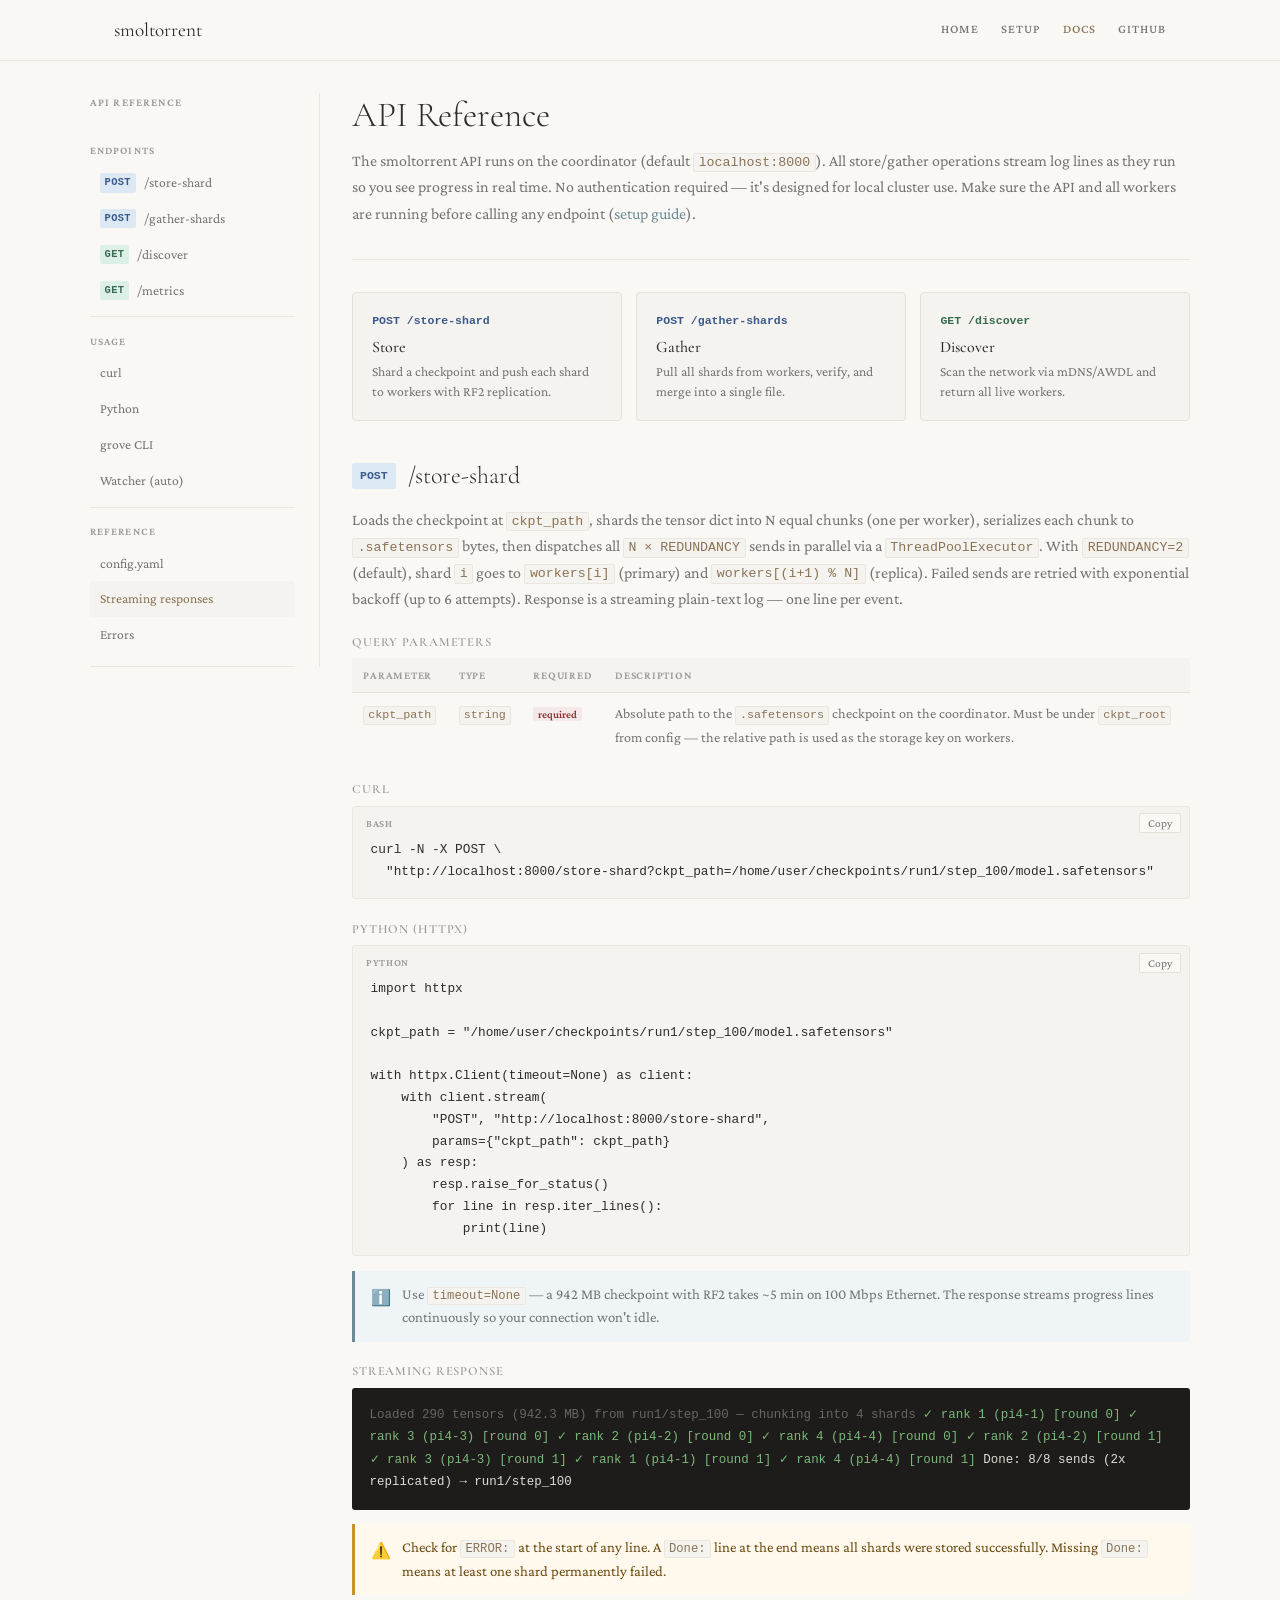
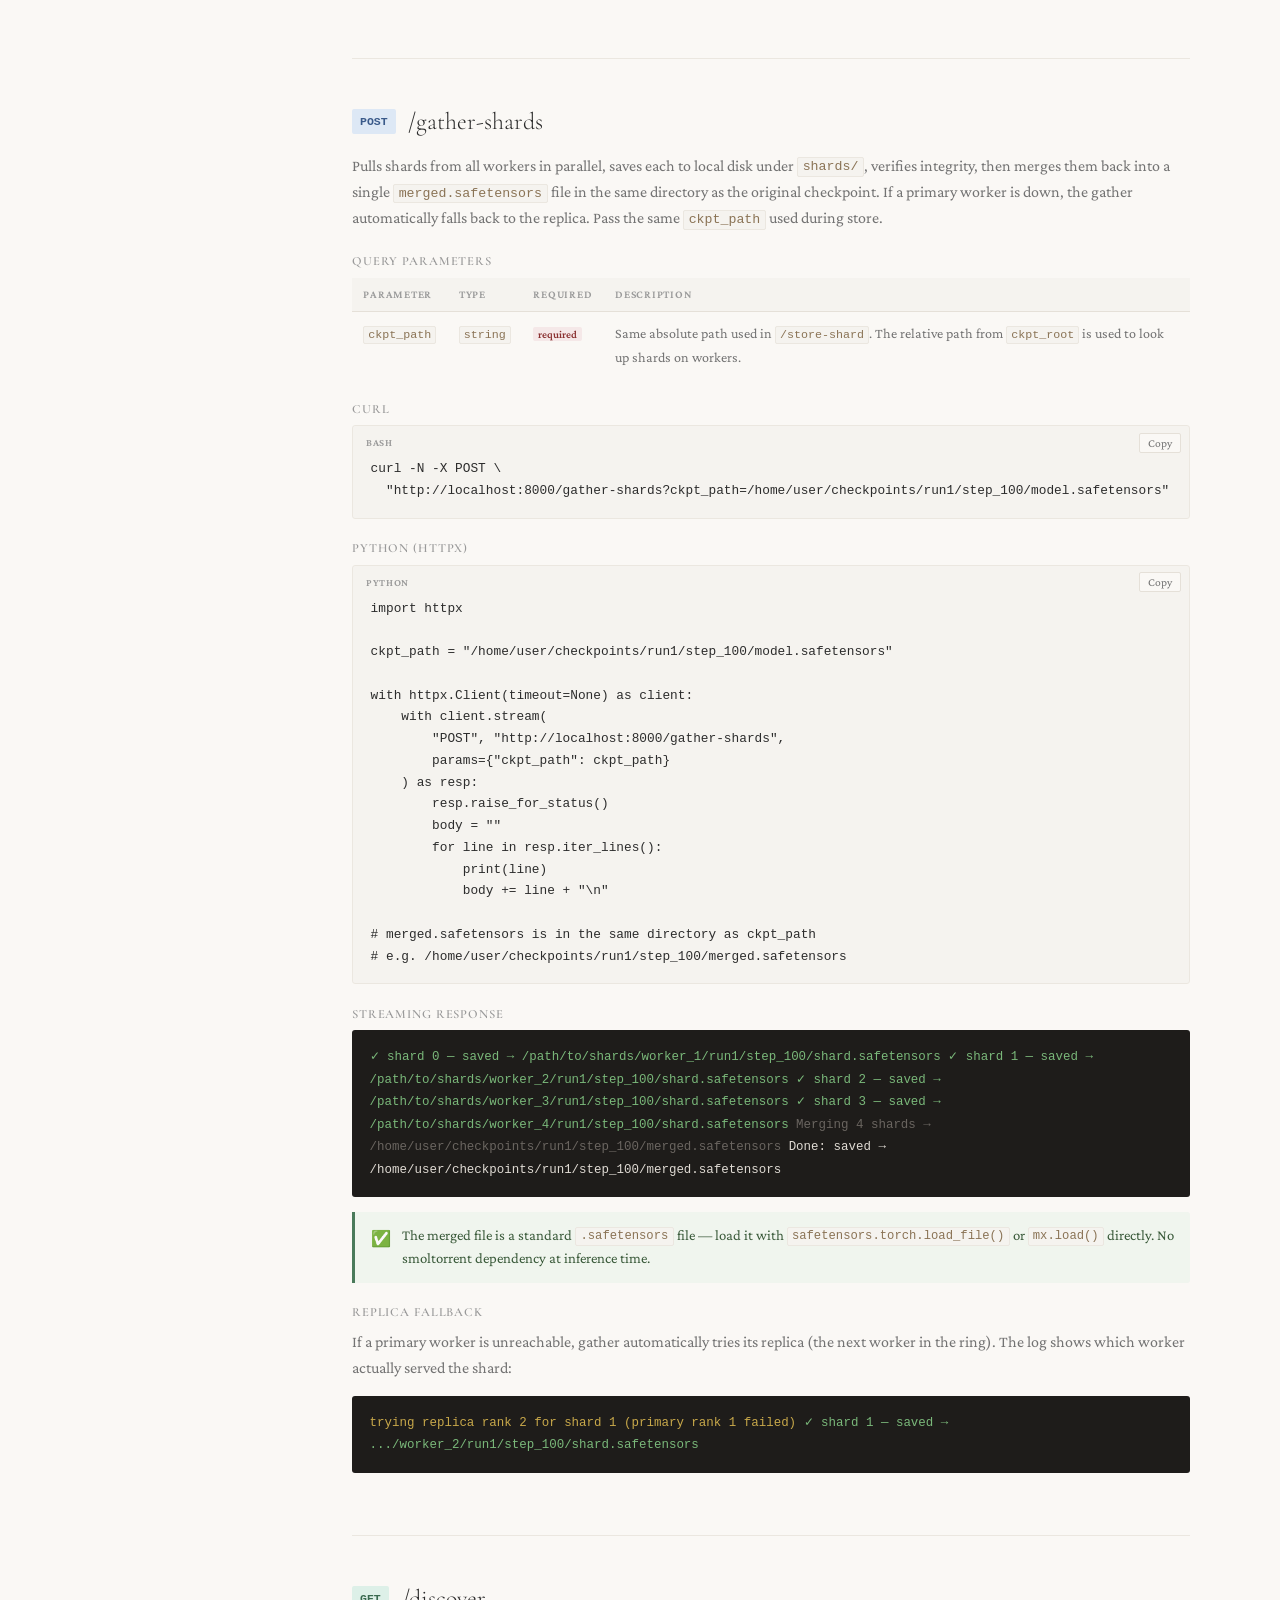
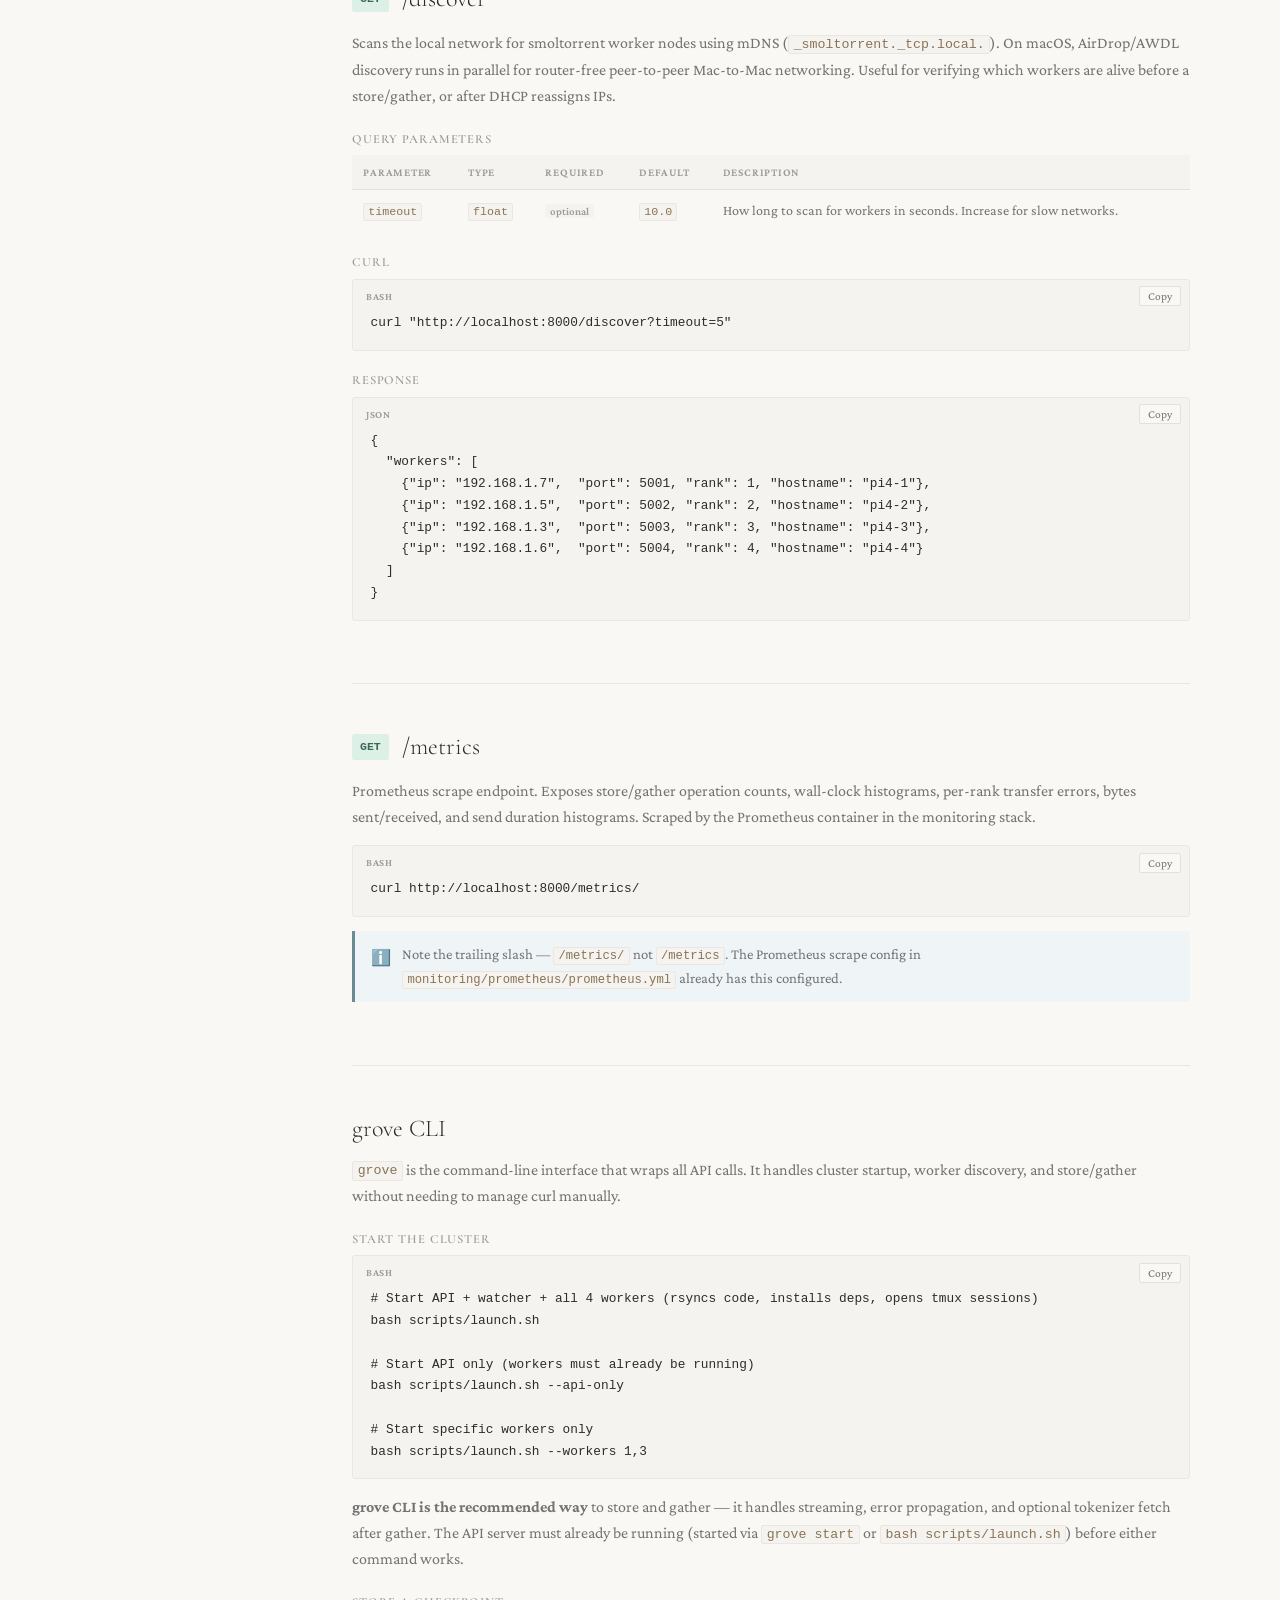
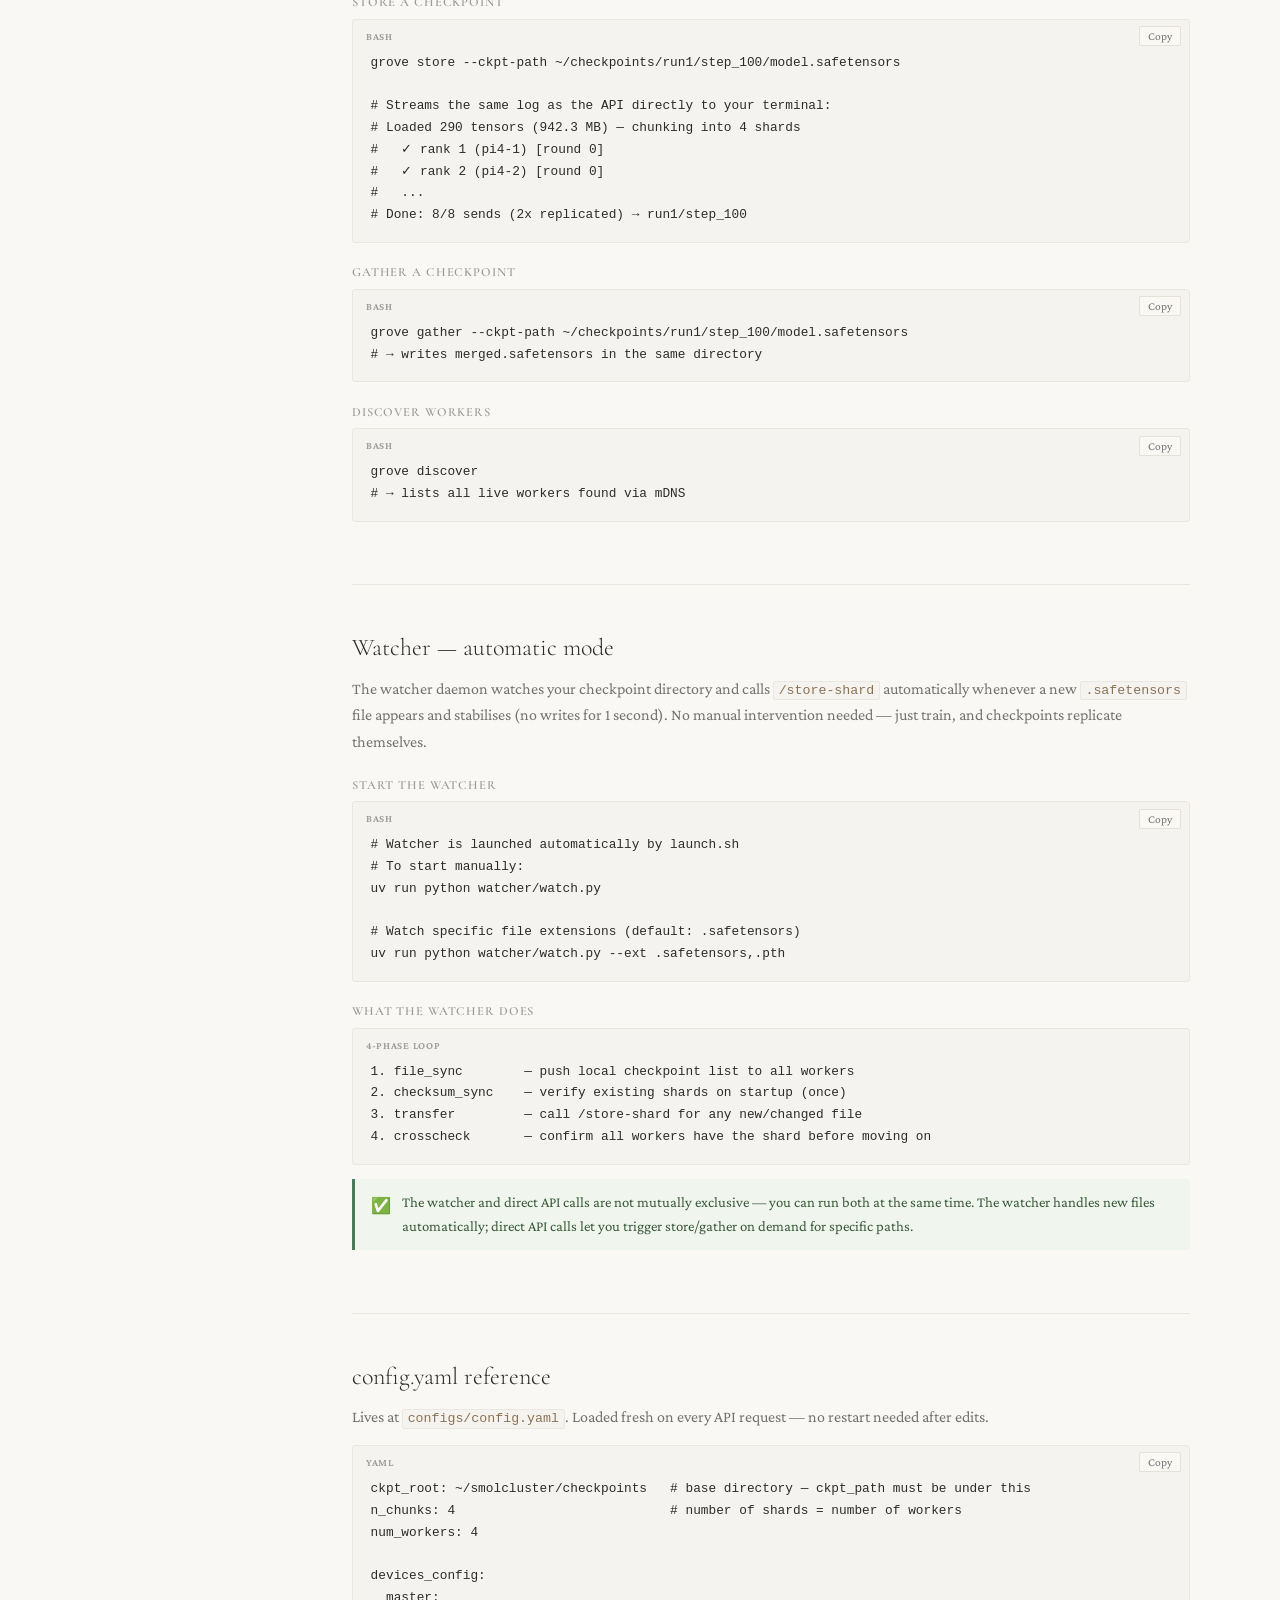
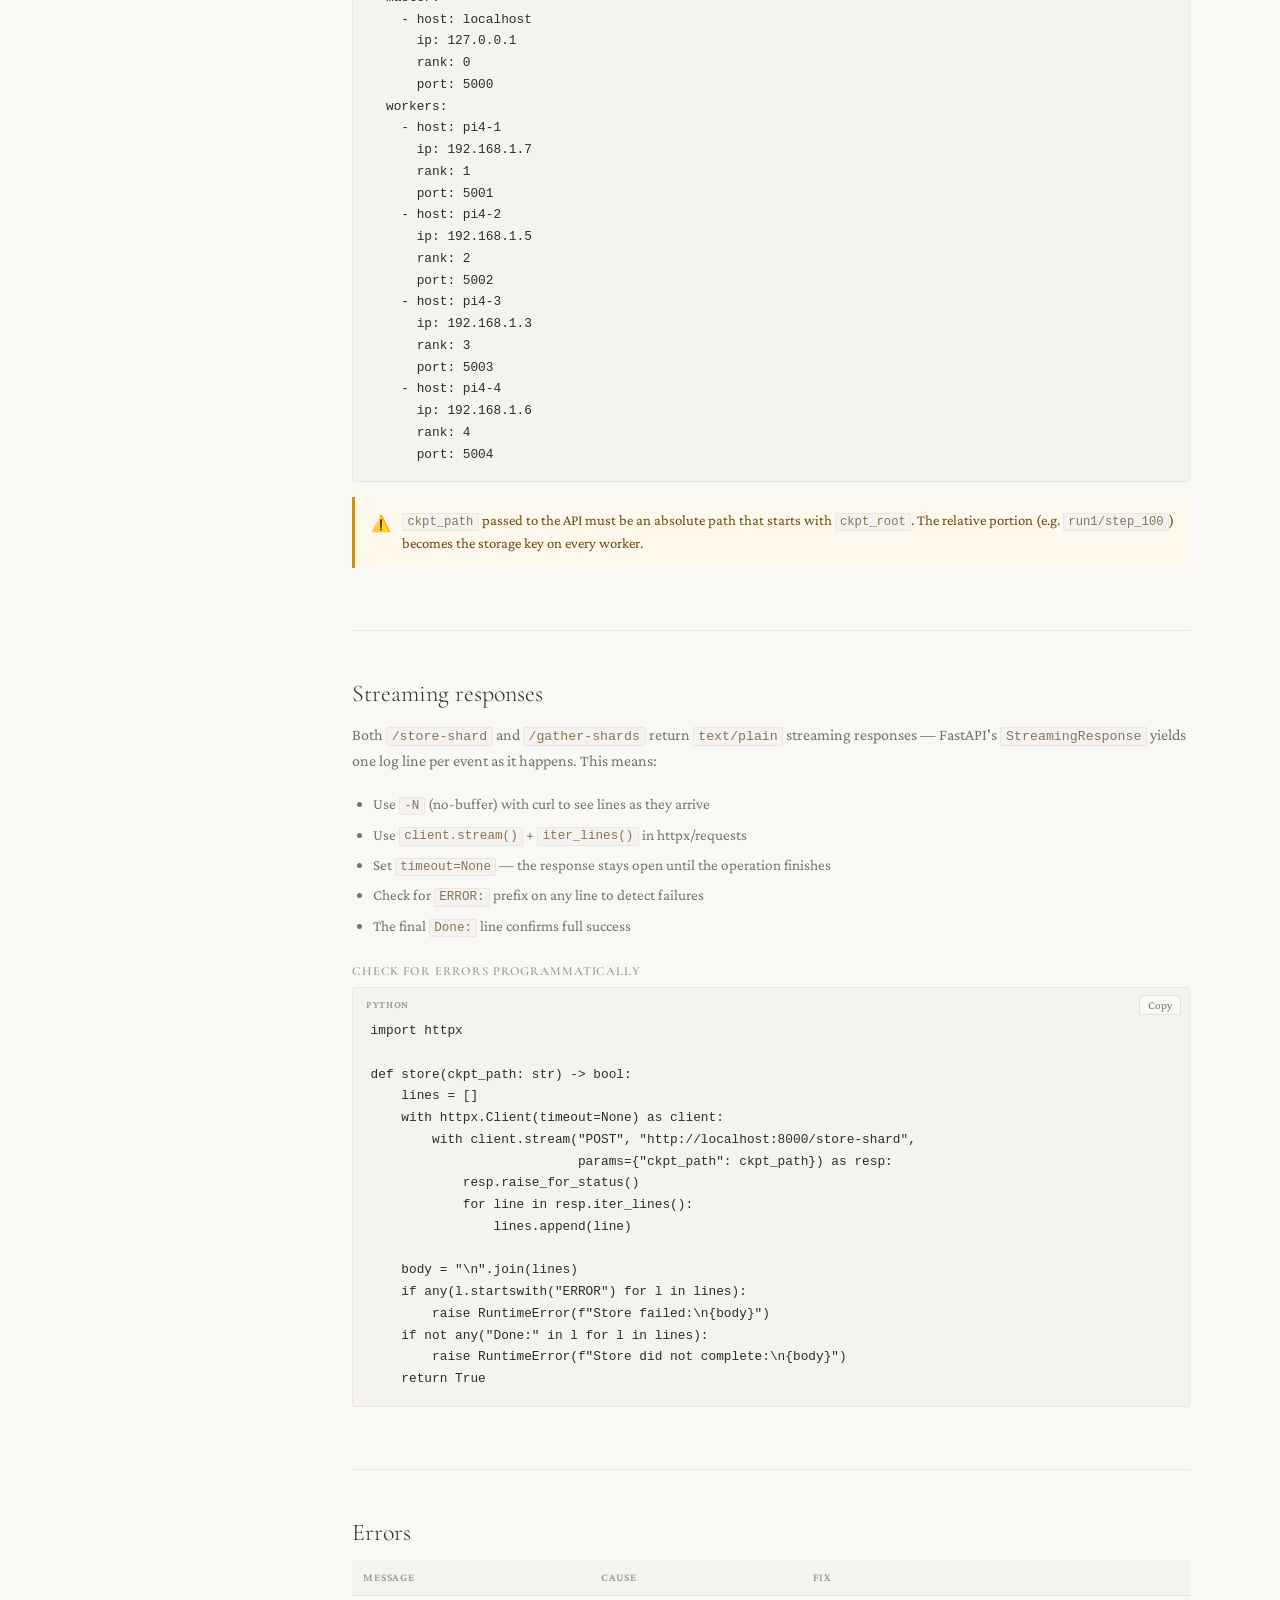
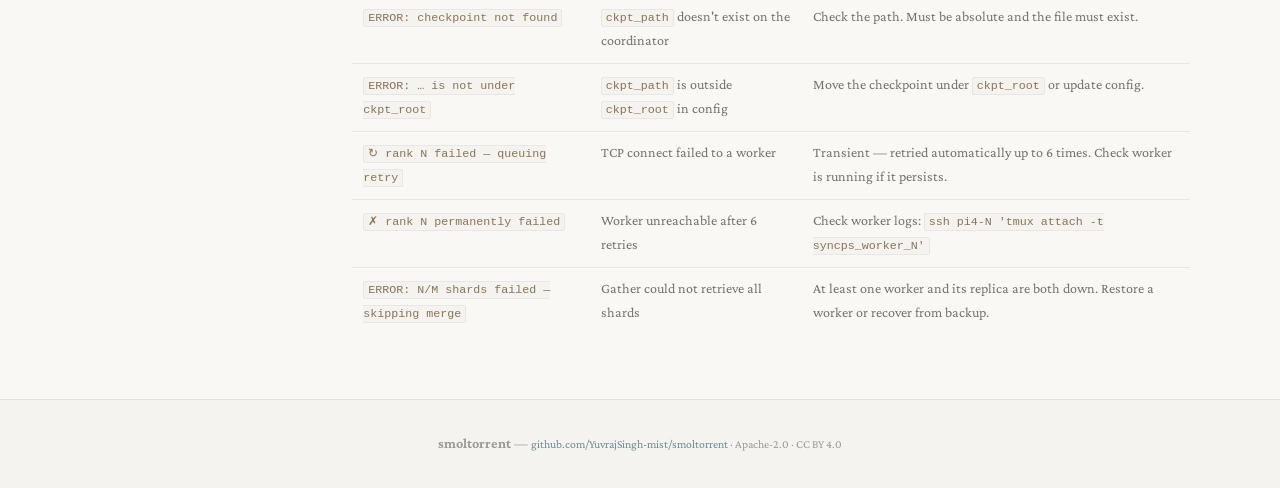
<file: docs/docs.html>
<!DOCTYPE html>
<html lang="en">
<head>
  <meta charset="UTF-8">
  <meta name="viewport" content="width=device-width, initial-scale=1.0">
  <title>smoltorrent — API Docs</title>
  <link rel="preconnect" href="https://fonts.googleapis.com">
  <link rel="preconnect" href="https://fonts.gstatic.com" crossorigin>
  <link href="https://fonts.googleapis.com/css2?family=Crimson+Pro:ital,wght@0,300;0,400;0,500;0,600;1,300;1,400&family=Cormorant+Garamond:ital,wght@0,300;0,400;0,500;1,300;1,400&display=swap" rel="stylesheet">
  <link rel="stylesheet" href="./static/css/fontawesome.all.min.css">
  <script defer src="./static/js/fontawesome.all.min.js"></script>
  <style>
    :root {
      --bg: #faf8f5;
      --bg-subtle: #f5f3ef;
      --text: #2c2c2c;
      --text-sec: #737373;
      --text-ter: #9a9a9a;
      --accent: #8a7355;
      --accent-lt: #a99478;
      --border: #e5e0d8;
      --border-lt: #ebe7e0;
      --link: #6b8a94;
      --green: #4a7a5a;
      --blue: #4a6a94;
    }

    *, *::before, *::after { box-sizing: border-box; margin: 0; padding: 0; }

    body {
      font-family: 'Crimson Pro', Georgia, serif;
      background: var(--bg);
      color: var(--text);
      font-size: 1.08rem;
      line-height: 1.7;
      min-height: 100vh;
      display: flex;
      flex-direction: column;
    }

    h1, h2, h3, h4 {
      font-family: 'Cormorant Garamond', Georgia, serif;
      font-weight: 300;
      line-height: 1.25;
    }

    a { color: var(--link); text-decoration: none; }
    a:hover { text-decoration: underline; }

    code {
      font-family: 'SFMono-Regular', Consolas, 'Liberation Mono', Menlo, monospace;
      font-size: 0.83em;
      background: var(--bg-subtle);
      border: 1px solid var(--border-lt);
      border-radius: 2px;
      padding: 0.1em 0.35em;
      color: var(--accent);
    }

    /* ── Nav ── */
    nav {
      position: sticky;
      top: 0;
      z-index: 100;
      background: var(--bg);
      border-bottom: 1px solid var(--border-lt);
      padding: 0.85rem 0;
    }
    .nav-inner {
      max-width: 1100px;
      margin: 0 auto;
      padding: 0 1.5rem;
      display: flex;
      align-items: center;
      justify-content: space-between;
    }
    .nav-title {
      font-family: 'Cormorant Garamond', Georgia, serif;
      font-weight: 400;
      font-size: 1.2rem;
      color: var(--text);
      text-decoration: none;
    }
    .nav-links { display: flex; gap: 1.4rem; align-items: center; }
    .nav-links a {
      font-size: 0.78rem;
      font-weight: 500;
      letter-spacing: 0.08em;
      text-transform: uppercase;
      color: var(--text-sec);
      text-decoration: none;
      transition: color 0.15s;
    }
    .nav-links a:hover, .nav-links a.active { color: var(--accent); }

    /* ── Layout ── */
    .page-shell { flex: 1; padding: 2rem 1.5rem 4rem; }
    .page-wrap {
      max-width: 1100px;
      margin: 0 auto;
      display: grid;
      gap: 2rem;
      grid-template-columns: 230px 1fr;
    }

    /* ── Sidebar ── */
    .sidebar {
      border-right: 1px solid var(--border-lt);
      padding-right: 1.5rem;
      height: fit-content;
      position: sticky;
      top: 70px;
    }
    .sidebar-title {
      font-size: 0.7rem;
      font-weight: 600;
      letter-spacing: 0.1em;
      text-transform: uppercase;
      color: var(--text-ter);
      margin-bottom: 1rem;
    }
    .sidebar-group {
      font-size: 0.68rem;
      font-weight: 600;
      letter-spacing: 0.1em;
      text-transform: uppercase;
      color: var(--text-ter);
      padding: 0.9rem 0 0.3rem;
      border-top: 1px solid var(--border-lt);
      margin-top: 0.5rem;
    }
    .sidebar-group:first-of-type { border-top: none; margin-top: 0; padding-top: 0; }
    .sidebar nav a {
      display: flex;
      align-items: center;
      gap: 0.5rem;
      padding: 0.4rem 0.6rem;
      border-radius: 3px;
      font-size: 0.85rem;
      color: var(--text-sec);
      text-decoration: none;
      transition: background 0.12s, color 0.12s;
    }
    .sidebar nav a:hover, .sidebar nav a.active {
      background: var(--bg-subtle);
      color: var(--accent);
      text-decoration: none;
    }

    /* Method badges */
    .method-badge {
      display: inline-block;
      font-family: 'SFMono-Regular', monospace;
      font-size: 0.65rem;
      font-weight: 700;
      letter-spacing: 0.03em;
      padding: 1px 5px;
      border-radius: 2px;
      flex-shrink: 0;
    }
    .method-post { background: #dde8f5; color: #3a5a8a; }
    .method-get  { background: #ddf0e8; color: #3a6a50; }

    /* ── Main ── */
    .docs-main { min-width: 0; }

    .page-title {
      font-size: 2.2rem;
      font-weight: 300;
      margin-bottom: 0.7rem;
    }
    .page-sub {
      font-size: 1rem;
      color: var(--text-sec);
      line-height: 1.65;
      margin-bottom: 2rem;
      padding-bottom: 2rem;
      border-bottom: 1px solid var(--border-lt);
    }

    /* ── Overview cards ── */
    .card-row {
      display: grid;
      grid-template-columns: 1fr 1fr 1fr;
      gap: 0.9rem;
      margin-bottom: 2.5rem;
    }
    .card {
      border: 1px solid var(--border);
      border-radius: 4px;
      padding: 1.1rem 1.2rem;
      background: var(--bg-subtle);
    }
    .card-ep {
      font-family: 'SFMono-Regular', monospace;
      font-size: 0.72rem;
      font-weight: 600;
      margin-bottom: 0.4rem;
    }
    .card h3 {
      font-size: 1rem;
      font-weight: 500;
      margin-bottom: 0.3rem;
      font-family: 'Cormorant Garamond', Georgia, serif;
    }
    .card p { font-size: 0.85rem; color: var(--text-sec); line-height: 1.5; }

    /* ── Doc sections ── */
    .doc-section {
      margin-bottom: 3rem;
      padding-bottom: 3rem;
      border-bottom: 1px solid var(--border-lt);
    }
    .doc-section:last-child { border-bottom: none; margin-bottom: 0; padding-bottom: 0; }

    .section-header {
      display: flex;
      align-items: center;
      gap: 0.8rem;
      margin-bottom: 1rem;
    }
    .endpoint-badge {
      font-family: 'SFMono-Regular', monospace;
      font-size: 0.72rem;
      font-weight: 700;
      padding: 3px 8px;
      border-radius: 2px;
      flex-shrink: 0;
    }
    .ep-post { background: #dde8f5; color: #3a5a8a; }
    .ep-get  { background: #ddf0e8; color: #3a6a50; }

    h2.ep-title {
      font-size: 1.5rem;
      font-weight: 300;
    }

    p.desc {
      font-size: 1rem;
      line-height: 1.65;
      color: var(--text-sec);
      margin-bottom: 0.9rem;
    }

    h3.sub {
      font-size: 0.78rem;
      font-weight: 600;
      letter-spacing: 0.07em;
      text-transform: uppercase;
      color: var(--text-ter);
      margin: 1.4rem 0 0.5rem;
    }

    /* ── Code blocks ── */
    .code-block {
      position: relative;
      background: var(--bg-subtle);
      border: 1px solid var(--border-lt);
      border-radius: 3px;
      margin: 0.5rem 0 0.9rem;
      overflow: hidden;
    }
    .code-block pre {
      padding: 1rem 1.1rem;
      font-family: 'SFMono-Regular', Consolas, 'Liberation Mono', Menlo, monospace;
      font-size: 0.8rem;
      line-height: 1.7;
      color: var(--text);
      overflow-x: auto;
      white-space: pre;
    }
    .code-label {
      position: absolute;
      top: 0.5rem;
      left: 0.8rem;
      font-size: 0.65rem;
      font-weight: 600;
      letter-spacing: 0.07em;
      text-transform: uppercase;
      color: var(--text-ter);
    }
    .copy-btn {
      position: absolute;
      top: 0.4rem;
      right: 0.5rem;
      background: var(--bg);
      border: 1px solid var(--border);
      border-radius: 2px;
      padding: 3px 8px;
      font-family: 'Crimson Pro', Georgia, serif;
      font-size: 0.72rem;
      color: var(--text-sec);
      cursor: pointer;
      transition: background 0.12s;
    }
    .copy-btn:hover { background: var(--border-lt); color: var(--text); }
    .has-label pre { padding-top: 2rem; }

    /* ── Param table ── */
    table.params {
      width: 100%;
      border-collapse: collapse;
      font-size: 0.88rem;
      margin: 0.5rem 0 1rem;
    }
    table.params th {
      text-align: left;
      font-size: 0.7rem;
      font-weight: 600;
      letter-spacing: 0.07em;
      text-transform: uppercase;
      color: var(--text-ter);
      padding: 0.45rem 0.7rem;
      border-bottom: 1px solid var(--border);
      background: var(--bg-subtle);
    }
    table.params td {
      padding: 0.6rem 0.7rem;
      border-bottom: 1px solid var(--border-lt);
      color: var(--text-sec);
      vertical-align: top;
    }
    table.params tr:last-child td { border-bottom: none; }

    .req-tag {
      background: #f5e8e8;
      color: #8a3030;
      font-size: 0.68rem;
      font-weight: 600;
      padding: 1px 5px;
      border-radius: 2px;
    }
    .opt-tag {
      background: var(--bg-subtle);
      color: var(--text-ter);
      font-size: 0.68rem;
      font-weight: 600;
      padding: 1px 5px;
      border-radius: 2px;
    }

    /* ── Callouts ── */
    .callout {
      display: flex;
      gap: 0.7rem;
      align-items: flex-start;
      padding: 0.75rem 1rem;
      border-radius: 0 3px 3px 0;
      margin: 0.9rem 0;
      font-size: 0.92rem;
      line-height: 1.6;
    }
    .callout.info { background: #eff4f6; border-left: 3px solid var(--link); color: var(--text-sec); }
    .callout.warn { background: #fff8ed; border-left: 3px solid #c8922a; color: #6a4a10; }
    .callout.tip  { background: #f0f5ee; border-left: 3px solid var(--green); color: #3a5a3a; }
    .callout .icon { font-size: 1rem; flex-shrink: 0; margin-top: 2px; }

    /* ── Stream output ── */
    .stream-output {
      background: #1e1c1a;
      border-radius: 3px;
      padding: 1rem 1.1rem;
      font-family: 'SFMono-Regular', Consolas, monospace;
      font-size: 0.78rem;
      line-height: 1.8;
      margin: 0.5rem 0 0.9rem;
      overflow-x: auto;
    }
    .so-dim    { color: #6a6560; }
    .so-green  { color: #7ab87a; }
    .so-yellow { color: #c8a84a; }
    .so-red    { color: #c07060; }
    .so-white  { color: #e0dbd4; }

    /* ── Error table ── */
    table.err-table {
      width: 100%;
      border-collapse: collapse;
      font-size: 0.88rem;
    }
    table.err-table th {
      font-size: 0.7rem;
      font-weight: 600;
      letter-spacing: 0.07em;
      text-transform: uppercase;
      color: var(--text-ter);
      background: var(--bg-subtle);
      padding: 0.45rem 0.7rem;
      border-bottom: 1px solid var(--border);
      text-align: left;
    }
    table.err-table td {
      padding: 0.6rem 0.7rem;
      border-bottom: 1px solid var(--border-lt);
      color: var(--text-sec);
      vertical-align: top;
    }
    table.err-table tr:last-child td { border-bottom: none; }

    /* ── Footer ── */
    footer {
      background: var(--bg-subtle);
      border-top: 1px solid var(--border);
      padding: 2rem 0;
      text-align: center;
    }
    footer p { font-size: 0.88rem; color: var(--text-ter); }
    footer a { color: var(--link); }

    @media (max-width: 820px) {
      .page-wrap { grid-template-columns: 1fr; }
      .sidebar { position: static; border-right: none; border-bottom: 1px solid var(--border-lt); padding-right: 0; padding-bottom: 1rem; }
      .card-row { grid-template-columns: 1fr; }
    }
  </style>
</head>
<body>

<!-- ── Nav ── -->
<nav>
  <div class="nav-inner">
    <a class="nav-title" href="./index.html">smoltorrent</a>
    <div class="nav-links">
      <a href="./index.html">Home</a>
      <a href="./setup.html">Setup</a>
      <a href="./docs.html" class="active">Docs</a>
      <a href="https://github.com/YuvrajSingh-mist/smoltorrent" target="_blank" rel="noopener noreferrer">GitHub</a>
    </div>
  </div>
</nav>

<div class="page-shell">
  <div class="page-wrap">

    <!-- ── Sidebar ── -->
    <aside class="sidebar">
      <div class="sidebar-title">API Reference</div>
      <nav>
        <div class="sidebar-group">Endpoints</div>
        <a href="#store-shard"><span class="method-badge method-post">POST</span> /store-shard</a>
        <a href="#gather-shards"><span class="method-badge method-post">POST</span> /gather-shards</a>
        <a href="#discover"><span class="method-badge method-get">GET</span> /discover</a>
        <a href="#metrics"><span class="method-badge method-get">GET</span> /metrics</a>

        <div class="sidebar-group">Usage</div>
        <a href="#curl">curl</a>
        <a href="#python">Python</a>
        <a href="#grove">grove CLI</a>
        <a href="#watcher">Watcher (auto)</a>

        <div class="sidebar-group">Reference</div>
        <a href="#config">config.yaml</a>
        <a href="#streaming">Streaming responses</a>
        <a href="#errors">Errors</a>
      </nav>
    </aside>

    <!-- ── Main ── -->
    <main class="docs-main">

      <h2 class="page-title">API Reference</h2>
      <p class="page-sub">
        The smoltorrent API runs on the coordinator (default <code>localhost:8000</code>).
        All store/gather operations stream log lines as they run so you see progress in real time.
        No authentication required — it's designed for local cluster use.
        Make sure the API and all workers are running before calling any endpoint (<a href="./setup.html">setup guide</a>).
      </p>

      <!-- Overview cards -->
      <div class="card-row">
        <div class="card">
          <div class="card-ep" style="color: #3a5a8a;">POST /store-shard</div>
          <h3>Store</h3>
          <p>Shard a checkpoint and push each shard to workers with RF2 replication.</p>
        </div>
        <div class="card">
          <div class="card-ep" style="color: #3a5a8a;">POST /gather-shards</div>
          <h3>Gather</h3>
          <p>Pull all shards from workers, verify, and merge into a single file.</p>
        </div>
        <div class="card">
          <div class="card-ep" style="color: #3a6a50;">GET /discover</div>
          <h3>Discover</h3>
          <p>Scan the network via mDNS/AWDL and return all live workers.</p>
        </div>
      </div>

      <!-- ── POST /store-shard ── -->
      <div class="doc-section" id="store-shard">
        <div class="section-header">
          <span class="endpoint-badge ep-post">POST</span>
          <h2 class="ep-title">/store-shard</h2>
        </div>

        <p class="desc">
          Loads the checkpoint at <code>ckpt_path</code>, shards the tensor dict into N equal chunks
          (one per worker), serializes each chunk to <code>.safetensors</code> bytes, then dispatches
          all <code>N × REDUNDANCY</code> sends in parallel via a <code>ThreadPoolExecutor</code>.
          With <code>REDUNDANCY=2</code> (default), shard <code>i</code> goes to
          <code>workers[i]</code> (primary) and <code>workers[(i+1) % N]</code> (replica).
          Failed sends are retried with exponential backoff (up to 6 attempts).
          Response is a streaming plain-text log — one line per event.
        </p>

        <h3 class="sub">Query parameters</h3>
        <table class="params">
          <thead><tr><th>Parameter</th><th>Type</th><th>Required</th><th>Description</th></tr></thead>
          <tbody>
            <tr>
              <td><code>ckpt_path</code></td>
              <td><code>string</code></td>
              <td><span class="req-tag">required</span></td>
              <td>Absolute path to the <code>.safetensors</code> checkpoint on the coordinator. Must be under <code>ckpt_root</code> from config — the relative path is used as the storage key on workers.</td>
            </tr>
          </tbody>
        </table>

        <h3 class="sub" id="curl">curl</h3>
        <div class="code-block has-label">
          <span class="code-label">bash</span>
          <button class="copy-btn" onclick="copyCode(this)">Copy</button>
          <pre>curl -N -X POST \
  "http://localhost:8000/store-shard?ckpt_path=/home/user/checkpoints/run1/step_100/model.safetensors"</pre>
        </div>

        <h3 class="sub" id="python">Python (httpx)</h3>
        <div class="code-block has-label">
          <span class="code-label">python</span>
          <button class="copy-btn" onclick="copyCode(this)">Copy</button>
          <pre>import httpx

ckpt_path = "/home/user/checkpoints/run1/step_100/model.safetensors"

with httpx.Client(timeout=None) as client:
    with client.stream(
        "POST", "http://localhost:8000/store-shard",
        params={"ckpt_path": ckpt_path}
    ) as resp:
        resp.raise_for_status()
        for line in resp.iter_lines():
            print(line)</pre>
        </div>

        <div class="callout info">
          <span class="icon">ℹ️</span>
          <span>Use <code>timeout=None</code> — a 942 MB checkpoint with RF2 takes ~5 min on 100 Mbps Ethernet.
          The response streams progress lines continuously so your connection won't idle.</span>
        </div>

        <h3 class="sub">Streaming response</h3>
        <div class="stream-output">
<span class="so-dim">Loaded 290 tensors (942.3 MB) from run1/step_100 — chunking into 4 shards</span>
<span class="so-green">  ✓ rank 1 (pi4-1) [round 0]</span>
<span class="so-green">  ✓ rank 3 (pi4-3) [round 0]</span>
<span class="so-green">  ✓ rank 2 (pi4-2) [round 0]</span>
<span class="so-green">  ✓ rank 4 (pi4-4) [round 0]</span>
<span class="so-green">  ✓ rank 2 (pi4-2) [round 1]</span>
<span class="so-green">  ✓ rank 3 (pi4-3) [round 1]</span>
<span class="so-green">  ✓ rank 1 (pi4-1) [round 1]</span>
<span class="so-green">  ✓ rank 4 (pi4-4) [round 1]</span>
<span class="so-white">Done: 8/8 sends (2x replicated) → run1/step_100</span>
        </div>

        <div class="callout warn">
          <span class="icon">⚠️</span>
          <span>Check for <code>ERROR:</code> at the start of any line. A <code>Done:</code> line at the end means all shards were stored successfully. Missing <code>Done:</code> means at least one shard permanently failed.</span>
        </div>
      </div>

      <!-- ── POST /gather-shards ── -->
      <div class="doc-section" id="gather-shards">
        <div class="section-header">
          <span class="endpoint-badge ep-post">POST</span>
          <h2 class="ep-title">/gather-shards</h2>
        </div>

        <p class="desc">
          Pulls shards from all workers in parallel, saves each to local disk under
          <code>shards/</code>, verifies integrity, then merges them back into a single
          <code>merged.safetensors</code> file in the same directory as the original checkpoint.
          If a primary worker is down, the gather automatically falls back to the replica.
          Pass the same <code>ckpt_path</code> used during store.
        </p>

        <h3 class="sub">Query parameters</h3>
        <table class="params">
          <thead><tr><th>Parameter</th><th>Type</th><th>Required</th><th>Description</th></tr></thead>
          <tbody>
            <tr>
              <td><code>ckpt_path</code></td>
              <td><code>string</code></td>
              <td><span class="req-tag">required</span></td>
              <td>Same absolute path used in <code>/store-shard</code>. The relative path from <code>ckpt_root</code> is used to look up shards on workers.</td>
            </tr>
          </tbody>
        </table>

        <h3 class="sub">curl</h3>
        <div class="code-block has-label">
          <span class="code-label">bash</span>
          <button class="copy-btn" onclick="copyCode(this)">Copy</button>
          <pre>curl -N -X POST \
  "http://localhost:8000/gather-shards?ckpt_path=/home/user/checkpoints/run1/step_100/model.safetensors"</pre>
        </div>

        <h3 class="sub">Python (httpx)</h3>
        <div class="code-block has-label">
          <span class="code-label">python</span>
          <button class="copy-btn" onclick="copyCode(this)">Copy</button>
          <pre>import httpx

ckpt_path = "/home/user/checkpoints/run1/step_100/model.safetensors"

with httpx.Client(timeout=None) as client:
    with client.stream(
        "POST", "http://localhost:8000/gather-shards",
        params={"ckpt_path": ckpt_path}
    ) as resp:
        resp.raise_for_status()
        body = ""
        for line in resp.iter_lines():
            print(line)
            body += line + "\n"

# merged.safetensors is in the same directory as ckpt_path
# e.g. /home/user/checkpoints/run1/step_100/merged.safetensors</pre>
        </div>

        <h3 class="sub">Streaming response</h3>
        <div class="stream-output">
<span class="so-green">  ✓ shard 0 — saved → /path/to/shards/worker_1/run1/step_100/shard.safetensors</span>
<span class="so-green">  ✓ shard 1 — saved → /path/to/shards/worker_2/run1/step_100/shard.safetensors</span>
<span class="so-green">  ✓ shard 2 — saved → /path/to/shards/worker_3/run1/step_100/shard.safetensors</span>
<span class="so-green">  ✓ shard 3 — saved → /path/to/shards/worker_4/run1/step_100/shard.safetensors</span>
<span class="so-dim">Merging 4 shards → /home/user/checkpoints/run1/step_100/merged.safetensors</span>
<span class="so-white">Done: saved → /home/user/checkpoints/run1/step_100/merged.safetensors</span>
        </div>

        <div class="callout tip">
          <span class="icon">✅</span>
          <span>The merged file is a standard <code>.safetensors</code> file — load it with
          <code>safetensors.torch.load_file()</code> or <code>mx.load()</code> directly. No smoltorrent dependency at inference time.</span>
        </div>

        <h3 class="sub">Replica fallback</h3>
        <p class="desc">If a primary worker is unreachable, gather automatically tries its replica (the next worker in the ring). The log shows which worker actually served the shard:</p>
        <div class="stream-output">
<span class="so-yellow">  trying replica rank 2 for shard 1 (primary rank 1 failed)</span>
<span class="so-green">  ✓ shard 1 — saved → .../worker_2/run1/step_100/shard.safetensors</span>
        </div>
      </div>

      <!-- ── GET /discover ── -->
      <div class="doc-section" id="discover">
        <div class="section-header">
          <span class="endpoint-badge ep-get">GET</span>
          <h2 class="ep-title">/discover</h2>
        </div>

        <p class="desc">
          Scans the local network for smoltorrent worker nodes using mDNS
          (<code>_smoltorrent._tcp.local.</code>). On macOS, AirDrop/AWDL discovery runs in
          parallel for router-free peer-to-peer Mac-to-Mac networking.
          Useful for verifying which workers are alive before a store/gather, or after DHCP reassigns IPs.
        </p>

        <h3 class="sub">Query parameters</h3>
        <table class="params">
          <thead><tr><th>Parameter</th><th>Type</th><th>Required</th><th>Default</th><th>Description</th></tr></thead>
          <tbody>
            <tr>
              <td><code>timeout</code></td>
              <td><code>float</code></td>
              <td><span class="opt-tag">optional</span></td>
              <td><code>10.0</code></td>
              <td>How long to scan for workers in seconds. Increase for slow networks.</td>
            </tr>
          </tbody>
        </table>

        <h3 class="sub">curl</h3>
        <div class="code-block has-label">
          <span class="code-label">bash</span>
          <button class="copy-btn" onclick="copyCode(this)">Copy</button>
          <pre>curl "http://localhost:8000/discover?timeout=5"</pre>
        </div>

        <h3 class="sub">Response</h3>
        <div class="code-block has-label">
          <span class="code-label">json</span>
          <button class="copy-btn" onclick="copyCode(this)">Copy</button>
          <pre>{
  "workers": [
    {"ip": "192.168.1.7",  "port": 5001, "rank": 1, "hostname": "pi4-1"},
    {"ip": "192.168.1.5",  "port": 5002, "rank": 2, "hostname": "pi4-2"},
    {"ip": "192.168.1.3",  "port": 5003, "rank": 3, "hostname": "pi4-3"},
    {"ip": "192.168.1.6",  "port": 5004, "rank": 4, "hostname": "pi4-4"}
  ]
}</pre>
        </div>
      </div>

      <!-- ── GET /metrics ── -->
      <div class="doc-section" id="metrics">
        <div class="section-header">
          <span class="endpoint-badge ep-get">GET</span>
          <h2 class="ep-title">/metrics</h2>
        </div>
        <p class="desc">Prometheus scrape endpoint. Exposes store/gather operation counts, wall-clock histograms, per-rank transfer errors, bytes sent/received, and send duration histograms. Scraped by the Prometheus container in the monitoring stack.</p>
        <div class="code-block has-label">
          <span class="code-label">bash</span>
          <button class="copy-btn" onclick="copyCode(this)">Copy</button>
          <pre>curl http://localhost:8000/metrics/</pre>
        </div>
        <div class="callout info">
          <span class="icon">ℹ️</span>
          <span>Note the trailing slash — <code>/metrics/</code> not <code>/metrics</code>. The Prometheus scrape config in <code>monitoring/prometheus/prometheus.yml</code> already has this configured.</span>
        </div>
      </div>

      <!-- ── grove CLI ── -->
      <div class="doc-section" id="grove">
        <h2 class="ep-title" style="margin-bottom:0.8rem;">grove CLI</h2>
        <p class="desc">
          <code>grove</code> is the command-line interface that wraps all API calls. It handles cluster startup, worker discovery, and store/gather without needing to manage curl manually.
        </p>

        <h3 class="sub">Start the cluster</h3>
        <div class="code-block has-label">
          <span class="code-label">bash</span>
          <button class="copy-btn" onclick="copyCode(this)">Copy</button>
          <pre># Start API + watcher + all 4 workers (rsyncs code, installs deps, opens tmux sessions)
bash scripts/launch.sh

# Start API only (workers must already be running)
bash scripts/launch.sh --api-only

# Start specific workers only
bash scripts/launch.sh --workers 1,3</pre>
        </div>

        <p class="desc">
          <strong>grove CLI is the recommended way</strong> to store and gather — it handles streaming, error propagation, and optional tokenizer fetch after gather. The API server must already be running (started via <code>grove start</code> or <code>bash scripts/launch.sh</code>) before either command works.
        </p>

        <h3 class="sub">Store a checkpoint</h3>
        <div class="code-block has-label">
          <span class="code-label">bash</span>
          <button class="copy-btn" onclick="copyCode(this)">Copy</button>
          <pre>grove store --ckpt-path ~/checkpoints/run1/step_100/model.safetensors

# Streams the same log as the API directly to your terminal:
# Loaded 290 tensors (942.3 MB) — chunking into 4 shards
#   ✓ rank 1 (pi4-1) [round 0]
#   ✓ rank 2 (pi4-2) [round 0]
#   ...
# Done: 8/8 sends (2x replicated) → run1/step_100</pre>
        </div>

        <h3 class="sub">Gather a checkpoint</h3>
        <div class="code-block has-label">
          <span class="code-label">bash</span>
          <button class="copy-btn" onclick="copyCode(this)">Copy</button>
          <pre>grove gather --ckpt-path ~/checkpoints/run1/step_100/model.safetensors
# → writes merged.safetensors in the same directory</pre>
        </div>

        <h3 class="sub">Discover workers</h3>
        <div class="code-block has-label">
          <span class="code-label">bash</span>
          <button class="copy-btn" onclick="copyCode(this)">Copy</button>
          <pre>grove discover
# → lists all live workers found via mDNS</pre>
        </div>
      </div>

      <!-- ── Watcher ── -->
      <div class="doc-section" id="watcher">
        <h2 class="ep-title" style="margin-bottom:0.8rem;">Watcher — automatic mode</h2>
        <p class="desc">
          The watcher daemon watches your checkpoint directory and calls <code>/store-shard</code>
          automatically whenever a new <code>.safetensors</code> file appears and stabilises (no
          writes for 1 second). No manual intervention needed — just train, and checkpoints
          replicate themselves.
        </p>

        <h3 class="sub">Start the watcher</h3>
        <div class="code-block has-label">
          <span class="code-label">bash</span>
          <button class="copy-btn" onclick="copyCode(this)">Copy</button>
          <pre># Watcher is launched automatically by launch.sh
# To start manually:
uv run python watcher/watch.py

# Watch specific file extensions (default: .safetensors)
uv run python watcher/watch.py --ext .safetensors,.pth</pre>
        </div>

        <h3 class="sub">What the watcher does</h3>
        <div class="code-block has-label">
          <span class="code-label">4-phase loop</span>
          <pre>1. file_sync        — push local checkpoint list to all workers
2. checksum_sync    — verify existing shards on startup (once)
3. transfer         — call /store-shard for any new/changed file
4. crosscheck       — confirm all workers have the shard before moving on</pre>
        </div>

        <div class="callout tip">
          <span class="icon">✅</span>
          <span>The watcher and direct API calls are not mutually exclusive — you can run both at the same time. The watcher handles new files automatically; direct API calls let you trigger store/gather on demand for specific paths.</span>
        </div>
      </div>

      <!-- ── config.yaml ── -->
      <div class="doc-section" id="config">
        <h2 class="ep-title" style="margin-bottom:0.8rem;">config.yaml reference</h2>
        <p class="desc">Lives at <a href="./setup.html#clone"><code>configs/config.yaml</code></a>. Loaded fresh on every API request — no restart needed after edits.</p>
        <div class="code-block has-label">
          <span class="code-label">yaml</span>
          <button class="copy-btn" onclick="copyCode(this)">Copy</button>
          <pre>ckpt_root: ~/smolcluster/checkpoints   # base directory — ckpt_path must be under this
n_chunks: 4                            # number of shards = number of workers
num_workers: 4

devices_config:
  master:
    - host: localhost
      ip: 127.0.0.1
      rank: 0
      port: 5000
  workers:
    - host: pi4-1
      ip: 192.168.1.7
      rank: 1
      port: 5001
    - host: pi4-2
      ip: 192.168.1.5
      rank: 2
      port: 5002
    - host: pi4-3
      ip: 192.168.1.3
      rank: 3
      port: 5003
    - host: pi4-4
      ip: 192.168.1.6
      rank: 4
      port: 5004</pre>
        </div>
        <div class="callout warn">
          <span class="icon">⚠️</span>
          <span><code>ckpt_path</code> passed to the API must be an absolute path that starts with <code>ckpt_root</code>. The relative portion (e.g. <code>run1/step_100</code>) becomes the storage key on every worker.</span>
        </div>
      </div>

      <!-- ── Streaming responses ── -->
      <div class="doc-section" id="streaming">
        <h2 class="ep-title" style="margin-bottom:0.8rem;">Streaming responses</h2>
        <p class="desc">
          Both <code>/store-shard</code> and <code>/gather-shards</code> return
          <code>text/plain</code> streaming responses — FastAPI's <code>StreamingResponse</code>
          yields one log line per event as it happens. This means:
        </p>
        <ul style="font-size:0.95rem; color:var(--text-sec); line-height:2; padding-left:1.3rem; margin-bottom:1rem;">
          <li>Use <code>-N</code> (no-buffer) with curl to see lines as they arrive</li>
          <li>Use <code>client.stream()</code> + <code>iter_lines()</code> in httpx/requests</li>
          <li>Set <code>timeout=None</code> — the response stays open until the operation finishes</li>
          <li>Check for <code>ERROR:</code> prefix on any line to detect failures</li>
          <li>The final <code>Done:</code> line confirms full success</li>
        </ul>

        <h3 class="sub">Check for errors programmatically</h3>
        <div class="code-block has-label">
          <span class="code-label">python</span>
          <button class="copy-btn" onclick="copyCode(this)">Copy</button>
          <pre>import httpx

def store(ckpt_path: str) -> bool:
    lines = []
    with httpx.Client(timeout=None) as client:
        with client.stream("POST", "http://localhost:8000/store-shard",
                           params={"ckpt_path": ckpt_path}) as resp:
            resp.raise_for_status()
            for line in resp.iter_lines():
                lines.append(line)

    body = "\n".join(lines)
    if any(l.startswith("ERROR") for l in lines):
        raise RuntimeError(f"Store failed:\n{body}")
    if not any("Done:" in l for l in lines):
        raise RuntimeError(f"Store did not complete:\n{body}")
    return True</pre>
        </div>
      </div>

      <!-- ── Errors ── -->
      <div class="doc-section" id="errors">
        <h2 class="ep-title" style="margin-bottom:0.8rem;">Errors</h2>
        <table class="err-table">
          <thead><tr><th>Message</th><th>Cause</th><th>Fix</th></tr></thead>
          <tbody>
            <tr>
              <td><code>ERROR: checkpoint not found</code></td>
              <td><code>ckpt_path</code> doesn't exist on the coordinator</td>
              <td>Check the path. Must be absolute and the file must exist.</td>
            </tr>
            <tr>
              <td><code>ERROR: … is not under ckpt_root</code></td>
              <td><code>ckpt_path</code> is outside <code>ckpt_root</code> in config</td>
              <td>Move the checkpoint under <code>ckpt_root</code> or update config.</td>
            </tr>
            <tr>
              <td><code>↻ rank N failed — queuing retry</code></td>
              <td>TCP connect failed to a worker</td>
              <td>Transient — retried automatically up to 6 times. Check worker is running if it persists.</td>
            </tr>
            <tr>
              <td><code>✗ rank N permanently failed</code></td>
              <td>Worker unreachable after 6 retries</td>
              <td>Check worker logs: <code>ssh pi4-N 'tmux attach -t syncps_worker_N'</code></td>
            </tr>
            <tr>
              <td><code>ERROR: N/M shards failed — skipping merge</code></td>
              <td>Gather could not retrieve all shards</td>
              <td>At least one worker and its replica are both down. Restore a worker or recover from backup.</td>
            </tr>
          </tbody>
        </table>
      </div>

    </main>
  </div>
</div>

<footer>
  <p><strong>smoltorrent</strong> — <small><a href="https://github.com/YuvrajSingh-mist/smoltorrent">github.com/YuvrajSingh-mist/smoltorrent</a> · Apache-2.0 &middot; CC BY 4.0</small></p>
</footer>

<script>
  function copyCode(btn) {
    const pre = btn.closest('.code-block').querySelector('pre');
    navigator.clipboard.writeText(pre.innerText).then(() => {
      btn.textContent = 'Copied!';
      setTimeout(() => btn.textContent = 'Copy', 1800);
    });
  }

  const sections = document.querySelectorAll('.doc-section[id]');
  const links = document.querySelectorAll('.sidebar nav a[href^="#"]');
  const observer = new IntersectionObserver(entries => {
    entries.forEach(entry => {
      if (entry.isIntersecting) {
        links.forEach(l => l.classList.remove('active'));
        const active = document.querySelector(`.sidebar nav a[href="#${entry.target.id}"]`);
        if (active) active.classList.add('active');
      }
    });
  }, { rootMargin: '-20% 0px -70% 0px' });
  sections.forEach(s => observer.observe(s));
</script>
</body>
</html>
</file>
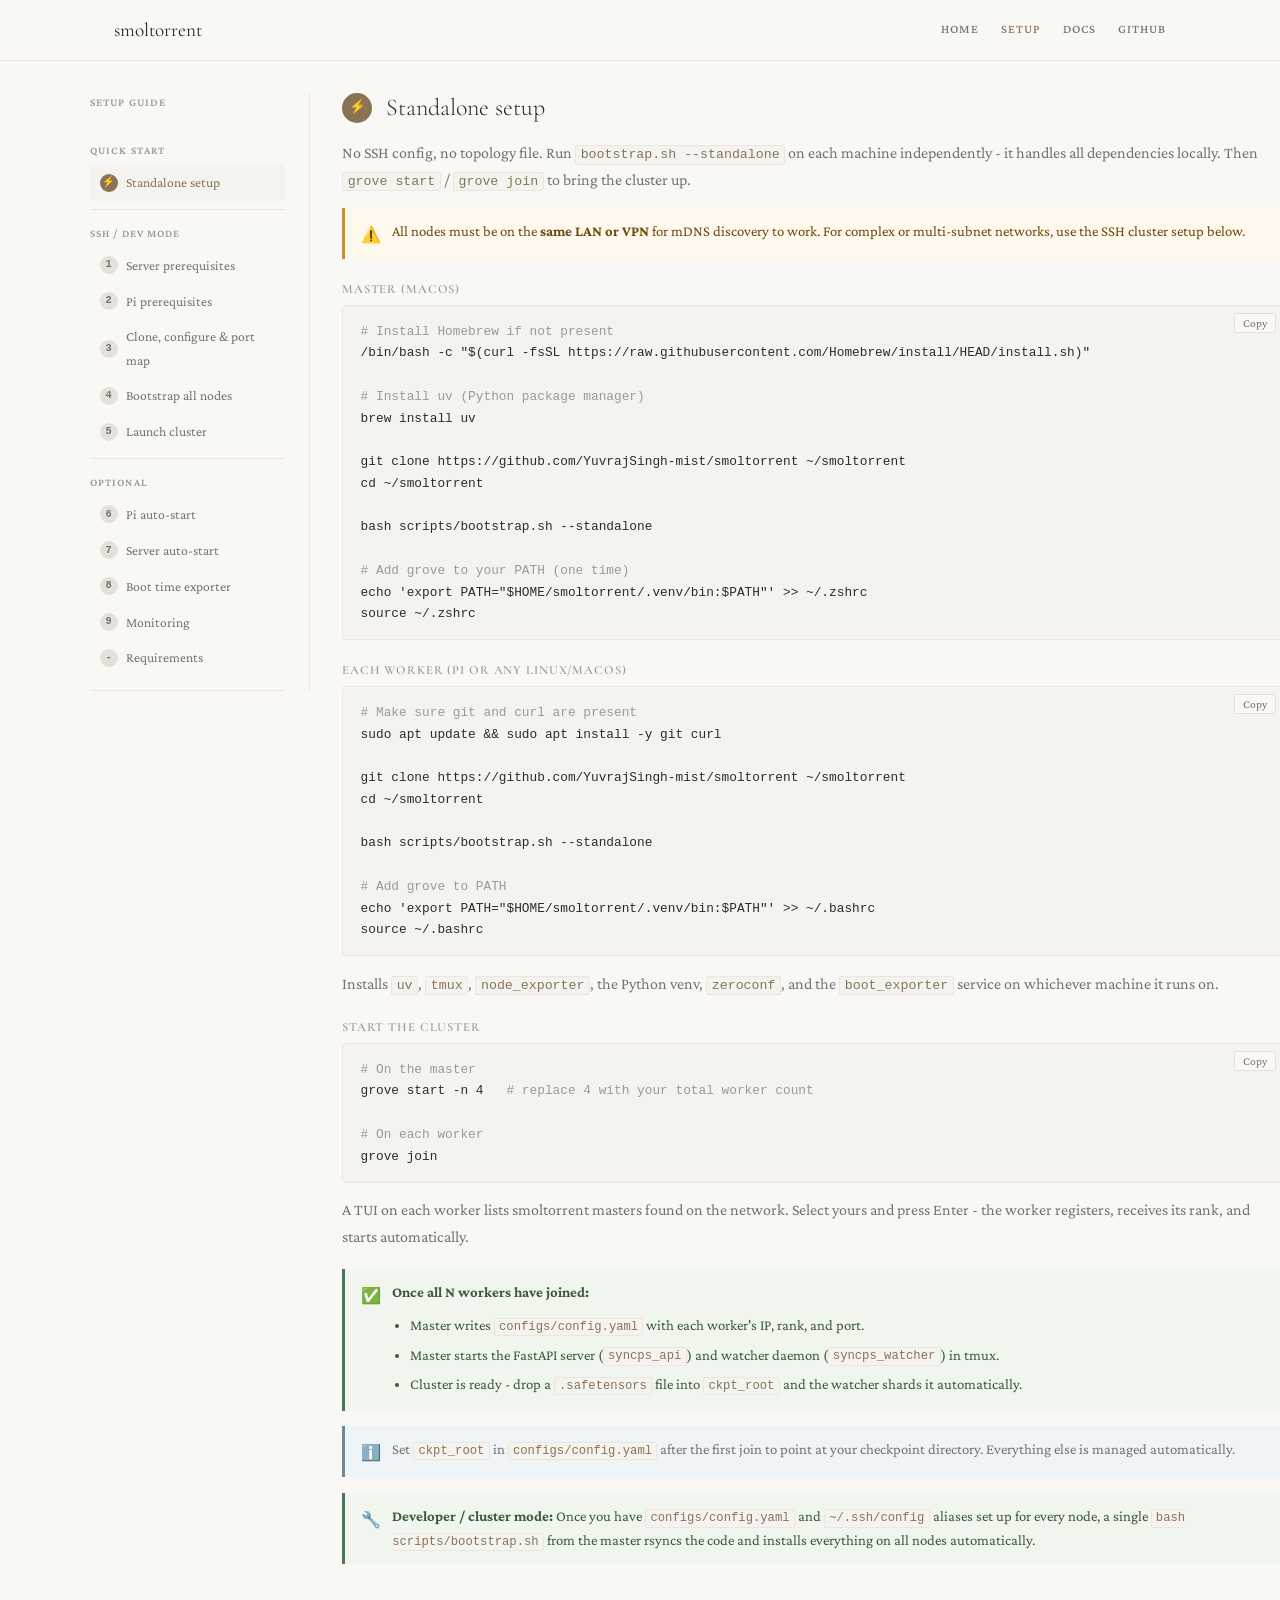
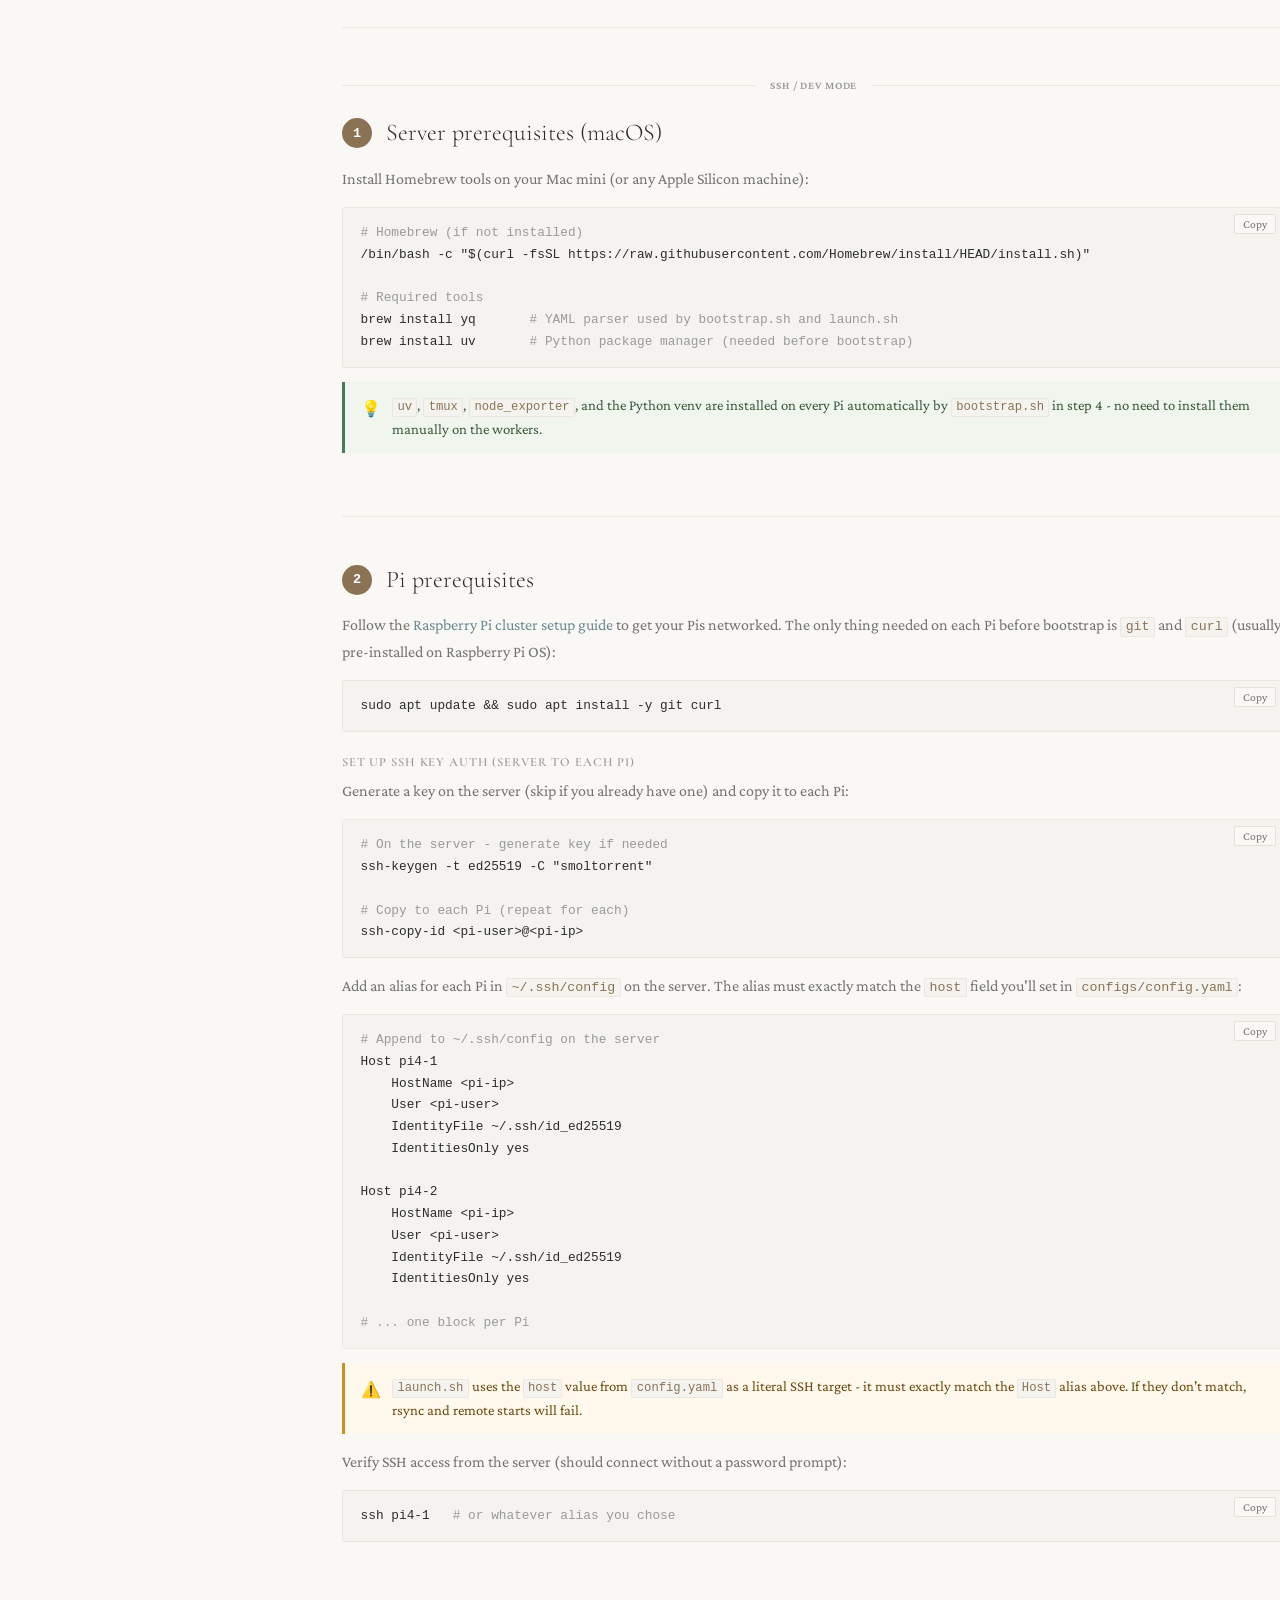
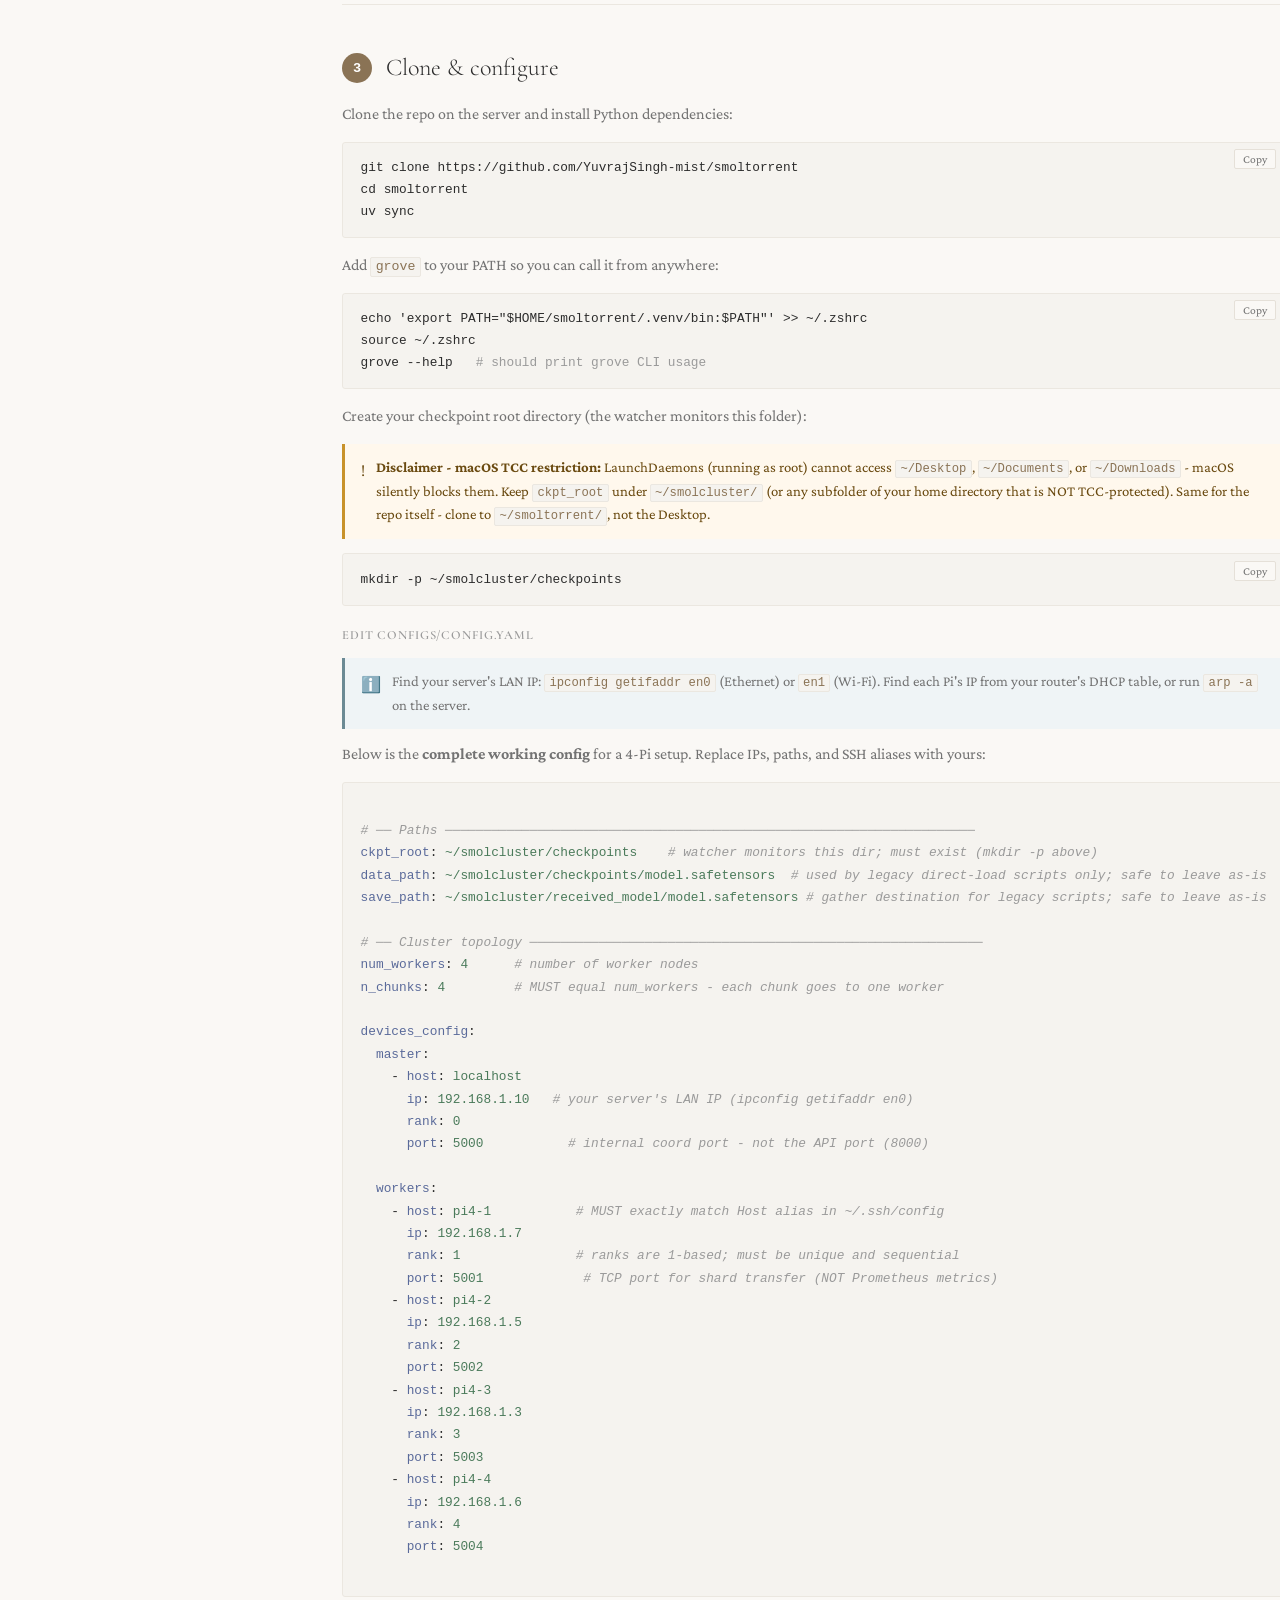
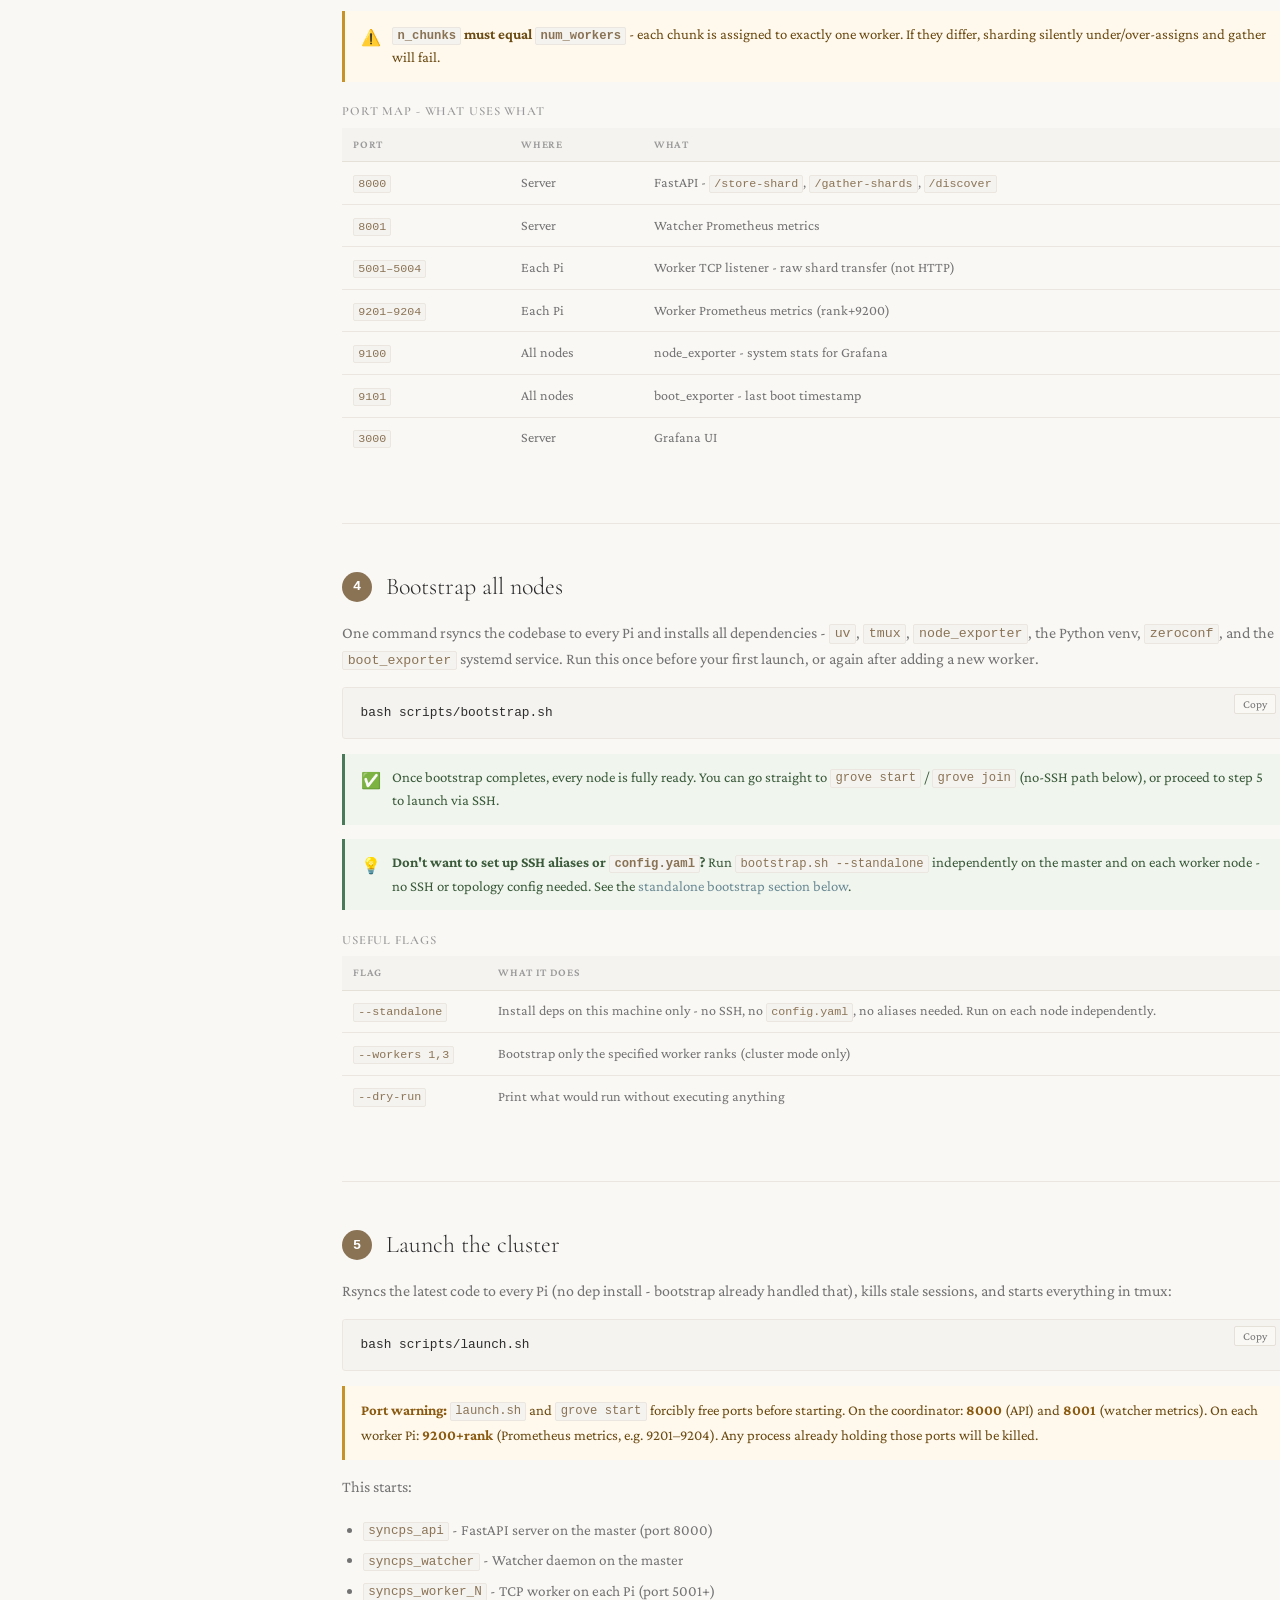
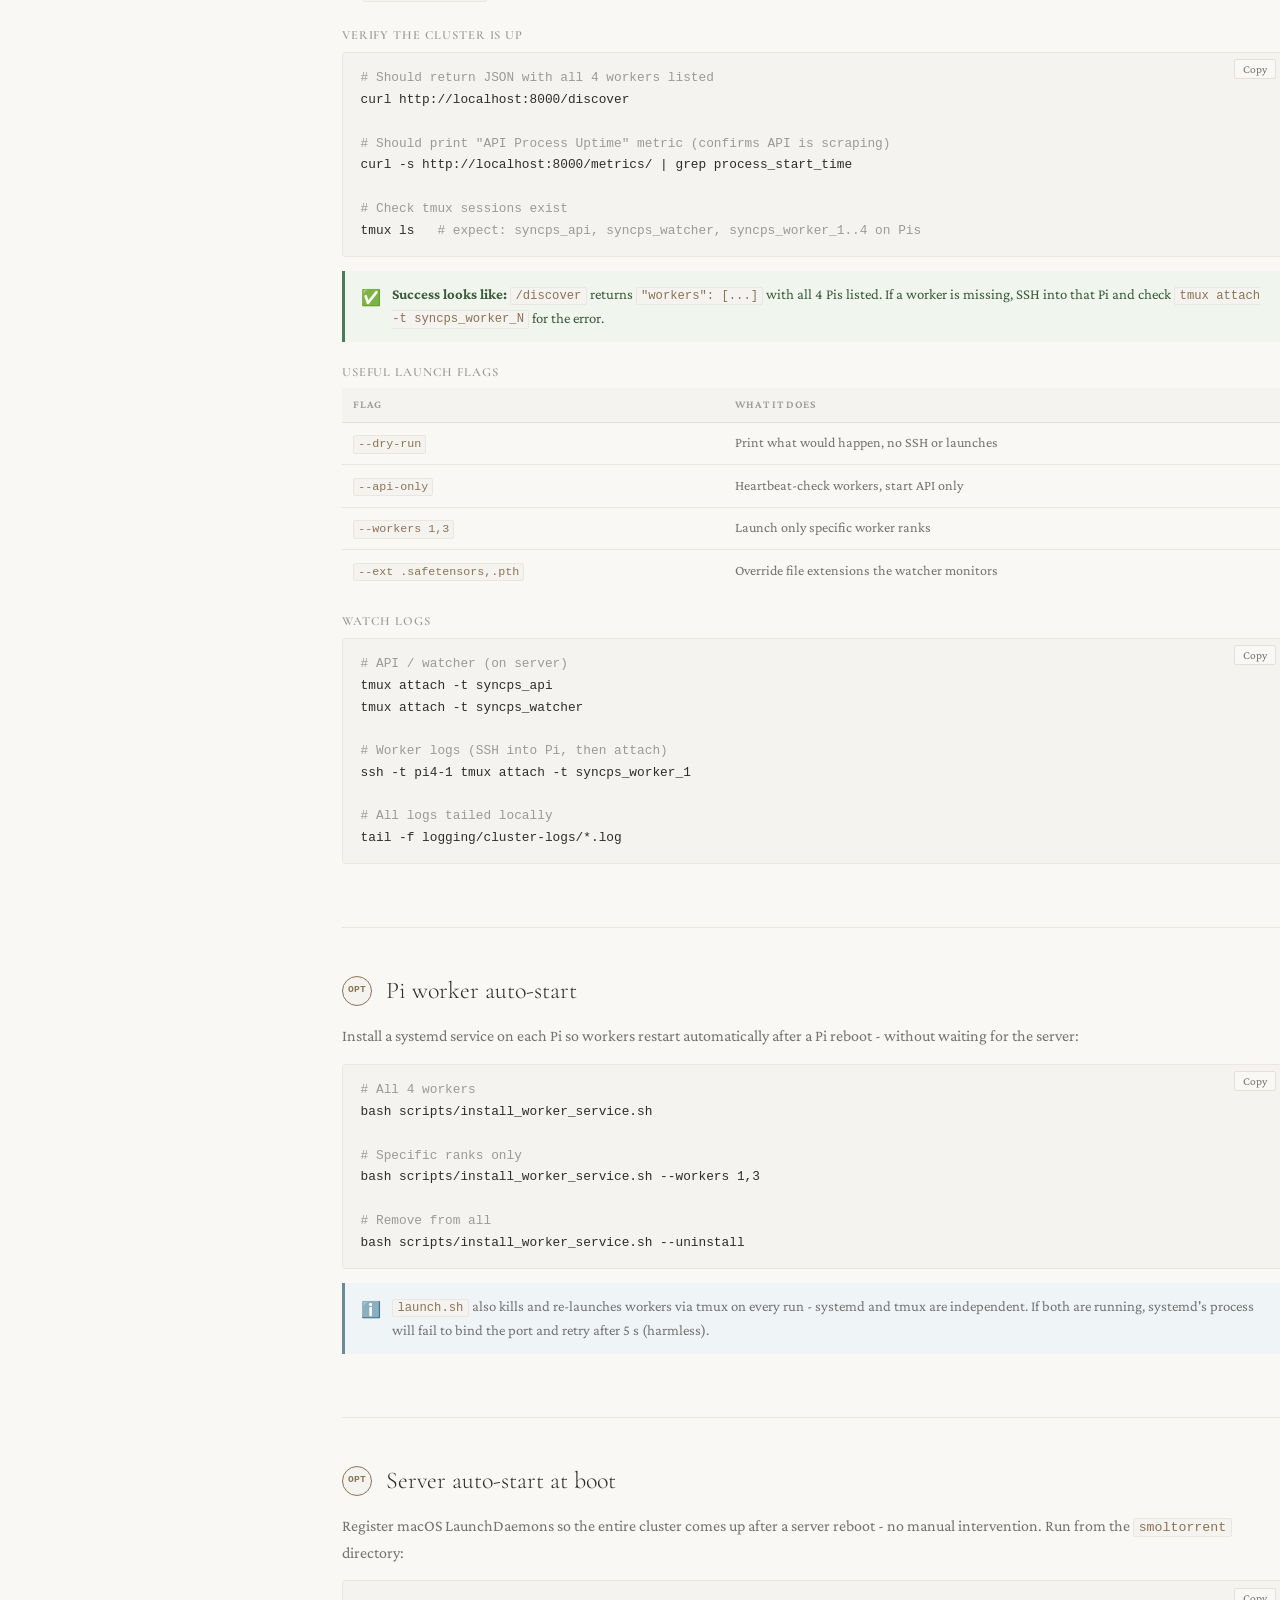
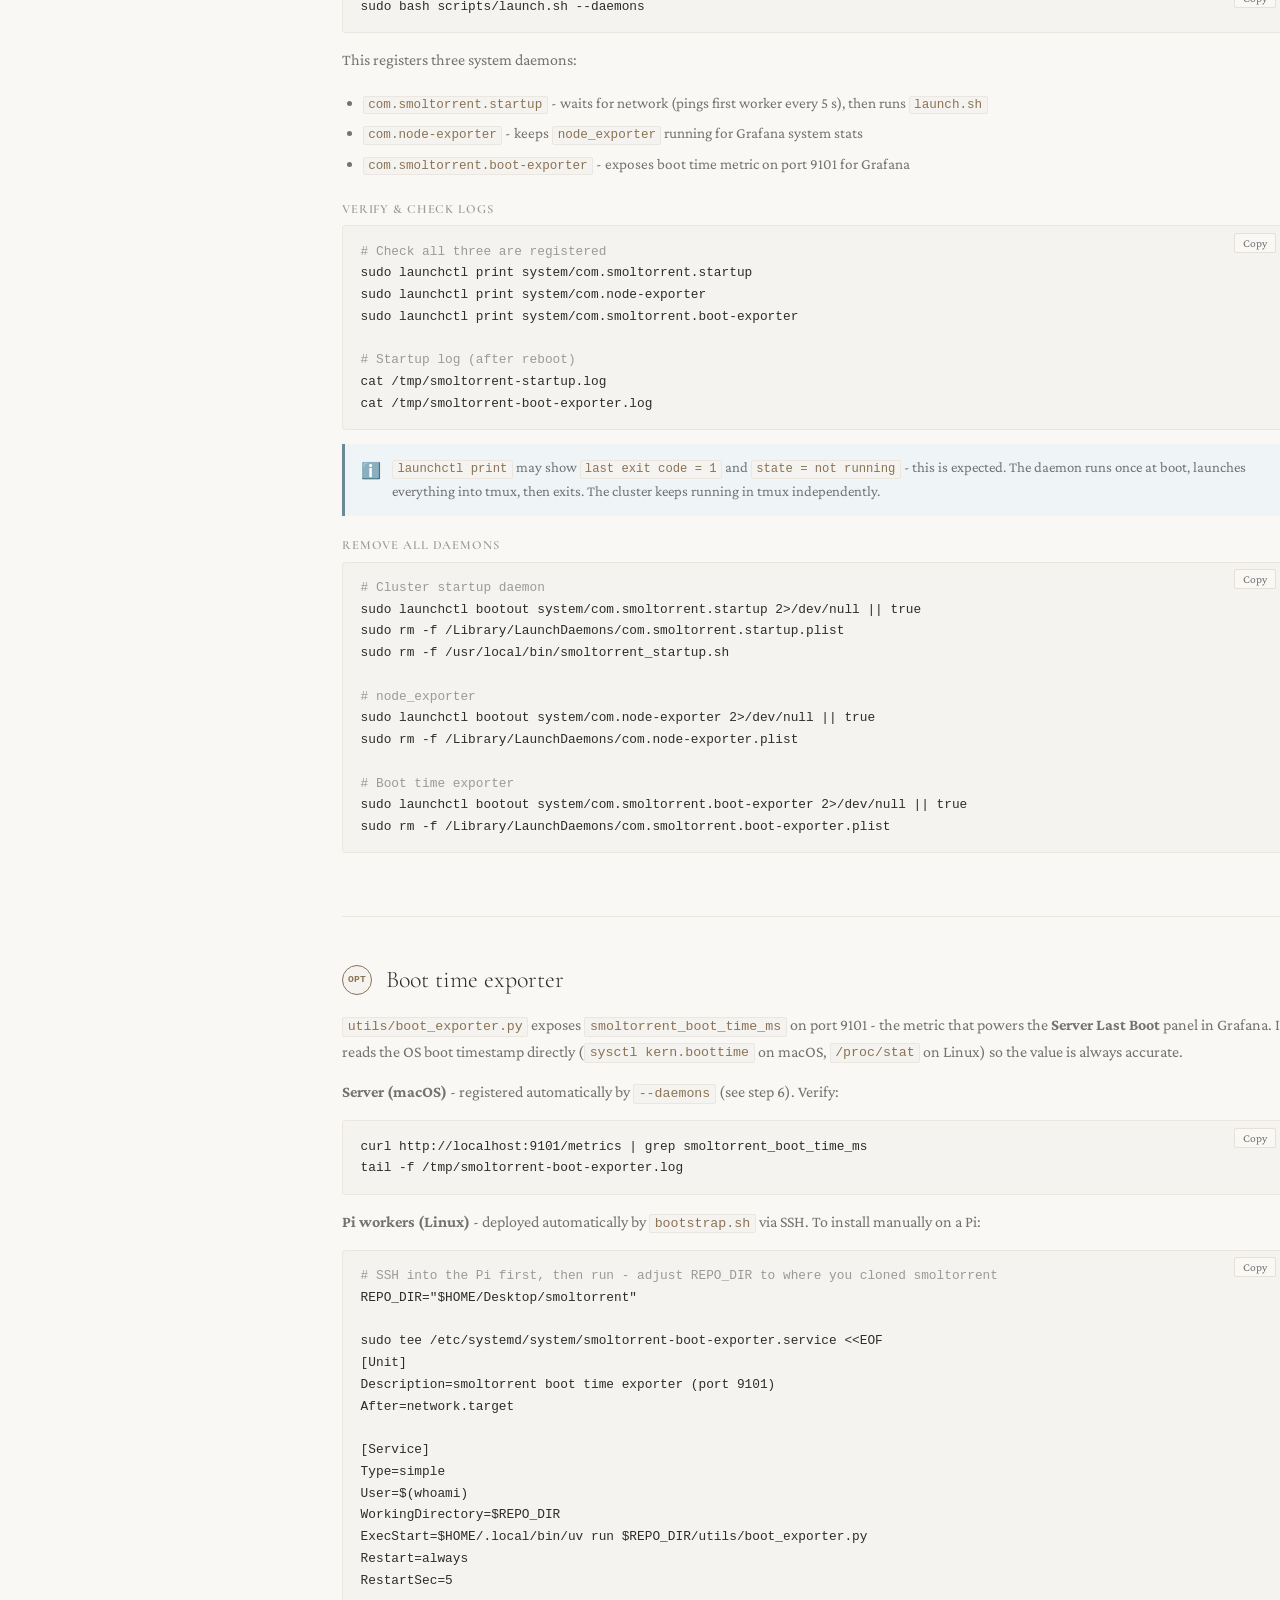
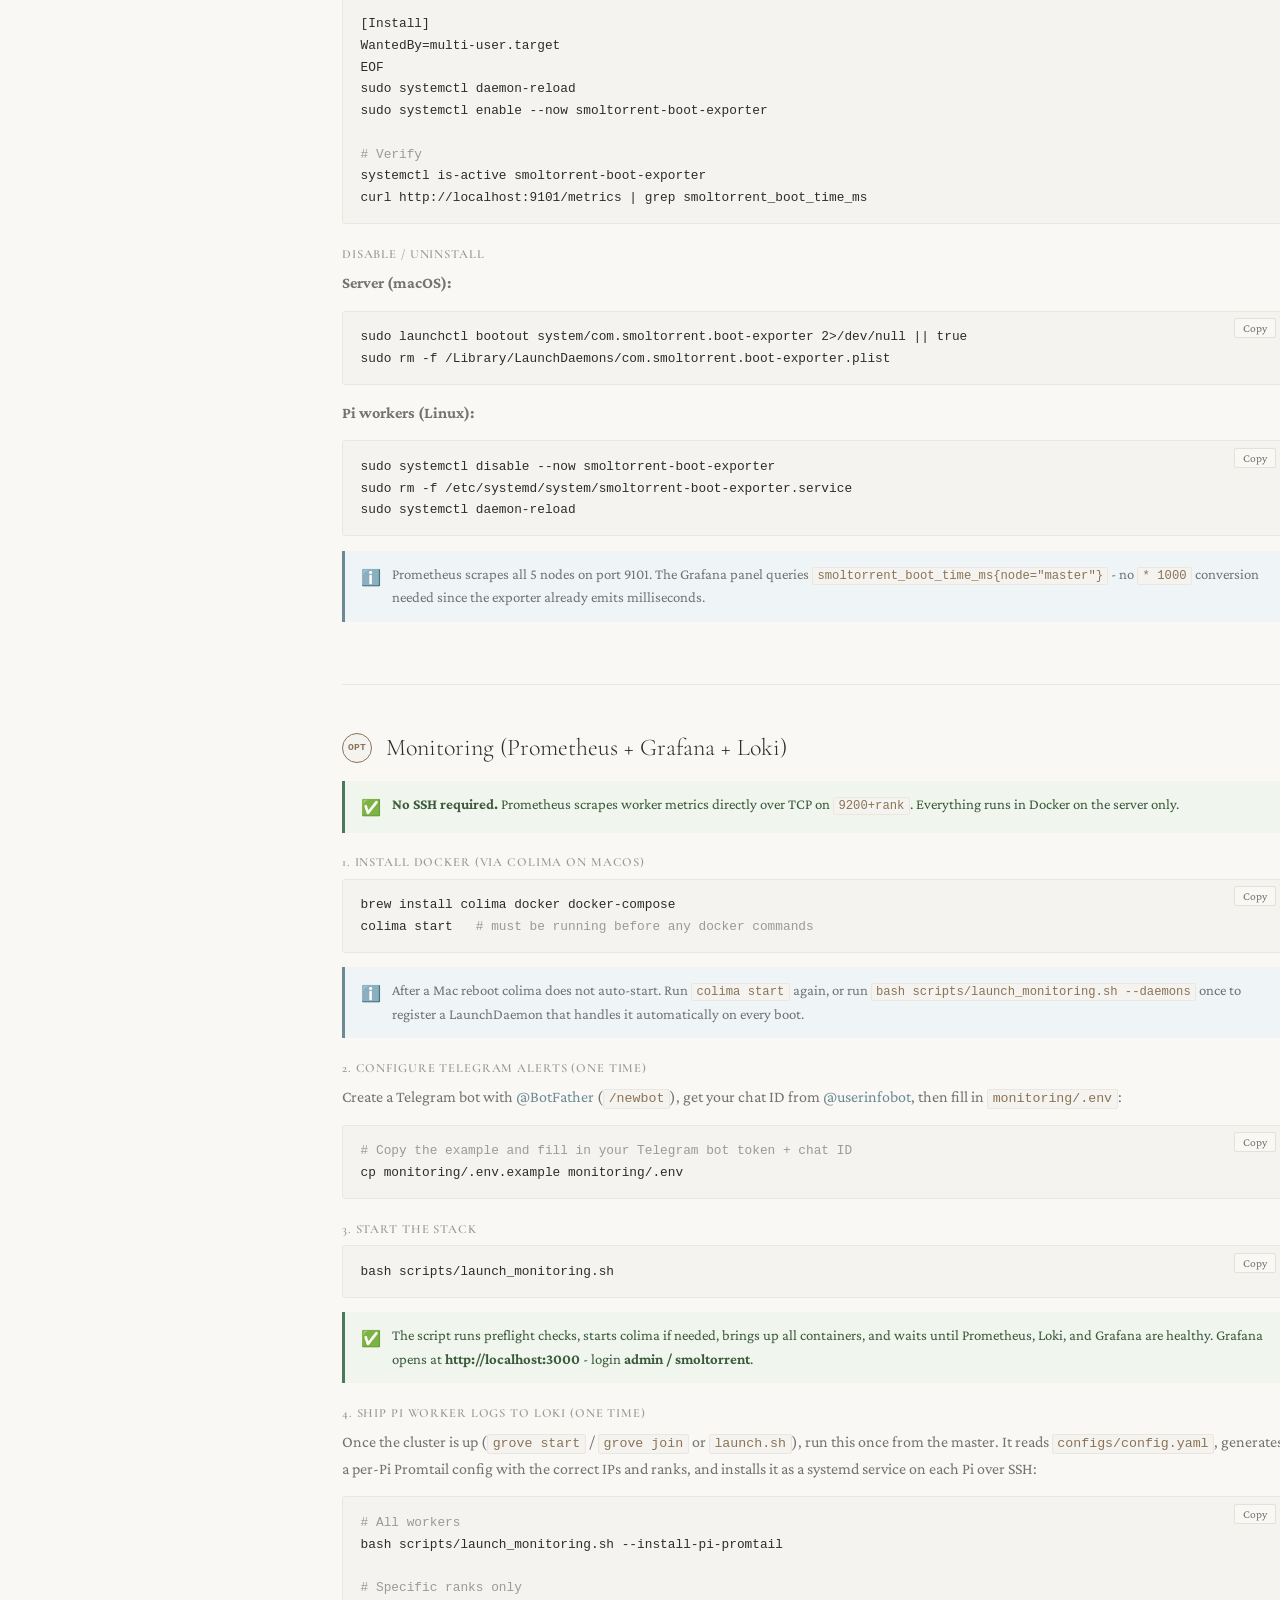
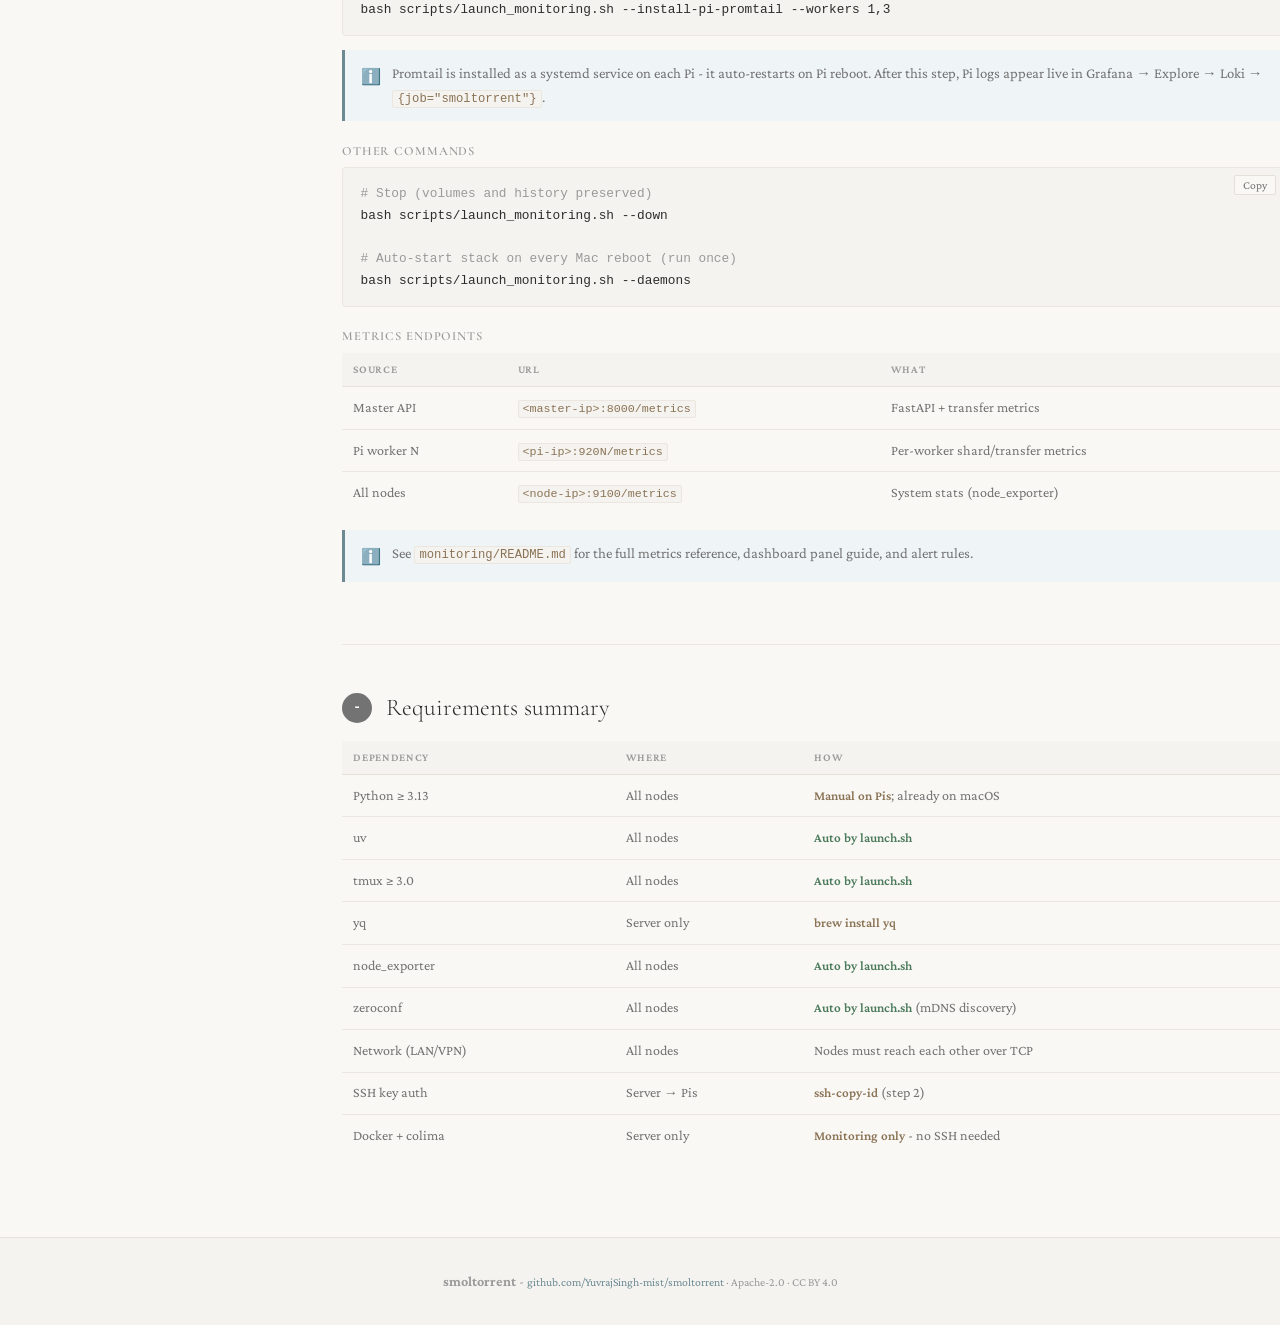
<file: docs/setup.html>
<!DOCTYPE html>
<html lang="en">
<head>
  <meta charset="UTF-8">
  <meta name="viewport" content="width=device-width, initial-scale=1.0">
  <title>smoltorrent - Setup Guide</title>
  <link rel="preconnect" href="https://fonts.googleapis.com">
  <link rel="preconnect" href="https://fonts.gstatic.com" crossorigin>
  <link href="https://fonts.googleapis.com/css2?family=Crimson+Pro:ital,wght@0,300;0,400;0,500;0,600;1,300;1,400&family=Cormorant+Garamond:ital,wght@0,300;0,400;0,500;1,300;1,400&display=swap" rel="stylesheet">
  <link rel="stylesheet" href="./static/css/fontawesome.all.min.css">
  <script defer src="./static/js/fontawesome.all.min.js"></script>
  <style>
    :root {
      --bg: #faf8f5;
      --bg-subtle: #f5f3ef;
      --text: #2c2c2c;
      --text-sec: #737373;
      --text-ter: #9a9a9a;
      --accent: #8a7355;
      --accent-lt: #a99478;
      --border: #e5e0d8;
      --border-lt: #ebe7e0;
      --link: #6b8a94;
      --green: #4a7a5a;
      --green-bg: #f0f5ee;
      --green-border: #c0d8c0;
    }

    *, *::before, *::after { box-sizing: border-box; margin: 0; padding: 0; }

    body {
      font-family: 'Crimson Pro', Georgia, serif;
      background: var(--bg);
      color: var(--text);
      font-size: 1.08rem;
      line-height: 1.7;
      min-height: 100vh;
      display: flex;
      flex-direction: column;
    }

    h1, h2, h3, h4 {
      font-family: 'Cormorant Garamond', Georgia, serif;
      font-weight: 300;
      line-height: 1.25;
    }

    a { color: var(--link); text-decoration: none; }
    a:hover { text-decoration: underline; }

    code {
      font-family: 'SFMono-Regular', Consolas, 'Liberation Mono', Menlo, monospace;
      font-size: 0.83em;
      background: var(--bg-subtle);
      border: 1px solid var(--border-lt);
      border-radius: 2px;
      padding: 0.1em 0.35em;
      color: var(--accent);
    }

    /* ── Nav ── */
    nav {
      position: sticky;
      top: 0;
      z-index: 100;
      background: var(--bg);
      border-bottom: 1px solid var(--border-lt);
      padding: 0.85rem 0;
    }
    .nav-inner {
      max-width: 1100px;
      margin: 0 auto;
      padding: 0 1.5rem;
      display: flex;
      align-items: center;
      justify-content: space-between;
    }
    .nav-title {
      font-family: 'Cormorant Garamond', Georgia, serif;
      font-weight: 400;
      font-size: 1.2rem;
      color: var(--text);
      text-decoration: none;
    }
    .nav-links { display: flex; gap: 1.4rem; align-items: center; }
    .nav-links a {
      font-size: 0.78rem;
      font-weight: 500;
      letter-spacing: 0.08em;
      text-transform: uppercase;
      color: var(--text-sec);
      text-decoration: none;
      transition: color 0.15s;
    }
    .nav-links a:hover, .nav-links a.active { color: var(--accent); }

    /* ── Layout ── */
    .page-shell { flex: 1; padding: 2rem 1.5rem 4rem; }
    .page-wrap {
      max-width: 1100px;
      margin: 0 auto;
      display: grid;
      gap: 2rem;
      grid-template-columns: 220px 1fr;
    }

    /* ── Sidebar ── */
    .sidebar {
      border-right: 1px solid var(--border-lt);
      padding-right: 1.5rem;
      height: fit-content;
      position: sticky;
      top: 70px;
    }
    .sidebar-title {
      font-size: 0.7rem;
      font-weight: 600;
      letter-spacing: 0.1em;
      text-transform: uppercase;
      color: var(--text-ter);
      margin-bottom: 1rem;
    }
    .sidebar-group {
      font-size: 0.68rem;
      font-weight: 600;
      letter-spacing: 0.1em;
      text-transform: uppercase;
      color: var(--text-ter);
      padding: 0.9rem 0 0.3rem;
      border-top: 1px solid var(--border-lt);
      margin-top: 0.5rem;
    }
    .sidebar-group:first-of-type { border-top: none; margin-top: 0; padding-top: 0; }
    .sidebar nav a {
      display: flex;
      align-items: center;
      gap: 0.5rem;
      padding: 0.4rem 0.6rem;
      border-radius: 3px;
      font-size: 0.85rem;
      color: var(--text-sec);
      text-decoration: none;
      transition: background 0.12s, color 0.12s;
    }
    .sidebar nav a:hover, .sidebar nav a.active {
      background: var(--bg-subtle);
      color: var(--accent);
      text-decoration: none;
    }
    .sidebar nav a.grove-link:hover, .sidebar nav a.grove-link.active {
      color: var(--green);
    }

    .step-num {
      display: inline-flex;
      align-items: center;
      justify-content: center;
      width: 18px;
      height: 18px;
      border-radius: 50%;
      background: var(--border);
      font-size: 0.65rem;
      font-weight: 700;
      color: var(--text-sec);
      flex-shrink: 0;
      font-family: 'SFMono-Regular', monospace;
    }
    .sidebar nav a.active .step-num {
      background: var(--accent);
      color: #fff;
    }
    .sidebar nav a.grove-link .step-num {
      background: var(--green-bg);
      color: var(--green);
    }
    .sidebar nav a.grove-link.active .step-num {
      background: var(--green);
      color: #fff;
    }

    /* ── Step sections ── */
    .step-section {
      margin-bottom: 3rem;
      padding-bottom: 3rem;
      border-bottom: 1px solid var(--border-lt);
    }
    .step-section:last-child { border-bottom: none; margin-bottom: 0; padding-bottom: 0; }

    .step-header {
      display: flex;
      align-items: center;
      gap: 0.9rem;
      margin-bottom: 1.1rem;
    }
    .step-badge {
      display: flex;
      align-items: center;
      justify-content: center;
      width: 30px;
      height: 30px;
      border-radius: 50%;
      background: var(--accent);
      color: #fff;
      font-size: 0.85rem;
      font-weight: 600;
      flex-shrink: 0;
      font-family: 'SFMono-Regular', monospace;
    }
    .step-badge.optional {
      background: var(--bg-subtle);
      color: var(--accent);
      border: 1.5px solid var(--accent);
      font-size: 0.6rem;
      font-weight: 700;
      letter-spacing: 0.03em;
    }
    .step-badge.grove { background: var(--green); font-size: 0.9rem; }

    h2.step-title { font-size: 1.5rem; font-weight: 300; }

    h3.sub-title {
      font-size: 0.78rem;
      font-weight: 600;
      letter-spacing: 0.07em;
      text-transform: uppercase;
      color: var(--text-ter);
      margin: 1.4rem 0 0.5rem;
    }

    p.desc {
      font-size: 1rem;
      line-height: 1.65;
      color: var(--text-sec);
      margin-bottom: 0.9rem;
    }

    /* ── Grove section ── */
    .grove-section {
      background: var(--bg-subtle);
      border: 1px solid var(--border);
      border-radius: 4px;
      padding: 2rem 2.2rem;
      margin-bottom: 2rem;
    }
    .grove-tag {
      display: inline-block;
      background: var(--green);
      color: #fff;
      font-size: 0.7rem;
      font-weight: 600;
      letter-spacing: 0.07em;
      text-transform: uppercase;
      padding: 3px 10px;
      border-radius: 20px;
      margin-bottom: 1rem;
    }
    .grove-sub-step {
      background: rgba(255,255,255,0.7);
      border: 1px solid var(--border);
      border-radius: 3px;
      padding: 1.1rem 1.3rem;
      margin: 1rem 0;
    }
    .grove-sub-step h3 {
      font-size: 0.88rem;
      font-weight: 600;
      color: var(--green);
      margin-bottom: 0.6rem;
      display: flex;
      align-items: center;
      gap: 0.5rem;
      font-family: 'Crimson Pro', Georgia, serif;
    }
    .grove-sub-step h3 .who {
      background: var(--green);
      color: #fff;
      font-size: 0.68rem;
      padding: 1px 7px;
      border-radius: 10px;
      font-weight: 700;
      letter-spacing: 0.04em;
      font-family: 'SFMono-Regular', monospace;
    }

    /* ── Code blocks ── */
    .code-block {
      position: relative;
      background: var(--bg-subtle);
      border: 1px solid var(--border-lt);
      border-radius: 3px;
      margin: 0.5rem 0 0.9rem;
      overflow: hidden;
    }
    .grove-section .code-block,
    .grove-sub-step .code-block {
      background: rgba(255,255,255,0.65);
      border-color: var(--green-border);
    }
    .code-block pre {
      padding: 0.9rem 1.1rem;
      font-family: 'SFMono-Regular', Consolas, 'Liberation Mono', Menlo, monospace;
      font-size: 0.8rem;
      line-height: 1.7;
      color: var(--text);
      overflow-x: auto;
      white-space: pre;
    }
    .copy-btn {
      position: absolute;
      top: 0.4rem;
      right: 0.5rem;
      background: var(--bg);
      border: 1px solid var(--border);
      border-radius: 2px;
      padding: 3px 8px;
      font-family: 'Crimson Pro', Georgia, serif;
      font-size: 0.72rem;
      color: var(--text-sec);
      cursor: pointer;
      transition: background 0.12s;
    }
    .copy-btn:hover { background: var(--border-lt); color: var(--text); }

    /* YAML color tokens */
    .yaml-key   { color: #5a6a9a; }
    .yaml-val   { color: #4a7a5a; }
    .yaml-comment { color: var(--text-ter); font-style: italic; }

    .yaml-block {
      background: var(--bg-subtle);
      border: 1px solid var(--border-lt);
      border-radius: 3px;
      padding: 0.9rem 1.1rem;
      font-family: 'SFMono-Regular', Consolas, monospace;
      font-size: 0.8rem;
      line-height: 1.75;
      white-space: pre;
      overflow-x: auto;
      margin: 0.5rem 0 0.9rem;
    }

    /* ── Callouts ── */
    .callout {
      display: flex;
      gap: 0.7rem;
      align-items: flex-start;
      padding: 0.75rem 1rem;
      border-radius: 0 3px 3px 0;
      margin: 0.9rem 0;
      font-size: 0.92rem;
      line-height: 1.6;
    }
    .callout.info { background: #eff4f6; border-left: 3px solid var(--link); color: var(--text-sec); }
    .callout.warn { background: #fff8ed; border-left: 3px solid #c8922a; color: #6a4a10; }
    .callout.tip  { background: #f0f5ee; border-left: 3px solid var(--green); color: #3a5a3a; }
    .callout .icon { font-size: 1rem; flex-shrink: 0; margin-top: 2px; }

    .callout-port {
      background: #fff8ed;
      border-left: 3px solid #c8922a;
      border-radius: 0 3px 3px 0;
      padding: 0.75rem 1rem;
      font-size: 0.92rem;
      color: #6a4a10;
      margin: 0.9rem 0;
    }
    .callout-port strong { color: #8a5a10; }

    /* ── Divider ── */
    .section-divider {
      display: flex;
      align-items: center;
      gap: 0.9rem;
      margin: 0.5rem 0 1.5rem;
    }
    .section-divider hr {
      flex: 1;
      border: none;
      border-top: 1px solid var(--border-lt);
    }
    .section-divider span {
      font-size: 0.68rem;
      font-weight: 600;
      color: var(--text-ter);
      letter-spacing: 0.08em;
      text-transform: uppercase;
      white-space: nowrap;
    }

    /* ── Tables ── */
    table.req-table {
      width: 100%;
      border-collapse: collapse;
      font-size: 0.88rem;
      margin: 0.5rem 0 1rem;
    }
    table.req-table th {
      background: var(--bg-subtle);
      padding: 0.45rem 0.7rem;
      text-align: left;
      color: var(--text-ter);
      font-weight: 600;
      font-size: 0.7rem;
      text-transform: uppercase;
      letter-spacing: 0.06em;
      border-bottom: 1px solid var(--border);
    }
    table.req-table td {
      padding: 0.55rem 0.7rem;
      border-bottom: 1px solid var(--border-lt);
      color: var(--text-sec);
      vertical-align: top;
    }
    table.req-table tr:last-child td { border-bottom: none; }
    .req-auto   { color: var(--green); font-weight: 600; font-size: 0.82rem; }
    .req-manual { color: var(--accent); font-weight: 600; font-size: 0.82rem; }

    /* ── Footer ── */
    footer {
      background: var(--bg-subtle);
      border-top: 1px solid var(--border);
      padding: 2rem 0;
      text-align: center;
    }
    footer p { font-size: 0.88rem; color: var(--text-ter); }
    footer a { color: var(--link); }

    @media (max-width: 820px) {
      .page-wrap { grid-template-columns: 1fr; }
      .sidebar { position: static; border-right: none; border-bottom: 1px solid var(--border-lt); padding-right: 0; padding-bottom: 1rem; }
    }
  </style>
</head>
<body>

<!-- ── Nav ── -->
<nav>
  <div class="nav-inner">
    <a class="nav-title" href="./index.html">smoltorrent</a>
    <div class="nav-links">
      <a href="./index.html">Home</a>
      <a href="./setup.html" class="active">Setup</a>
      <a href="./docs.html">Docs</a>
      <a href="https://github.com/YuvrajSingh-mist/smoltorrent" target="_blank" rel="noopener noreferrer">GitHub</a>
    </div>
  </div>
</nav>

<div class="page-shell">
  <div class="page-wrap">

    <!-- ── Sidebar ── -->
    <aside class="sidebar">
      <div class="sidebar-title">Setup Guide</div>
      <nav>
        <div class="sidebar-group">Quick start</div>
        <a href="#grove-quickstart"><span class="step-num">⚡</span>Standalone setup</a>

        <div class="sidebar-group">SSH / Dev mode</div>
        <a href="#prereqs-server"><span class="step-num">1</span>Server prerequisites</a>
        <a href="#prereqs-pi"><span class="step-num">2</span>Pi prerequisites</a>
        <a href="#clone"><span class="step-num">3</span>Clone, configure &amp; port map</a>
        <a href="#bootstrap"><span class="step-num">4</span>Bootstrap all nodes</a>
        <a href="#launch"><span class="step-num">5</span>Launch cluster</a>

        <div class="sidebar-group">Optional</div>
        <a href="#pi-autostart"><span class="step-num">6</span>Pi auto-start</a>
        <a href="#server-autostart"><span class="step-num">7</span>Server auto-start</a>
        <a href="#boot-exporter"><span class="step-num">8</span>Boot time exporter</a>
        <a href="#monitoring"><span class="step-num">9</span>Monitoring</a>
        <a href="#requirements"><span class="step-num">-</span>Requirements</a>
      </nav>
    </aside>

    <!-- ── Main ── -->
    <main>

      <!-- Standalone quick start -->
      <section class="step-section" id="grove-quickstart">
        <div class="step-header">
          <div class="step-badge">⚡</div>
          <h2 class="step-title">Standalone setup</h2>
        </div>

        <p class="desc">No SSH config, no topology file. Run <code>bootstrap.sh --standalone</code> on each machine independently - it handles all dependencies locally. Then <code>grove start</code> / <code>grove join</code> to bring the cluster up.</p>

        <div class="callout warn">
          <span class="icon">⚠️</span>
          <span>All nodes must be on the <strong>same LAN or VPN</strong> for mDNS discovery to work. For complex or multi-subnet networks, use the SSH cluster setup below.</span>
        </div>

        <h3 class="sub-title">Master (macOS)</h3>
        <div class="code-block">
          <pre><span style="color:var(--text-ter)"># Install Homebrew if not present</span>
/bin/bash -c "$(curl -fsSL https://raw.githubusercontent.com/Homebrew/install/HEAD/install.sh)"

<span style="color:var(--text-ter)"># Install uv (Python package manager)</span>
brew install uv

git clone https://github.com/YuvrajSingh-mist/smoltorrent ~/smoltorrent
cd ~/smoltorrent

bash scripts/bootstrap.sh --standalone

<span style="color:var(--text-ter)"># Add grove to your PATH (one time)</span>
echo 'export PATH="$HOME/smoltorrent/.venv/bin:$PATH"' >> ~/.zshrc
source ~/.zshrc</pre>
          <button class="copy-btn" onclick="copyCode(this)">Copy</button>
        </div>

        <h3 class="sub-title">Each worker (Pi or any Linux/macOS)</h3>
        <div class="code-block">
          <pre><span style="color:var(--text-ter)"># Make sure git and curl are present</span>
sudo apt update && sudo apt install -y git curl

git clone https://github.com/YuvrajSingh-mist/smoltorrent ~/smoltorrent
cd ~/smoltorrent

bash scripts/bootstrap.sh --standalone

<span style="color:var(--text-ter)"># Add grove to PATH</span>
echo 'export PATH="$HOME/smoltorrent/.venv/bin:$PATH"' >> ~/.bashrc
source ~/.bashrc</pre>
          <button class="copy-btn" onclick="copyCode(this)">Copy</button>
        </div>
        <p class="desc">Installs <code>uv</code>, <code>tmux</code>, <code>node_exporter</code>, the Python venv, <code>zeroconf</code>, and the <code>boot_exporter</code> service on whichever machine it runs on.</p>

        <h3 class="sub-title">Start the cluster</h3>
        <div class="code-block">
          <pre><span style="color:var(--text-ter)"># On the master</span>
grove start -n 4   <span style="color:var(--text-ter)"># replace 4 with your total worker count</span>

<span style="color:var(--text-ter)"># On each worker</span>
grove join</pre>
          <button class="copy-btn" onclick="copyCode(this)">Copy</button>
        </div>
        <p class="desc">A TUI on each worker lists smoltorrent masters found on the network. Select yours and press Enter - the worker registers, receives its rank, and starts automatically.</p>

        <div class="callout tip" style="margin-top:1.2rem;">
          <span class="icon">✅</span>
          <div>
            <strong>Once all N workers have joined:</strong>
            <ul style="margin: 0.4rem 0 0 1.1rem; font-size:0.92rem; line-height:2;">
              <li>Master writes <code>configs/config.yaml</code> with each worker's IP, rank, and port.</li>
              <li>Master starts the FastAPI server (<code>syncps_api</code>) and watcher daemon (<code>syncps_watcher</code>) in tmux.</li>
              <li>Cluster is ready - drop a <code>.safetensors</code> file into <code>ckpt_root</code> and the watcher shards it automatically.</li>
            </ul>
          </div>
        </div>

        <div class="callout info">
          <span class="icon">ℹ️</span>
          <span>Set <code>ckpt_root</code> in <code>configs/config.yaml</code> after the first join to point at your checkpoint directory. Everything else is managed automatically.</span>
        </div>

        <div class="callout tip" style="margin-top:1rem;">
          <span class="icon">🔧</span>
          <span><strong>Developer / cluster mode:</strong> Once you have <code>configs/config.yaml</code> and <code>~/.ssh/config</code> aliases set up for every node, a single <code>bash scripts/bootstrap.sh</code> from the master rsyncs the code and installs everything on all nodes automatically.</span>
        </div>
      </section>

      <!-- SSH / Dev mode divider -->
      <div class="section-divider">
        <hr>
        <span>SSH / Dev mode</span>
        <hr>
      </div>

      <!-- Step 1: Server prerequisites -->
      <section class="step-section" id="prereqs-server">
        <div class="step-header">
          <div class="step-badge">1</div>
          <h2 class="step-title">Server prerequisites (macOS)</h2>
        </div>

        <p class="desc">Install Homebrew tools on your Mac mini (or any Apple Silicon machine):</p>
        <div class="code-block">
          <pre><span style="color:var(--text-ter)"># Homebrew (if not installed)</span>
/bin/bash -c "$(curl -fsSL https://raw.githubusercontent.com/Homebrew/install/HEAD/install.sh)"

<span style="color:var(--text-ter)"># Required tools</span>
brew install yq       <span style="color:var(--text-ter)"># YAML parser used by bootstrap.sh and launch.sh</span>
brew install uv       <span style="color:var(--text-ter)"># Python package manager (needed before bootstrap)</span></pre>
          <button class="copy-btn" onclick="copyCode(this)">Copy</button>
        </div>

        <div class="callout tip">
          <span class="icon">💡</span>
          <span><code>uv</code>, <code>tmux</code>, <code>node_exporter</code>, and the Python venv are installed on every Pi automatically by <code>bootstrap.sh</code> in step 4 - no need to install them manually on the workers.</span>
        </div>
      </section>

      <!-- Step 2: Pi prerequisites -->
      <section class="step-section" id="prereqs-pi">
        <div class="step-header">
          <div class="step-badge">2</div>
          <h2 class="step-title">Pi prerequisites</h2>
        </div>

        <p class="desc">
          Follow the <a href="https://www.smolhub.com/posts/raspberry-pi-cluster-setup-guide" target="_blank" rel="noopener noreferrer">Raspberry Pi cluster setup guide</a>
          to get your Pis networked. The only thing needed on each Pi before bootstrap is <code>git</code> and <code>curl</code> (usually pre-installed on Raspberry Pi OS):
        </p>
        <div class="code-block">
          <pre>sudo apt update && sudo apt install -y git curl</pre>
          <button class="copy-btn" onclick="copyCode(this)">Copy</button>
        </div>

        <h3 class="sub-title">Set up SSH key auth (server to each Pi)</h3>
        <p class="desc">Generate a key on the server (skip if you already have one) and copy it to each Pi:</p>
        <div class="code-block">
          <pre><span style="color:var(--text-ter)"># On the server - generate key if needed</span>
ssh-keygen -t ed25519 -C "smoltorrent"

<span style="color:var(--text-ter)"># Copy to each Pi (repeat for each)</span>
ssh-copy-id &lt;pi-user&gt;@&lt;pi-ip&gt;</pre>
          <button class="copy-btn" onclick="copyCode(this)">Copy</button>
        </div>

        <p class="desc">Add an alias for each Pi in <code>~/.ssh/config</code> on the server. The alias must exactly match the <code>host</code> field you'll set in <a href="#clone"><code>configs/config.yaml</code></a>:</p>
        <div class="code-block">
          <pre><span style="color:var(--text-ter)"># Append to ~/.ssh/config on the server</span>
Host pi4-1
    HostName &lt;pi-ip&gt;
    User &lt;pi-user&gt;
    IdentityFile ~/.ssh/id_ed25519
    IdentitiesOnly yes

Host pi4-2
    HostName &lt;pi-ip&gt;
    User &lt;pi-user&gt;
    IdentityFile ~/.ssh/id_ed25519
    IdentitiesOnly yes

<span style="color:var(--text-ter)"># ... one block per Pi</span></pre>
          <button class="copy-btn" onclick="copyCode(this)">Copy</button>
        </div>

        <div class="callout warn">
          <span class="icon">⚠️</span>
          <span><code>launch.sh</code> uses the <code>host</code> value from <a href="#clone"><code>config.yaml</code></a> as a literal SSH target - it must exactly match the <code>Host</code> alias above. If they don't match, rsync and remote starts will fail.</span>
        </div>

        <p class="desc">Verify SSH access from the server (should connect without a password prompt):</p>
        <div class="code-block">
          <pre>ssh pi4-1   <span style="color:var(--text-ter)"># or whatever alias you chose</span></pre>
          <button class="copy-btn" onclick="copyCode(this)">Copy</button>
        </div>
      </section>

      <!-- Step 3: Clone & configure -->
      <section class="step-section" id="clone">
        <div class="step-header">
          <div class="step-badge">3</div>
          <h2 class="step-title">Clone &amp; configure</h2>
        </div>

        <p class="desc">Clone the repo on the server and install Python dependencies:</p>
        <div class="code-block">
          <pre>git clone https://github.com/YuvrajSingh-mist/smoltorrent
cd smoltorrent
uv sync</pre>
          <button class="copy-btn" onclick="copyCode(this)">Copy</button>
        </div>

        <p class="desc">Add <code>grove</code> to your PATH so you can call it from anywhere:</p>
        <div class="code-block">
          <pre>echo 'export PATH="$HOME/smoltorrent/.venv/bin:$PATH"' >> ~/.zshrc
source ~/.zshrc
grove --help   <span style="color:var(--text-ter)"># should print grove CLI usage</span></pre>
          <button class="copy-btn" onclick="copyCode(this)">Copy</button>
        </div>

        <p class="desc">Create your checkpoint root directory (the watcher monitors this folder):</p>
        <div class="callout warn">
          <span class="icon">!</span>
          <span><strong>Disclaimer - macOS TCC restriction:</strong> LaunchDaemons (running as root) cannot access <code>~/Desktop</code>, <code>~/Documents</code>, or <code>~/Downloads</code> - macOS silently blocks them. Keep <code>ckpt_root</code> under <code>~/smolcluster/</code> (or any subfolder of your home directory that is NOT TCC-protected). Same for the repo itself - clone to <code>~/smoltorrent/</code>, not the Desktop.</span>
        </div>
        <div class="code-block">
          <pre>mkdir -p ~/smolcluster/checkpoints</pre>
          <button class="copy-btn" onclick="copyCode(this)">Copy</button>
        </div>

        <h3 class="sub-title">Edit configs/config.yaml</h3>

        <div class="callout info" style="margin-bottom:0.75rem;">
          <span class="icon">ℹ️</span>
          <span>Find your server's LAN IP: <code>ipconfig getifaddr en0</code> (Ethernet) or <code>en1</code> (Wi-Fi). Find each Pi's IP from your router's DHCP table, or run <code>arp -a</code> on the server.</span>
        </div>

        <p class="desc">Below is the <strong>complete working config</strong> for a 4-Pi setup. Replace IPs, paths, and SSH aliases with yours:</p>

        <div class="yaml-block">
<span class="yaml-comment"># ── Paths ─────────────────────────────────────────────────────────────────────</span>
<span class="yaml-key">ckpt_root</span>: <span class="yaml-val">~/smolcluster/checkpoints</span>    <span class="yaml-comment"># watcher monitors this dir; must exist (mkdir -p above)</span>
<span class="yaml-key">data_path</span>: <span class="yaml-val">~/smolcluster/checkpoints/model.safetensors</span>  <span class="yaml-comment"># used by legacy direct-load scripts only; safe to leave as-is</span>
<span class="yaml-key">save_path</span>: <span class="yaml-val">~/smolcluster/received_model/model.safetensors</span> <span class="yaml-comment"># gather destination for legacy scripts; safe to leave as-is</span>

<span class="yaml-comment"># ── Cluster topology ───────────────────────────────────────────────────────────</span>
<span class="yaml-key">num_workers</span>: <span class="yaml-val">4</span>      <span class="yaml-comment"># number of worker nodes</span>
<span class="yaml-key">n_chunks</span>: <span class="yaml-val">4</span>         <span class="yaml-comment"># MUST equal num_workers - each chunk goes to one worker</span>

<span class="yaml-key">devices_config</span>:
  <span class="yaml-key">master</span>:
    - <span class="yaml-key">host</span>: <span class="yaml-val">localhost</span>
      <span class="yaml-key">ip</span>: <span class="yaml-val">192.168.1.10</span>   <span class="yaml-comment"># your server's LAN IP (ipconfig getifaddr en0)</span>
      <span class="yaml-key">rank</span>: <span class="yaml-val">0</span>
      <span class="yaml-key">port</span>: <span class="yaml-val">5000</span>           <span class="yaml-comment"># internal coord port - not the API port (8000)</span>

  <span class="yaml-key">workers</span>:
    - <span class="yaml-key">host</span>: <span class="yaml-val">pi4-1</span>           <span class="yaml-comment"># MUST exactly match Host alias in ~/.ssh/config</span>
      <span class="yaml-key">ip</span>: <span class="yaml-val">192.168.1.7</span>
      <span class="yaml-key">rank</span>: <span class="yaml-val">1</span>               <span class="yaml-comment"># ranks are 1-based; must be unique and sequential</span>
      <span class="yaml-key">port</span>: <span class="yaml-val">5001</span>             <span class="yaml-comment"># TCP port for shard transfer (NOT Prometheus metrics)</span>
    - <span class="yaml-key">host</span>: <span class="yaml-val">pi4-2</span>
      <span class="yaml-key">ip</span>: <span class="yaml-val">192.168.1.5</span>
      <span class="yaml-key">rank</span>: <span class="yaml-val">2</span>
      <span class="yaml-key">port</span>: <span class="yaml-val">5002</span>
    - <span class="yaml-key">host</span>: <span class="yaml-val">pi4-3</span>
      <span class="yaml-key">ip</span>: <span class="yaml-val">192.168.1.3</span>
      <span class="yaml-key">rank</span>: <span class="yaml-val">3</span>
      <span class="yaml-key">port</span>: <span class="yaml-val">5003</span>
    - <span class="yaml-key">host</span>: <span class="yaml-val">pi4-4</span>
      <span class="yaml-key">ip</span>: <span class="yaml-val">192.168.1.6</span>
      <span class="yaml-key">rank</span>: <span class="yaml-val">4</span>
      <span class="yaml-key">port</span>: <span class="yaml-val">5004</span>
        </div>

        <div class="callout warn">
          <span class="icon">⚠️</span>
          <span><strong><code>n_chunks</code> must equal <code>num_workers</code></strong> - each chunk is assigned to exactly one worker. If they differ, sharding silently under/over-assigns and gather will fail.</span>
        </div>

        <h3 class="sub-title">Port map - what uses what</h3>
        <table class="req-table">
          <thead><tr><th>Port</th><th>Where</th><th>What</th></tr></thead>
          <tbody>
            <tr><td><code>8000</code></td><td>Server</td><td>FastAPI - <code>/store-shard</code>, <code>/gather-shards</code>, <code>/discover</code></td></tr>
            <tr><td><code>8001</code></td><td>Server</td><td>Watcher Prometheus metrics</td></tr>
            <tr><td><code>5001–5004</code></td><td>Each Pi</td><td>Worker TCP listener - raw shard transfer (not HTTP)</td></tr>
            <tr><td><code>9201–9204</code></td><td>Each Pi</td><td>Worker Prometheus metrics (rank+9200)</td></tr>
            <tr><td><code>9100</code></td><td>All nodes</td><td>node_exporter - system stats for Grafana</td></tr>
            <tr><td><code>9101</code></td><td>All nodes</td><td>boot_exporter - last boot timestamp</td></tr>
            <tr><td><code>3000</code></td><td>Server</td><td>Grafana UI</td></tr>
          </tbody>
        </table>
      </section>

      <!-- Step 4: Bootstrap -->
      <section class="step-section" id="bootstrap">
        <div class="step-header">
          <div class="step-badge">4</div>
          <h2 class="step-title">Bootstrap all nodes</h2>
        </div>

        <p class="desc">One command rsyncs the codebase to every Pi and installs all dependencies - <code>uv</code>, <code>tmux</code>, <code>node_exporter</code>, the Python venv, <code>zeroconf</code>, and the <code>boot_exporter</code> systemd service. Run this once before your first launch, or again after adding a new worker.</p>

        <div class="code-block">
          <pre>bash scripts/bootstrap.sh</pre>
          <button class="copy-btn" onclick="copyCode(this)">Copy</button>
        </div>

        <div class="callout tip">
          <span class="icon">✅</span>
          <span>Once bootstrap completes, every node is fully ready. You can go straight to <code>grove start</code> / <code>grove join</code> (no-SSH path below), or proceed to step 5 to launch via SSH.</span>
        </div>

        <div class="callout tip">
          <span class="icon">💡</span>
          <span><strong>Don't want to set up SSH aliases or <code>config.yaml</code>?</strong> Run <code>bootstrap.sh --standalone</code> independently on the master and on each worker node - no SSH or topology config needed. See the <a href="#grove-quickstart">standalone bootstrap section below</a>.</span>
        </div>

        <h3 class="sub-title">Useful flags</h3>
        <table class="req-table">
          <thead><tr><th>Flag</th><th>What it does</th></tr></thead>
          <tbody>
            <tr><td><code>--standalone</code></td><td>Install deps on this machine only - no SSH, no <code>config.yaml</code>, no aliases needed. Run on each node independently.</td></tr>
            <tr><td><code>--workers 1,3</code></td><td>Bootstrap only the specified worker ranks (cluster mode only)</td></tr>
            <tr><td><code>--dry-run</code></td><td>Print what would run without executing anything</td></tr>
          </tbody>
        </table>
      </section>

      <!-- Step 5: Launch -->
      <section class="step-section" id="launch">
        <div class="step-header">
          <div class="step-badge">5</div>
          <h2 class="step-title">Launch the cluster</h2>
        </div>

        <p class="desc">Rsyncs the latest code to every Pi (no dep install - bootstrap already handled that), kills stale sessions, and starts everything in tmux:</p>
        <div class="code-block">
          <pre>bash scripts/launch.sh</pre>
          <button class="copy-btn" onclick="copyCode(this)">Copy</button>
        </div>

        <div class="callout-port">
          <strong>Port warning:</strong> <code>launch.sh</code> and <code>grove start</code> forcibly free ports before starting. On the coordinator: <strong>8000</strong> (API) and <strong>8001</strong> (watcher metrics). On each worker Pi: <strong>9200+rank</strong> (Prometheus metrics, e.g. 9201–9204). Any process already holding those ports will be killed.
        </div>

        <p class="desc">This starts:</p>
        <ul style="font-size:0.95rem; color:var(--text-sec); line-height:2; margin: 0 0 1rem 1.3rem;">
          <li><code>syncps_api</code> - FastAPI server on the master (port 8000)</li>
          <li><code>syncps_watcher</code> - Watcher daemon on the master</li>
          <li><code>syncps_worker_N</code> - TCP worker on each Pi (port 5001+)</li>
        </ul>

        <h3 class="sub-title">Verify the cluster is up</h3>
        <div class="code-block">
          <pre><span style="color:var(--text-ter)"># Should return JSON with all 4 workers listed</span>
curl http://localhost:8000/discover

<span style="color:var(--text-ter)"># Should print "API Process Uptime" metric (confirms API is scraping)</span>
curl -s http://localhost:8000/metrics/ | grep process_start_time

<span style="color:var(--text-ter)"># Check tmux sessions exist</span>
tmux ls   <span style="color:var(--text-ter)"># expect: syncps_api, syncps_watcher, syncps_worker_1..4 on Pis</span></pre>
          <button class="copy-btn" onclick="copyCode(this)">Copy</button>
        </div>

        <div class="callout tip">
          <span class="icon">✅</span>
          <span><strong>Success looks like:</strong> <code>/discover</code> returns <code>"workers": [...]</code> with all 4 Pis listed. If a worker is missing, SSH into that Pi and check <code>tmux attach -t syncps_worker_N</code> for the error.</span>
        </div>

        <h3 class="sub-title">Useful launch flags</h3>
        <table class="req-table">
          <thead><tr><th>Flag</th><th>What it does</th></tr></thead>
          <tbody>
            <tr><td><code>--dry-run</code></td><td>Print what would happen, no SSH or launches</td></tr>
            <tr><td><code>--api-only</code></td><td>Heartbeat-check workers, start API only</td></tr>
            <tr><td><code>--workers 1,3</code></td><td>Launch only specific worker ranks</td></tr>
            <tr><td><code>--ext .safetensors,.pth</code></td><td>Override file extensions the watcher monitors</td></tr>
          </tbody>
        </table>

        <h3 class="sub-title">Watch logs</h3>
        <div class="code-block">
          <pre><span style="color:var(--text-ter)"># API / watcher (on server)</span>
tmux attach -t syncps_api
tmux attach -t syncps_watcher

<span style="color:var(--text-ter)"># Worker logs (SSH into Pi, then attach)</span>
ssh -t pi4-1 tmux attach -t syncps_worker_1

<span style="color:var(--text-ter)"># All logs tailed locally</span>
tail -f logging/cluster-logs/*.log</pre>
          <button class="copy-btn" onclick="copyCode(this)">Copy</button>
        </div>
      </section>

      <!-- Step 6: Pi auto-start -->
      <section class="step-section" id="pi-autostart">
        <div class="step-header">
          <div class="step-badge optional">OPT</div>
          <h2 class="step-title">Pi worker auto-start</h2>
        </div>

        <p class="desc">Install a systemd service on each Pi so workers restart automatically after a Pi reboot - without waiting for the server:</p>
        <div class="code-block">
          <pre><span style="color:var(--text-ter)"># All 4 workers</span>
bash scripts/install_worker_service.sh

<span style="color:var(--text-ter)"># Specific ranks only</span>
bash scripts/install_worker_service.sh --workers 1,3

<span style="color:var(--text-ter)"># Remove from all</span>
bash scripts/install_worker_service.sh --uninstall</pre>
          <button class="copy-btn" onclick="copyCode(this)">Copy</button>
        </div>

        <div class="callout info">
          <span class="icon">ℹ️</span>
          <span><code>launch.sh</code> also kills and re-launches workers via tmux on every run - systemd and tmux are independent. If both are running, systemd's process will fail to bind the port and retry after 5&nbsp;s (harmless).</span>
        </div>
      </section>

      <!-- Step 7: Server auto-start -->
      <section class="step-section" id="server-autostart">
        <div class="step-header">
          <div class="step-badge optional">OPT</div>
          <h2 class="step-title">Server auto-start at boot</h2>
        </div>

        <p class="desc">Register macOS LaunchDaemons so the entire cluster comes up after a server reboot - no manual intervention. Run from the <code>smoltorrent</code> directory:</p>
        <div class="code-block">
          <pre>sudo bash scripts/launch.sh --daemons</pre>
          <button class="copy-btn" onclick="copyCode(this)">Copy</button>
        </div>

        <p class="desc">This registers three system daemons:</p>
        <ul style="font-size:0.95rem; color:var(--text-sec); line-height:2; margin: 0 0 1rem 1.3rem;">
          <li><code>com.smoltorrent.startup</code> - waits for network (pings first worker every 5&nbsp;s), then runs <code>launch.sh</code></li>
          <li><code>com.node-exporter</code> - keeps <code>node_exporter</code> running for Grafana system stats</li>
          <li><code>com.smoltorrent.boot-exporter</code> - exposes boot time metric on port 9101 for Grafana</li>
        </ul>

        <h3 class="sub-title">Verify &amp; check logs</h3>
        <div class="code-block">
          <pre><span style="color:var(--text-ter)"># Check all three are registered</span>
sudo launchctl print system/com.smoltorrent.startup
sudo launchctl print system/com.node-exporter
sudo launchctl print system/com.smoltorrent.boot-exporter

<span style="color:var(--text-ter)"># Startup log (after reboot)</span>
cat /tmp/smoltorrent-startup.log
cat /tmp/smoltorrent-boot-exporter.log</pre>
          <button class="copy-btn" onclick="copyCode(this)">Copy</button>
        </div>

        <div class="callout info">
          <span class="icon">ℹ️</span>
          <span><code>launchctl print</code> may show <code>last exit code = 1</code> and <code>state = not running</code> - this is expected. The daemon runs once at boot, launches everything into tmux, then exits. The cluster keeps running in tmux independently.</span>
        </div>

        <h3 class="sub-title">Remove all daemons</h3>
        <div class="code-block">
          <pre><span style="color:var(--text-ter)"># Cluster startup daemon</span>
sudo launchctl bootout system/com.smoltorrent.startup 2>/dev/null || true
sudo rm -f /Library/LaunchDaemons/com.smoltorrent.startup.plist
sudo rm -f /usr/local/bin/smoltorrent_startup.sh

<span style="color:var(--text-ter)"># node_exporter</span>
sudo launchctl bootout system/com.node-exporter 2>/dev/null || true
sudo rm -f /Library/LaunchDaemons/com.node-exporter.plist

<span style="color:var(--text-ter)"># Boot time exporter</span>
sudo launchctl bootout system/com.smoltorrent.boot-exporter 2>/dev/null || true
sudo rm -f /Library/LaunchDaemons/com.smoltorrent.boot-exporter.plist</pre>
          <button class="copy-btn" onclick="copyCode(this)">Copy</button>
        </div>
      </section>

      <!-- Step 8: Boot exporter -->
      <section class="step-section" id="boot-exporter">
        <div class="step-header">
          <div class="step-badge optional">OPT</div>
          <h2 class="step-title">Boot time exporter</h2>
        </div>

        <p class="desc"><code>utils/boot_exporter.py</code> exposes <code>smoltorrent_boot_time_ms</code> on port 9101 - the metric that powers the <strong>Server Last Boot</strong> panel in Grafana. It reads the OS boot timestamp directly (<code>sysctl kern.boottime</code> on macOS, <code>/proc/stat</code> on Linux) so the value is always accurate.</p>

        <p class="desc"><strong>Server (macOS)</strong> - registered automatically by <code>--daemons</code> (see step 6). Verify:</p>
        <div class="code-block">
          <pre>curl http://localhost:9101/metrics | grep smoltorrent_boot_time_ms
tail -f /tmp/smoltorrent-boot-exporter.log</pre>
          <button class="copy-btn" onclick="copyCode(this)">Copy</button>
        </div>

        <p class="desc"><strong>Pi workers (Linux)</strong> - deployed automatically by <code>bootstrap.sh</code> via SSH. To install manually on a Pi:</p>
        <div class="code-block">
          <pre><span style="color:var(--text-ter)"># SSH into the Pi first, then run - adjust REPO_DIR to where you cloned smoltorrent</span>
REPO_DIR="$HOME/Desktop/smoltorrent"

sudo tee /etc/systemd/system/smoltorrent-boot-exporter.service &lt;&lt;EOF
[Unit]
Description=smoltorrent boot time exporter (port 9101)
After=network.target

[Service]
Type=simple
User=$(whoami)
WorkingDirectory=$REPO_DIR
ExecStart=$HOME/.local/bin/uv run $REPO_DIR/utils/boot_exporter.py
Restart=always
RestartSec=5

[Install]
WantedBy=multi-user.target
EOF
sudo systemctl daemon-reload
sudo systemctl enable --now smoltorrent-boot-exporter

<span style="color:var(--text-ter)"># Verify</span>
systemctl is-active smoltorrent-boot-exporter
curl http://localhost:9101/metrics | grep smoltorrent_boot_time_ms</pre>
          <button class="copy-btn" onclick="copyCode(this)">Copy</button>
        </div>

        <h3 class="sub-title">Disable / uninstall</h3>
        <p class="desc"><strong>Server (macOS):</strong></p>
        <div class="code-block">
          <pre>sudo launchctl bootout system/com.smoltorrent.boot-exporter 2>/dev/null || true
sudo rm -f /Library/LaunchDaemons/com.smoltorrent.boot-exporter.plist</pre>
          <button class="copy-btn" onclick="copyCode(this)">Copy</button>
        </div>

        <p class="desc"><strong>Pi workers (Linux):</strong></p>
        <div class="code-block">
          <pre>sudo systemctl disable --now smoltorrent-boot-exporter
sudo rm -f /etc/systemd/system/smoltorrent-boot-exporter.service
sudo systemctl daemon-reload</pre>
          <button class="copy-btn" onclick="copyCode(this)">Copy</button>
        </div>

        <div class="callout info">
          <span class="icon">ℹ️</span>
          <span>Prometheus scrapes all 5 nodes on port 9101. The Grafana panel queries <code>smoltorrent_boot_time_ms{node="master"}</code> - no <code>* 1000</code> conversion needed since the exporter already emits milliseconds.</span>
        </div>
      </section>

      <!-- Step 9: Monitoring -->
      <section class="step-section" id="monitoring">
        <div class="step-header">
          <div class="step-badge optional">OPT</div>
          <h2 class="step-title">Monitoring (Prometheus + Grafana + Loki)</h2>
        </div>

        <div class="callout tip">
          <span class="icon">✅</span>
          <span><strong>No SSH required.</strong> Prometheus scrapes worker metrics directly over TCP on <code>9200+rank</code>. Everything runs in Docker on the server only.</span>
        </div>

        <h3 class="sub-title">1. Install Docker (via colima on macOS)</h3>
        <div class="code-block">
          <pre>brew install colima docker docker-compose
colima start   <span style="color:var(--text-ter)"># must be running before any docker commands</span></pre>
          <button class="copy-btn" onclick="copyCode(this)">Copy</button>
        </div>

        <div class="callout info">
          <span class="icon">ℹ️</span>
          <span>After a Mac reboot colima does not auto-start. Run <code>colima start</code> again, or run <code>bash scripts/launch_monitoring.sh --daemons</code> once to register a LaunchDaemon that handles it automatically on every boot.</span>
        </div>

        <h3 class="sub-title">2. Configure Telegram alerts (one time)</h3>
        <p class="desc">Create a Telegram bot with <a href="https://t.me/BotFather" target="_blank" rel="noopener noreferrer">@BotFather</a> (<code>/newbot</code>), get your chat ID from <a href="https://t.me/userinfobot" target="_blank" rel="noopener noreferrer">@userinfobot</a>, then fill in <code>monitoring/.env</code>:</p>
        <div class="code-block">
          <pre><span style="color:var(--text-ter)"># Copy the example and fill in your Telegram bot token + chat ID</span>
cp monitoring/.env.example monitoring/.env</pre>
          <button class="copy-btn" onclick="copyCode(this)">Copy</button>
        </div>

        <h3 class="sub-title">3. Start the stack</h3>
        <div class="code-block">
          <pre>bash scripts/launch_monitoring.sh</pre>
          <button class="copy-btn" onclick="copyCode(this)">Copy</button>
        </div>

        <div class="callout tip">
          <span class="icon">✅</span>
          <span>The script runs preflight checks, starts colima if needed, brings up all containers, and waits until Prometheus, Loki, and Grafana are healthy. Grafana opens at <strong>http://localhost:3000</strong> - login <strong>admin / smoltorrent</strong>.</span>
        </div>

        <h3 class="sub-title">4. Ship Pi worker logs to Loki (one time)</h3>
        <p class="desc">Once the cluster is up (<code>grove start</code> / <code>grove join</code> or <code>launch.sh</code>), run this once from the master. It reads <code>configs/config.yaml</code>, generates a per-Pi Promtail config with the correct IPs and ranks, and installs it as a systemd service on each Pi over SSH:</p>
        <div class="code-block">
          <pre><span style="color:var(--text-ter)"># All workers</span>
bash scripts/launch_monitoring.sh --install-pi-promtail

<span style="color:var(--text-ter)"># Specific ranks only</span>
bash scripts/launch_monitoring.sh --install-pi-promtail --workers 1,3</pre>
          <button class="copy-btn" onclick="copyCode(this)">Copy</button>
        </div>

        <div class="callout info">
          <span class="icon">ℹ️</span>
          <span>Promtail is installed as a systemd service on each Pi - it auto-restarts on Pi reboot. After this step, Pi logs appear live in Grafana → Explore → Loki → <code>{job="smoltorrent"}</code>.</span>
        </div>

        <h3 class="sub-title">Other commands</h3>
        <div class="code-block">
          <pre><span style="color:var(--text-ter)"># Stop (volumes and history preserved)</span>
bash scripts/launch_monitoring.sh --down

<span style="color:var(--text-ter)"># Auto-start stack on every Mac reboot (run once)</span>
bash scripts/launch_monitoring.sh --daemons</pre>
          <button class="copy-btn" onclick="copyCode(this)">Copy</button>
        </div>

        <h3 class="sub-title">Metrics endpoints</h3>
        <table class="req-table">
          <thead><tr><th>Source</th><th>URL</th><th>What</th></tr></thead>
          <tbody>
            <tr><td>Master API</td><td><code>&lt;master-ip&gt;:8000/metrics</code></td><td>FastAPI + transfer metrics</td></tr>
            <tr><td>Pi worker N</td><td><code>&lt;pi-ip&gt;:920N/metrics</code></td><td>Per-worker shard/transfer metrics</td></tr>
            <tr><td>All nodes</td><td><code>&lt;node-ip&gt;:9100/metrics</code></td><td>System stats (node_exporter)</td></tr>
          </tbody>
        </table>

        <div class="callout info">
          <span class="icon">ℹ️</span>
          <span>See <code>monitoring/README.md</code> for the full metrics reference, dashboard panel guide, and alert rules.</span>
        </div>
      </section>

      <!-- Requirements summary -->
      <section class="step-section" id="requirements">
        <div class="step-header">
          <div class="step-badge" style="background: var(--text-sec);">-</div>
          <h2 class="step-title">Requirements summary</h2>
        </div>

        <table class="req-table">
          <thead><tr><th>Dependency</th><th>Where</th><th>How</th></tr></thead>
          <tbody>
            <tr><td>Python ≥ 3.13</td><td>All nodes</td><td><span class="req-manual">Manual on Pis</span>; already on macOS</td></tr>
            <tr><td>uv</td><td>All nodes</td><td><span class="req-auto">Auto by launch.sh</span></td></tr>
            <tr><td>tmux ≥ 3.0</td><td>All nodes</td><td><span class="req-auto">Auto by launch.sh</span></td></tr>
            <tr><td>yq</td><td>Server only</td><td><span class="req-manual">brew install yq</span></td></tr>
            <tr><td>node_exporter</td><td>All nodes</td><td><span class="req-auto">Auto by launch.sh</span></td></tr>
            <tr><td>zeroconf</td><td>All nodes</td><td><span class="req-auto">Auto by launch.sh</span> (mDNS discovery)</td></tr>
            <tr><td>Network (LAN/VPN)</td><td>All nodes</td><td>Nodes must reach each other over TCP</td></tr>
            <tr><td>SSH key auth</td><td>Server → Pis</td><td><span class="req-manual">ssh-copy-id</span> (step 2)</td></tr>
            <tr><td>Docker + colima</td><td>Server only</td><td><span class="req-manual">Monitoring only</span> - no SSH needed</td></tr>
          </tbody>
        </table>
      </section>

    </main>
  </div>
</div>

<footer>
  <p><strong>smoltorrent</strong> - <small><a href="https://github.com/YuvrajSingh-mist/smoltorrent">github.com/YuvrajSingh-mist/smoltorrent</a> · Apache-2.0 &middot; CC BY 4.0</small></p>
</footer>

<script>
  function copyCode(btn) {
    const pre = btn.previousElementSibling;
    if (!pre || pre.tagName !== 'PRE') {
      const block = btn.closest('.code-block');
      const p = block && block.querySelector('pre');
      if (p) { navigator.clipboard.writeText(p.innerText).then(() => { btn.textContent = 'Copied!'; setTimeout(() => btn.textContent = 'Copy', 1800); }); }
      return;
    }
    navigator.clipboard.writeText(pre.innerText).then(() => {
      btn.textContent = 'Copied!';
      setTimeout(() => btn.textContent = 'Copy', 1800);
    });
  }

  const sections = document.querySelectorAll('.step-section[id]');
  const links = document.querySelectorAll('.sidebar nav a[href^="#"]');
  const observer = new IntersectionObserver(entries => {
    entries.forEach(e => {
      if (e.isIntersecting) {
        links.forEach(l => l.classList.remove('active'));
        const link = document.querySelector(`.sidebar nav a[href="#${e.target.id}"]`);
        if (link) link.classList.add('active');
      }
    });
  }, { rootMargin: '-20% 0px -70% 0px' });
  sections.forEach(s => observer.observe(s));
</script>
</body>
</html>
</file>
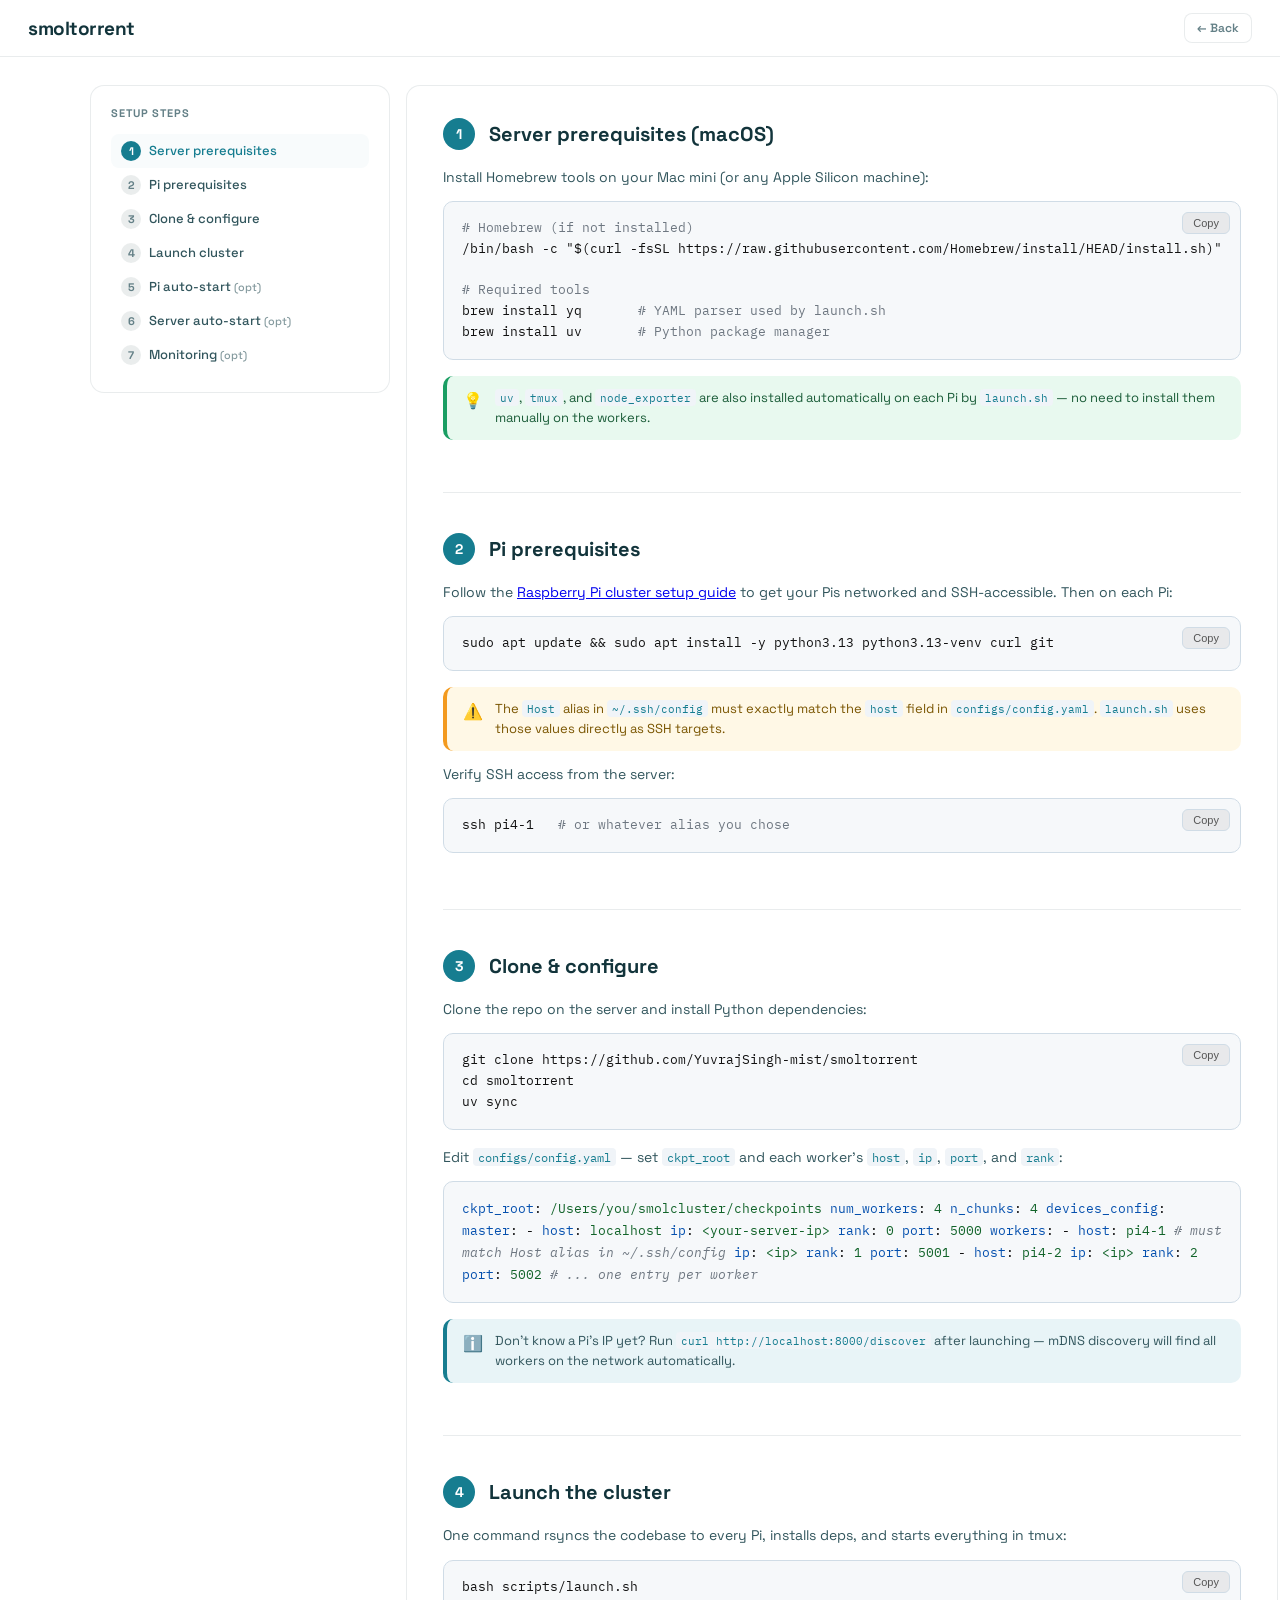
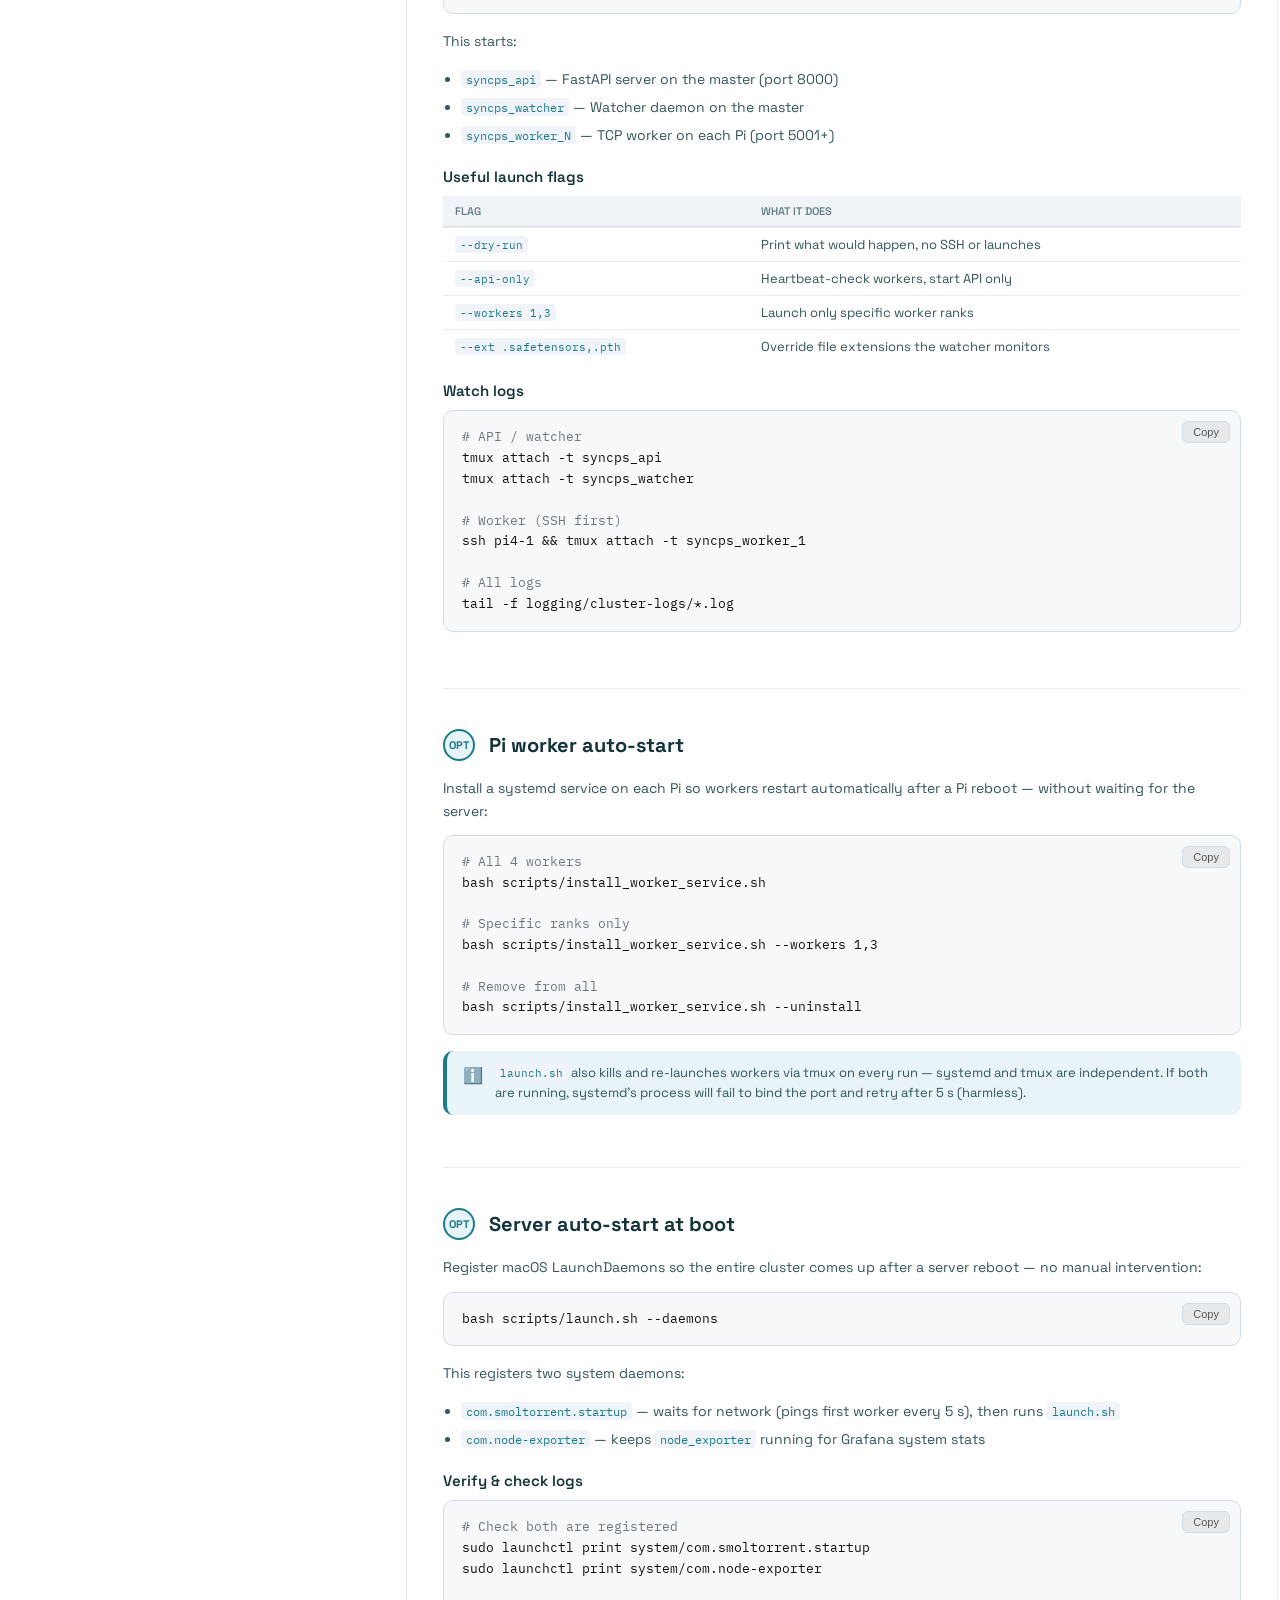
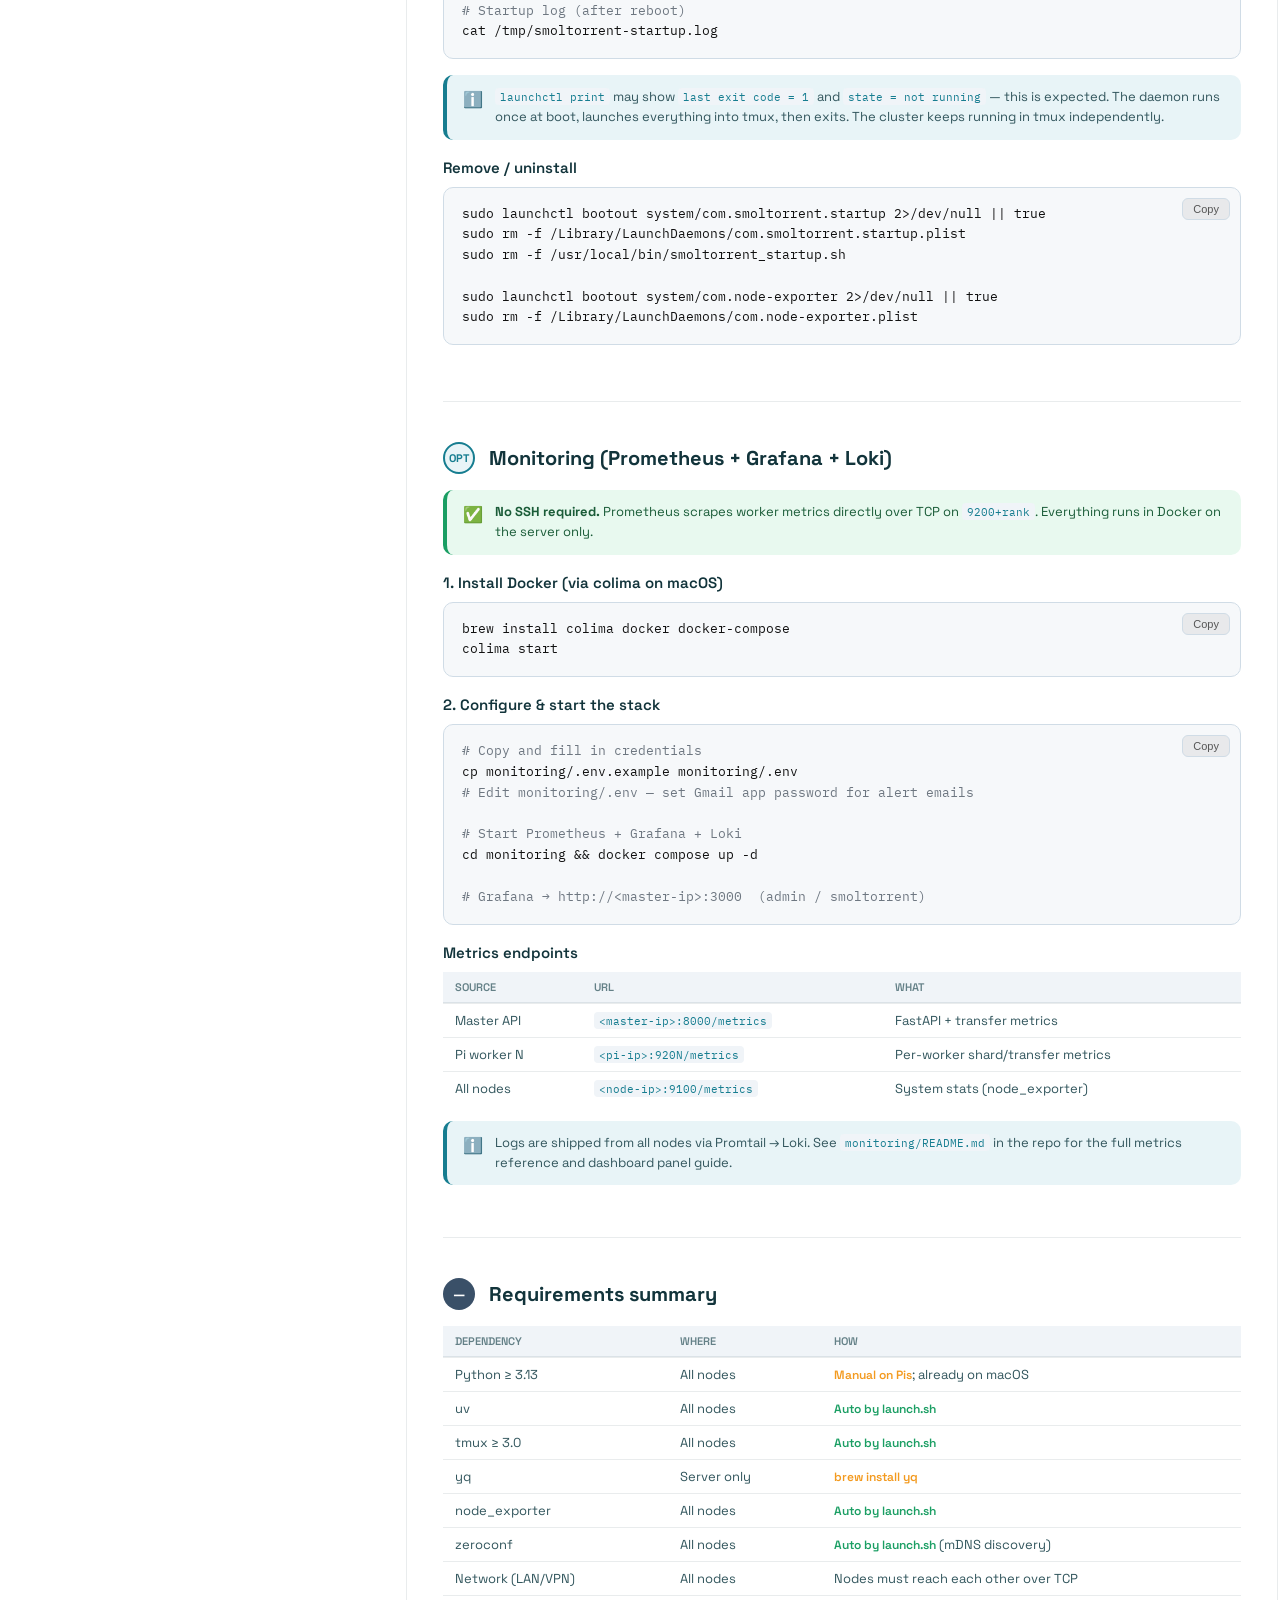
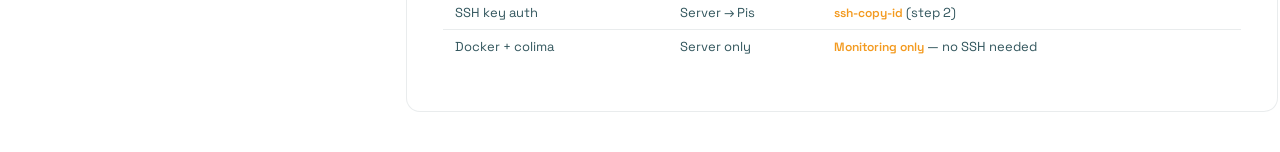
<file: frontend/setup.html>
<!DOCTYPE html>
<html lang="en">
<head>
  <meta charset="UTF-8">
  <meta name="viewport" content="width=device-width, initial-scale=1.0">
  <title>smoltorrent — Setup Guide</title>
  <link rel="preconnect" href="https://fonts.googleapis.com">
  <link rel="preconnect" href="https://fonts.gstatic.com" crossorigin>
  <link href="https://fonts.googleapis.com/css2?family=Space+Grotesk:wght@400;500;700&family=IBM+Plex+Mono:wght@400;500&display=swap" rel="stylesheet">
  <style>
    *, *::before, *::after { margin:0; padding:0; box-sizing:border-box; }

    :root {
      --bg-0: #f8fbfc;
      --bg-2: #ffffff;
      --ink: #12343b;
      --ink-2: #32565d;
      --ink-3: #648087;
      --accent: #f39a1f;
      --teal: #167d90;
      --green: #1a9e63;
      --red: #c0392b;
      --panel: rgba(255,255,255,0.82);
      --line: rgba(18,52,59,0.09);
      --r: 14px;
    }

    body {
      font-family: 'Space Grotesk', sans-serif;
      background: #ffffff;
      min-height: 100vh;
      color: var(--ink);
      display: flex;
      flex-direction: column;
    }

    header {
      position: sticky; top: 0; z-index: 20;
      display: flex; align-items: center; justify-content: space-between;
      padding: 13px 28px;
      background: var(--panel); backdrop-filter: blur(14px);
      border-bottom: 1px solid var(--line);
    }
    .logo {
      font-size: 19px; font-weight: 700; letter-spacing: -.5px;
      color: var(--ink); text-decoration: none;
    }
    .logo:hover { opacity: 0.82; }
    .nav-back {
      font-size: 12px; font-weight: 600; color: var(--ink-3);
      text-decoration: none; display: flex; align-items: center; gap: 6px;
      padding: 6px 12px; border: 1px solid var(--line); border-radius: 8px;
      background: rgba(255,255,255,0.7); transition: background .14s, color .14s;
    }
    .nav-back:hover { background: rgba(255,255,255,1); color: var(--ink); }

    .setup-shell {
      flex: 1;
      padding: 28px 24px 40px;
      background: #ffffff;
    }
    .setup-wrap {
      max-width: 1100px;
      margin: 0 auto;
      display: grid;
      gap: 16px;
      grid-template-columns: 300px 1fr;
    }

    /* ─── Sidebar ─────────────────────────────────────────────────────── */
    .sidebar {
      border: 1px solid var(--line);
      border-radius: var(--r);
      background: rgba(255,255,255,0.92);
      padding: 20px;
      height: fit-content;
      position: sticky;
      top: 70px;
    }
    .sidebar-title {
      font-size: 11px; font-weight: 700; letter-spacing: .08em;
      text-transform: uppercase; color: var(--ink-3);
      margin-bottom: 14px;
    }
    .sidebar nav a {
      display: block; padding: 7px 10px; border-radius: 8px;
      font-size: 13px; font-weight: 500; color: var(--ink-2);
      text-decoration: none; transition: background .12s, color .12s;
    }
    .sidebar nav a:hover, .sidebar nav a.active {
      background: var(--bg-0); color: var(--teal);
    }
    .sidebar nav a .step-num {
      display: inline-block; width: 20px; height: 20px;
      background: var(--line); border-radius: 50%;
      font-size: 11px; font-weight: 700; text-align: center; line-height: 20px;
      margin-right: 8px; color: var(--ink-3);
    }
    .sidebar nav a.active .step-num {
      background: var(--teal); color: #fff;
    }

    /* ─── Main content ─────────────────────────────────────────────────── */
    .setup-main {
      border: 1px solid var(--line);
      border-radius: var(--r);
      background: rgba(255,255,255,0.92);
      padding: 32px 36px;
    }

    .step-section {
      margin-bottom: 40px;
      padding-bottom: 40px;
      border-bottom: 1px solid var(--line);
    }
    .step-section:last-child {
      border-bottom: none;
      margin-bottom: 0;
      padding-bottom: 0;
    }

    .step-header {
      display: flex; align-items: center; gap: 14px; margin-bottom: 16px;
    }
    .step-badge {
      display: flex; align-items: center; justify-content: center;
      width: 32px; height: 32px; border-radius: 50%;
      background: var(--teal); color: #fff;
      font-size: 14px; font-weight: 700; flex-shrink: 0;
    }
    .step-badge.optional {
      background: #e8f4f7; color: var(--teal);
      border: 2px solid var(--teal);
      font-size: 11px;
    }
    h2.step-title {
      font-size: 20px; font-weight: 700; color: var(--ink);
    }
    h3.sub-title {
      font-size: 15px; font-weight: 600; color: var(--ink);
      margin: 18px 0 8px;
    }
    p.desc {
      font-size: 14px; line-height: 1.65; color: var(--ink-2);
      margin-bottom: 12px;
    }

    /* ─── Code blocks ─────────────────────────────────────────────────── */
    .code-block {
      position: relative;
      background: #f6f8fa;
      border: 1px solid #d0dce6;
      border-radius: 10px;
      margin: 10px 0 16px;
      overflow: hidden;
    }
    .code-block pre {
      padding: 16px 18px;
      font-family: 'IBM Plex Mono', monospace;
      font-size: 13px;
      line-height: 1.6;
      color: #111111;
      overflow-x: auto;
      white-space: pre;
    }
    .code-block .copy-btn {
      position: absolute; top: 10px; right: 10px;
      background: rgba(0,0,0,0.06); border: 1px solid #d0dce6;
      border-radius: 6px; padding: 4px 10px;
      font-size: 11px; color: #555; cursor: pointer;
      transition: background .14s;
    }
    .code-block .copy-btn:hover { background: rgba(0,0,0,0.12); color: #111; }

    /* ─── Callouts ─────────────────────────────────────────────────────── */
    .callout {
      display: flex; gap: 12px; align-items: flex-start;
      padding: 12px 16px; border-radius: 10px;
      margin: 12px 0;
      font-size: 13px; line-height: 1.55;
    }
    .callout.info { background: #e8f4f7; border-left: 4px solid var(--teal); color: var(--ink-2); }
    .callout.warn { background: #fff8e6; border-left: 4px solid var(--accent); color: #7a5500; }
    .callout.tip  { background: #e8f9ef; border-left: 4px solid var(--green); color: #1a5c38; }
    .callout .icon { font-size: 16px; flex-shrink: 0; margin-top: 1px; }

    /* ─── Inline code ─────────────────────────────────────────────────── */
    code {
      background: #f0f4f8; border-radius: 4px;
      padding: 1px 5px; font-family: 'IBM Plex Mono', monospace;
      font-size: 0.88em; color: var(--teal);
    }

    /* ─── Config block ─────────────────────────────────────────────────── */
    .yaml-block {
      background: #f6f8fa;
      border: 1px solid #d0dce6;
      border-radius: 10px;
      padding: 16px 18px;
      font-family: 'IBM Plex Mono', monospace;
      font-size: 13px;
      line-height: 1.7;
      color: #111111;
      overflow-x: auto;
      margin: 10px 0 16px;
    }
    .yaml-key { color: #0550ae; }
    .yaml-val { color: #116329; }
    .yaml-comment { color: #6e7781; font-style: italic; }

    /* ─── Table ─────────────────────────────────────────────────────────── */
    table.req-table {
      width: 100%; border-collapse: collapse;
      font-size: 13px; margin: 10px 0 16px;
    }
    table.req-table th {
      background: #f0f4f8; padding: 8px 12px;
      text-align: left; color: var(--ink-3);
      font-weight: 600; font-size: 11px; text-transform: uppercase;
      border-bottom: 2px solid var(--line);
    }
    table.req-table td {
      padding: 8px 12px; border-bottom: 1px solid var(--line);
      color: var(--ink-2); vertical-align: top;
    }
    table.req-table tr:last-child td { border-bottom: none; }
    .req-auto { color: var(--green); font-weight: 600; font-size: 12px; }
    .req-manual { color: var(--accent); font-weight: 600; font-size: 12px; }

    @media (max-width: 768px) {
      .setup-wrap { grid-template-columns: 1fr; }
      .sidebar { position: static; }
      .setup-main { padding: 20px; }
    }
  </style>
</head>
<body>

<header>
  <a class="logo" href="./index.html">smoltorrent</a>
  <a class="nav-back" href="./index.html">← Back</a>
</header>

<div class="setup-shell">
  <div class="setup-wrap">

    <!-- ─── Sidebar ───────────────────────────────────────────────────── -->
    <aside class="sidebar">
      <div class="sidebar-title">Setup Steps</div>
      <nav>
        <a href="#prereqs-server"><span class="step-num">1</span>Server prerequisites</a>
        <a href="#prereqs-pi"><span class="step-num">2</span>Pi prerequisites</a>
        <a href="#clone"><span class="step-num">3</span>Clone &amp; configure</a>
        <a href="#launch"><span class="step-num">4</span>Launch cluster</a>
        <a href="#pi-autostart"><span class="step-num">5</span>Pi auto-start <small style="opacity:.6">(opt)</small></a>
        <a href="#server-autostart"><span class="step-num">6</span>Server auto-start <small style="opacity:.6">(opt)</small></a>
        <a href="#monitoring"><span class="step-num">7</span>Monitoring <small style="opacity:.6">(opt)</small></a>
      </nav>
    </aside>

    <!-- ─── Main ──────────────────────────────────────────────────────── -->
    <main class="setup-main">

      <!-- Step 1: Server prerequisites -->
      <section class="step-section" id="prereqs-server">
        <div class="step-header">
          <div class="step-badge">1</div>
          <h2 class="step-title">Server prerequisites (macOS)</h2>
        </div>

        <p class="desc">Install Homebrew tools on your Mac mini (or any Apple Silicon machine):</p>
        <div class="code-block">
          <pre><span style="color:#6e7781"># Homebrew (if not installed)</span>
/bin/bash -c "$(curl -fsSL https://raw.githubusercontent.com/Homebrew/install/HEAD/install.sh)"

<span style="color:#6e7781"># Required tools</span>
brew install yq       <span style="color:#6e7781"># YAML parser used by launch.sh</span>
brew install uv       <span style="color:#6e7781"># Python package manager</span></pre>
          <button class="copy-btn" onclick="copyCode(this)">Copy</button>
        </div>

        <div class="callout tip">
          <span class="icon">💡</span>
          <span><code>uv</code>, <code>tmux</code>, and <code>node_exporter</code> are also installed automatically on each Pi by <code>launch.sh</code> — no need to install them manually on the workers.</span>
        </div>
      </section>

      <!-- Step 2: Pi prerequisites -->
      <section class="step-section" id="prereqs-pi">
        <div class="step-header">
          <div class="step-badge">2</div>
          <h2 class="step-title">Pi prerequisites</h2>
        </div>

        <p class="desc">
          Follow the <a href="https://www.smolhub.com/posts/raspberry-pi-cluster-setup-guide" target="_blank" rel="noopener noreferrer">Raspberry Pi cluster setup guide</a>
          to get your Pis networked and SSH-accessible. Then on each Pi:
        </p>
        <div class="code-block">
          <pre>sudo apt update && sudo apt install -y python3.13 python3.13-venv curl git</pre>
          <button class="copy-btn" onclick="copyCode(this)">Copy</button>
        </div>

        <div class="callout warn">
          <span class="icon">⚠️</span>
          <span>The <code>Host</code> alias in <code>~/.ssh/config</code> must exactly match the <code>host</code> field in <code>configs/config.yaml</code>. <code>launch.sh</code> uses those values directly as SSH targets.</span>
        </div>

        <p class="desc">Verify SSH access from the server:</p>
        <div class="code-block">
          <pre>ssh pi4-1   <span style="color:#6e7781"># or whatever alias you chose</span></pre>
          <button class="copy-btn" onclick="copyCode(this)">Copy</button>
        </div>
      </section>

      <!-- Step 3: Clone & configure -->
      <section class="step-section" id="clone">
        <div class="step-header">
          <div class="step-badge">3</div>
          <h2 class="step-title">Clone &amp; configure</h2>
        </div>

        <p class="desc">Clone the repo on the server and install Python dependencies:</p>
        <div class="code-block">
          <pre>git clone https://github.com/YuvrajSingh-mist/smoltorrent
cd smoltorrent
uv sync</pre>
          <button class="copy-btn" onclick="copyCode(this)">Copy</button>
        </div>

        <p class="desc">Edit <code>configs/config.yaml</code> — set <code>ckpt_root</code> and each worker's <code>host</code>, <code>ip</code>, <code>port</code>, and <code>rank</code>:</p>
        <div class="yaml-block">
<span class="yaml-key">ckpt_root</span>: <span class="yaml-val">/Users/you/smolcluster/checkpoints</span>
<span class="yaml-key">num_workers</span>: <span class="yaml-val">4</span>
<span class="yaml-key">n_chunks</span>: <span class="yaml-val">4</span>

<span class="yaml-key">devices_config</span>:
  <span class="yaml-key">master</span>:
    - <span class="yaml-key">host</span>: <span class="yaml-val">localhost</span>
      <span class="yaml-key">ip</span>: <span class="yaml-val">&lt;your-server-ip&gt;</span>
      <span class="yaml-key">rank</span>: <span class="yaml-val">0</span>
      <span class="yaml-key">port</span>: <span class="yaml-val">5000</span>
  <span class="yaml-key">workers</span>:
    - <span class="yaml-key">host</span>: <span class="yaml-val">pi4-1</span>    <span class="yaml-comment"># must match Host alias in ~/.ssh/config</span>
      <span class="yaml-key">ip</span>: <span class="yaml-val">&lt;ip&gt;</span>
      <span class="yaml-key">rank</span>: <span class="yaml-val">1</span>
      <span class="yaml-key">port</span>: <span class="yaml-val">5001</span>
    - <span class="yaml-key">host</span>: <span class="yaml-val">pi4-2</span>
      <span class="yaml-key">ip</span>: <span class="yaml-val">&lt;ip&gt;</span>
      <span class="yaml-key">rank</span>: <span class="yaml-val">2</span>
      <span class="yaml-key">port</span>: <span class="yaml-val">5002</span>
    <span class="yaml-comment"># ... one entry per worker</span>
        </div>

        <div class="callout info">
          <span class="icon">ℹ️</span>
          <span>Don't know a Pi's IP yet? Run <code>curl http://localhost:8000/discover</code> after launching — mDNS discovery will find all workers on the network automatically.</span>
        </div>
      </section>

      <!-- Step 4: Launch -->
      <section class="step-section" id="launch">
        <div class="step-header">
          <div class="step-badge">4</div>
          <h2 class="step-title">Launch the cluster</h2>
        </div>

        <p class="desc">One command rsyncs the codebase to every Pi, installs deps, and starts everything in tmux:</p>
        <div class="code-block">
          <pre>bash scripts/launch.sh</pre>
          <button class="copy-btn" onclick="copyCode(this)">Copy</button>
        </div>

        <p class="desc">This starts:</p>
        <ul style="font-size:14px; color: var(--ink-2); line-height:2; margin: 0 0 14px 18px;">
          <li><code>syncps_api</code> — FastAPI server on the master (port 8000)</li>
          <li><code>syncps_watcher</code> — Watcher daemon on the master</li>
          <li><code>syncps_worker_N</code> — TCP worker on each Pi (port 5001+)</li>
        </ul>

        <h3 class="sub-title">Useful launch flags</h3>
        <table class="req-table">
          <thead><tr><th>Flag</th><th>What it does</th></tr></thead>
          <tbody>
            <tr><td><code>--dry-run</code></td><td>Print what would happen, no SSH or launches</td></tr>
            <tr><td><code>--api-only</code></td><td>Heartbeat-check workers, start API only</td></tr>
            <tr><td><code>--workers 1,3</code></td><td>Launch only specific worker ranks</td></tr>
            <tr><td><code>--ext .safetensors,.pth</code></td><td>Override file extensions the watcher monitors</td></tr>
          </tbody>
        </table>

        <h3 class="sub-title">Watch logs</h3>
        <div class="code-block">
          <pre><span style="color:#6e7781"># API / watcher</span>
tmux attach -t syncps_api
tmux attach -t syncps_watcher

<span style="color:#6e7781"># Worker (SSH first)</span>
ssh pi4-1 && tmux attach -t syncps_worker_1

<span style="color:#6e7781"># All logs</span>
tail -f logging/cluster-logs/*.log</pre>
          <button class="copy-btn" onclick="copyCode(this)">Copy</button>
        </div>
      </section>

      <!-- Step 5: Pi auto-start -->
      <section class="step-section" id="pi-autostart">
        <div class="step-header">
          <div class="step-badge optional">OPT</div>
          <h2 class="step-title">Pi worker auto-start</h2>
        </div>

        <p class="desc">Install a systemd service on each Pi so workers restart automatically after a Pi reboot — without waiting for the server:</p>
        <div class="code-block">
          <pre><span style="color:#6e7781"># All 4 workers</span>
bash scripts/install_worker_service.sh

<span style="color:#6e7781"># Specific ranks only</span>
bash scripts/install_worker_service.sh --workers 1,3

<span style="color:#6e7781"># Remove from all</span>
bash scripts/install_worker_service.sh --uninstall</pre>
          <button class="copy-btn" onclick="copyCode(this)">Copy</button>
        </div>

        <div class="callout info">
          <span class="icon">ℹ️</span>
          <span><code>launch.sh</code> also kills and re-launches workers via tmux on every run — systemd and tmux are independent. If both are running, systemd's process will fail to bind the port and retry after 5&nbsp;s (harmless).</span>
        </div>
      </section>

      <!-- Step 6: Server auto-start -->
      <section class="step-section" id="server-autostart">
        <div class="step-header">
          <div class="step-badge optional">OPT</div>
          <h2 class="step-title">Server auto-start at boot</h2>
        </div>

        <p class="desc">Register macOS LaunchDaemons so the entire cluster comes up after a server reboot — no manual intervention:</p>
        <div class="code-block">
          <pre>bash scripts/launch.sh --daemons</pre>
          <button class="copy-btn" onclick="copyCode(this)">Copy</button>
        </div>

        <p class="desc">This registers two system daemons:</p>
        <ul style="font-size:14px; color: var(--ink-2); line-height:2; margin: 0 0 14px 18px;">
          <li><code>com.smoltorrent.startup</code> — waits for network (pings first worker every 5&nbsp;s), then runs <code>launch.sh</code></li>
          <li><code>com.node-exporter</code> — keeps <code>node_exporter</code> running for Grafana system stats</li>
        </ul>

        <h3 class="sub-title">Verify &amp; check logs</h3>
        <div class="code-block">
          <pre><span style="color:#6e7781"># Check both are registered</span>
sudo launchctl print system/com.smoltorrent.startup
sudo launchctl print system/com.node-exporter

<span style="color:#6e7781"># Startup log (after reboot)</span>
cat /tmp/smoltorrent-startup.log</pre>
          <button class="copy-btn" onclick="copyCode(this)">Copy</button>
        </div>

        <div class="callout info">
          <span class="icon">ℹ️</span>
          <span><code>launchctl print</code> may show <code>last exit code = 1</code> and <code>state = not running</code> — this is expected. The daemon runs once at boot, launches everything into tmux, then exits. The cluster keeps running in tmux independently.</span>
        </div>

        <h3 class="sub-title">Remove / uninstall</h3>
        <div class="code-block">
          <pre>sudo launchctl bootout system/com.smoltorrent.startup 2>/dev/null || true
sudo rm -f /Library/LaunchDaemons/com.smoltorrent.startup.plist
sudo rm -f /usr/local/bin/smoltorrent_startup.sh

sudo launchctl bootout system/com.node-exporter 2>/dev/null || true
sudo rm -f /Library/LaunchDaemons/com.node-exporter.plist</pre>
          <button class="copy-btn" onclick="copyCode(this)">Copy</button>
        </div>
      </section>

      <!-- Step 7: Monitoring -->
      <section class="step-section" id="monitoring">
        <div class="step-header">
          <div class="step-badge optional">OPT</div>
          <h2 class="step-title">Monitoring (Prometheus + Grafana + Loki)</h2>
        </div>

        <div class="callout tip">
          <span class="icon">✅</span>
          <span><strong>No SSH required.</strong> Prometheus scrapes worker metrics directly over TCP on <code>9200+rank</code>. Everything runs in Docker on the server only.</span>
        </div>

        <h3 class="sub-title">1. Install Docker (via colima on macOS)</h3>
        <div class="code-block">
          <pre>brew install colima docker docker-compose
colima start</pre>
          <button class="copy-btn" onclick="copyCode(this)">Copy</button>
        </div>

        <h3 class="sub-title">2. Configure &amp; start the stack</h3>
        <div class="code-block">
          <pre><span style="color:#6e7781"># Copy and fill in credentials</span>
cp monitoring/.env.example monitoring/.env
<span style="color:#6e7781"># Edit monitoring/.env — set Gmail app password for alert emails</span>

<span style="color:#6e7781"># Start Prometheus + Grafana + Loki</span>
cd monitoring && docker compose up -d

<span style="color:#6e7781"># Grafana → http://&lt;master-ip&gt;:3000  (admin / smoltorrent)</span></pre>
          <button class="copy-btn" onclick="copyCode(this)">Copy</button>
        </div>

        <h3 class="sub-title">Metrics endpoints</h3>
        <table class="req-table">
          <thead><tr><th>Source</th><th>URL</th><th>What</th></tr></thead>
          <tbody>
            <tr><td>Master API</td><td><code>&lt;master-ip&gt;:8000/metrics</code></td><td>FastAPI + transfer metrics</td></tr>
            <tr><td>Pi worker N</td><td><code>&lt;pi-ip&gt;:920N/metrics</code></td><td>Per-worker shard/transfer metrics</td></tr>
            <tr><td>All nodes</td><td><code>&lt;node-ip&gt;:9100/metrics</code></td><td>System stats (node_exporter)</td></tr>
          </tbody>
        </table>

        <div class="callout info">
          <span class="icon">ℹ️</span>
          <span>Logs are shipped from all nodes via Promtail → Loki. See <code>monitoring/README.md</code> in the repo for the full metrics reference and dashboard panel guide.</span>
        </div>
      </section>

      <!-- Requirements summary -->
      <section class="step-section" id="requirements">
        <div class="step-header">
          <div class="step-badge" style="background: #3a5068;">—</div>
          <h2 class="step-title">Requirements summary</h2>
        </div>

        <table class="req-table">
          <thead><tr><th>Dependency</th><th>Where</th><th>How</th></tr></thead>
          <tbody>
            <tr><td>Python ≥ 3.13</td><td>All nodes</td><td><span class="req-manual">Manual on Pis</span>; already on macOS</td></tr>
            <tr><td>uv</td><td>All nodes</td><td><span class="req-auto">Auto by launch.sh</span></td></tr>
            <tr><td>tmux ≥ 3.0</td><td>All nodes</td><td><span class="req-auto">Auto by launch.sh</span></td></tr>
            <tr><td>yq</td><td>Server only</td><td><span class="req-manual">brew install yq</span></td></tr>
            <tr><td>node_exporter</td><td>All nodes</td><td><span class="req-auto">Auto by launch.sh</span></td></tr>
            <tr><td>zeroconf</td><td>All nodes</td><td><span class="req-auto">Auto by launch.sh</span> (mDNS discovery)</td></tr>
            <tr><td>Network (LAN/VPN)</td><td>All nodes</td><td>Nodes must reach each other over TCP</td></tr>
            <tr><td>SSH key auth</td><td>Server → Pis</td><td><span class="req-manual">ssh-copy-id</span> (step 2)</td></tr>
            <tr><td>Docker + colima</td><td>Server only</td><td><span class="req-manual">Monitoring only</span> — no SSH needed</td></tr>
          </tbody>
        </table>
      </section>

    </main>
  </div>
</div>

<script>
  function copyCode(btn) {
    const pre = btn.previousElementSibling;
    navigator.clipboard.writeText(pre.innerText).then(() => {
      btn.textContent = 'Copied!';
      setTimeout(() => btn.textContent = 'Copy', 1800);
    });
  }

  // Highlight active sidebar link on scroll
  const sections = document.querySelectorAll('.step-section');
  const links = document.querySelectorAll('.sidebar nav a');
  const observer = new IntersectionObserver(entries => {
    entries.forEach(e => {
      if (e.isIntersecting) {
        links.forEach(l => l.classList.remove('active'));
        const link = document.querySelector(`.sidebar nav a[href="#${e.target.id}"]`);
        if (link) link.classList.add('active');
      }
    });
  }, { rootMargin: '-20% 0px -70% 0px' });
  sections.forEach(s => observer.observe(s));
</script>
</body>
</html>
</file>
